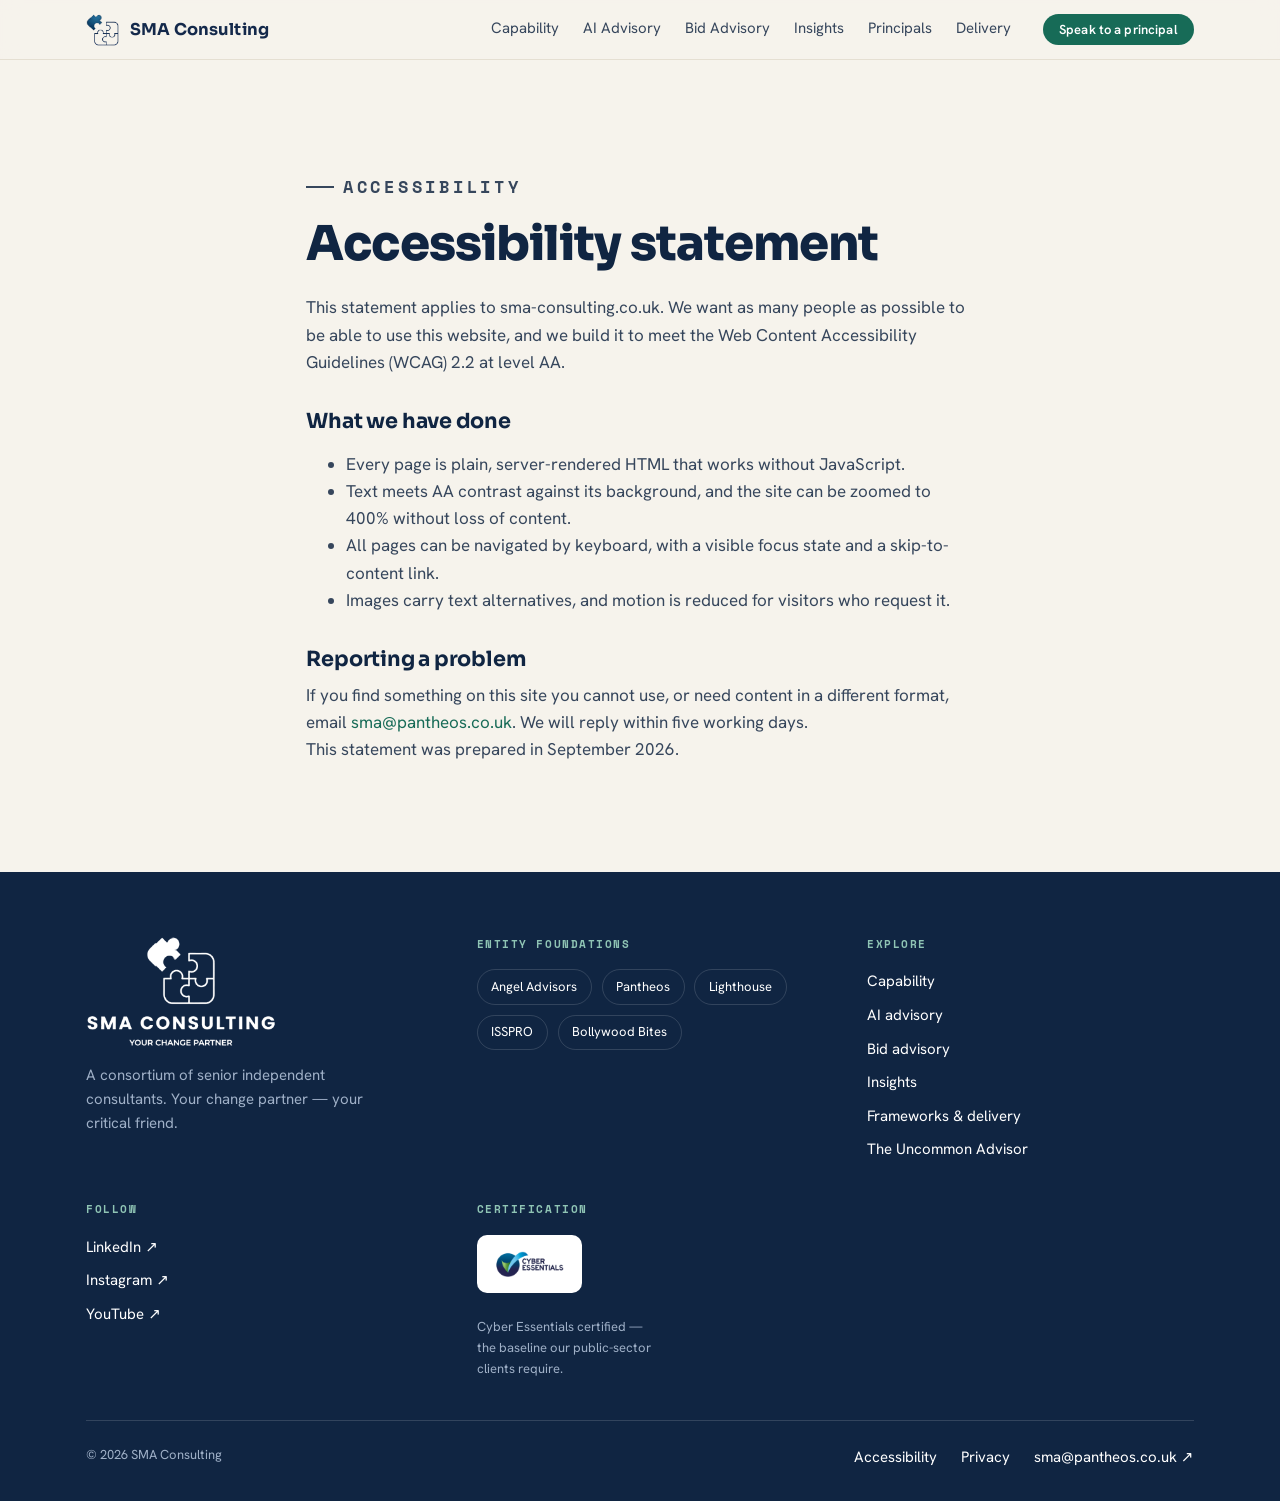
<file: accessibility/index.html>
<!DOCTYPE html>
<html lang="en-GB">
<head>
<meta charset="utf-8" />
<meta name="viewport" content="width=device-width, initial-scale=1" />
<title>Accessibility statement — SMA Consulting</title>
<meta name="description" content="Accessibility statement for sma-consulting.co.uk." />
<meta name="theme-color" content="#14294B" />
<link rel="canonical" href="https://sma-consulting.co.uk/accessibility/" />
<meta property="og:type" content="website" />
<meta property="og:site_name" content="SMA Consulting" />
<meta property="og:title" content="Accessibility statement — SMA Consulting" />
<meta property="og:description" content="Accessibility statement for sma-consulting.co.uk." />
<meta property="og:url" content="https://sma-consulting.co.uk/accessibility/" />
<meta property="og:image" content="https://sma-consulting.co.uk/assets/og-card.jpg" />
<meta property="og:image:width" content="1200" />
<meta property="og:image:height" content="630" />
<meta name="twitter:card" content="summary_large_image" />
<link rel="icon" type="image/png" sizes="32x32" href="../assets/favicon-32.png" />
<link rel="icon" type="image/png" sizes="512x512" href="../assets/favicon-512.png" />
<link rel="apple-touch-icon" href="../assets/apple-touch-icon.png" />
<link rel="preconnect" href="https://fonts.googleapis.com" />
<link rel="preconnect" href="https://fonts.gstatic.com" crossorigin />
<link rel="stylesheet" href="../styles.css" />
<link rel="stylesheet" href="../site.css" />
</head>
<body>
<a class="skip-link" href="#main">Skip to content</a><header class="site-header">
  <div class="sma-container site-header__inner">
    <a class="brand" href="../"><img src="../assets/logo-mark.webp" alt="" width="220" height="218" /><span>SMA Consulting</span></a>
    <div class="header-right">
      <nav class="nav" aria-label="Primary">
        <a href="../#capability">Capability</a>
        <a href="../ai-advisory/">AI Advisory</a>
        <a href="../bid-advisory/">Bid Advisory</a>
        <a href="../insights/">Insights</a>
        <a href="../#principals">Principals</a>
        <a href="../#delivery">Delivery</a>
      </nav>
      <a href="../#contact" class="sma-btn sma-btn--accent sma-btn--sm">Speak to a principal</a>
    </div>
  </div>
</header>
<main id="main">
<section class="section">
  <div class="sma-container narrow legal">
    <p class="sma-eyebrow" style="margin-bottom: var(--space-4);">Accessibility</p>
    <h1 style="font-family: var(--font-display); font-weight: var(--fw-extra); font-size: var(--fs-h1); line-height: 1.12; letter-spacing: var(--ls-tight); color: var(--navy-900); margin: 0 0 var(--space-5);">Accessibility statement</h1>
    <p>This statement applies to sma-consulting.co.uk. We want as many people as possible to be able to use this website, and we build it to meet the Web Content Accessibility Guidelines (WCAG) 2.2 at level AA.</p>
    <h2>What we have done</h2>
    <ul>
      <li>Every page is plain, server-rendered HTML that works without JavaScript.</li>
      <li>Text meets AA contrast against its background, and the site can be zoomed to 400% without loss of content.</li>
      <li>All pages can be navigated by keyboard, with a visible focus state and a skip-to-content link.</li>
      <li>Images carry text alternatives, and motion is reduced for visitors who request it.</li>
    </ul>
    <h2>Reporting a problem</h2>
    <p>If you find something on this site you cannot use, or need content in a different format, email <a href="mailto:sma@pantheos.co.uk">sma@pantheos.co.uk</a>. We will reply within five working days.</p>
    <p>This statement was prepared in September 2026.</p>
  </div>
</section>
</main>
<footer class="site-footer">
  <div class="sma-container">
    <div class="site-footer__cols">
      <div class="footer-brand">
        <img src="../assets/logo-lockup-white.webp" alt="SMA Consulting" width="600" height="352" />
        <p>A consortium of senior independent consultants. Your change partner &mdash; your critical friend.</p>
      </div>
      <div>
        <div class="footer-head">Entity foundations</div>
        <ul class="chips"><li class="chip chip--on-ink">Angel Advisors</li><li class="chip chip--on-ink">Pantheos</li><li class="chip chip--on-ink">Lighthouse</li><li class="chip chip--on-ink">ISSPRO</li><li class="chip chip--on-ink">Bollywood Bites</li></ul>
      </div>
      <div>
        <div class="footer-head">Explore</div>
        <div class="footer-links">
          <a href="../#capability">Capability</a>
          <a href="../ai-advisory/">AI advisory</a>
          <a href="../bid-advisory/">Bid advisory</a>
          <a href="../insights/">Insights</a>
          <a href="../#delivery">Frameworks &amp; delivery</a>
          <a href="../#podcast">The Uncommon Advisor</a>
        </div>
      </div>
      <div>
        <div class="footer-head">Follow</div>
        <div class="footer-links">
          <a href="https://www.linkedin.com/company/sma-consulting-uk" target="_blank" rel="noopener">LinkedIn &#8599;</a>
          <a href="https://www.instagram.com/sma_consulting_uk/" target="_blank" rel="noopener">Instagram &#8599;</a>
          <a href="https://youtu.be/3t0z7GjU358" target="_blank" rel="noopener">YouTube &#8599;</a>
        </div>
      </div>
      <div>
        <div class="footer-head">Certification</div>
        <div class="cert-plate"><img src="../assets/cyber-essentials.webp" alt="Cyber Essentials certified" width="420" height="199" /></div>
        <p class="cert-note">Cyber Essentials certified &mdash; the baseline our public-sector clients require.</p>
      </div>
    </div>
    <div class="site-footer__base">
      <span>&copy; 2026 SMA Consulting</span>
      <div class="footer-links" style="flex-direction: row; gap: var(--space-5);">
        <a href="../accessibility/">Accessibility</a>
        <a href="../privacy/">Privacy</a>
        <a href="mailto:sma@pantheos.co.uk">sma@pantheos.co.uk &#8599;</a>
      </div>
    </div>
  </div>
</footer>
</body>
</html>
</file>
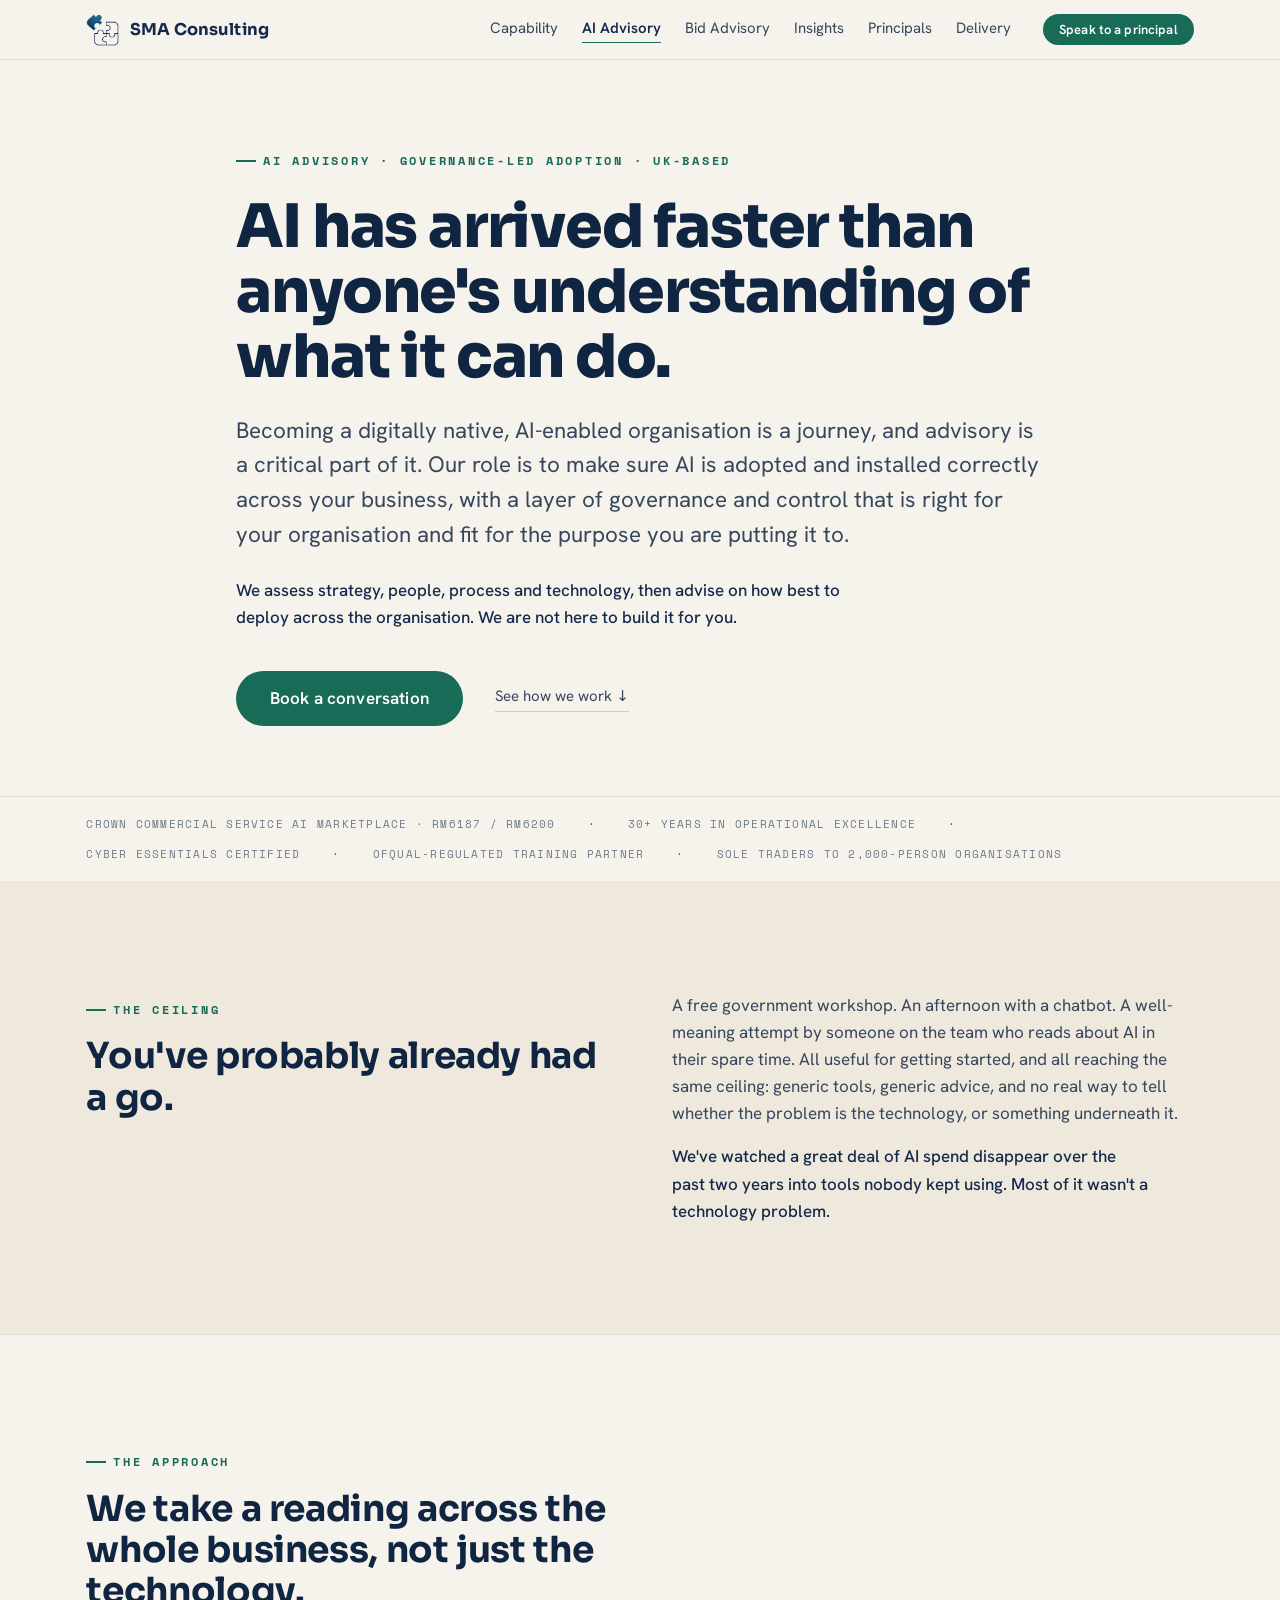
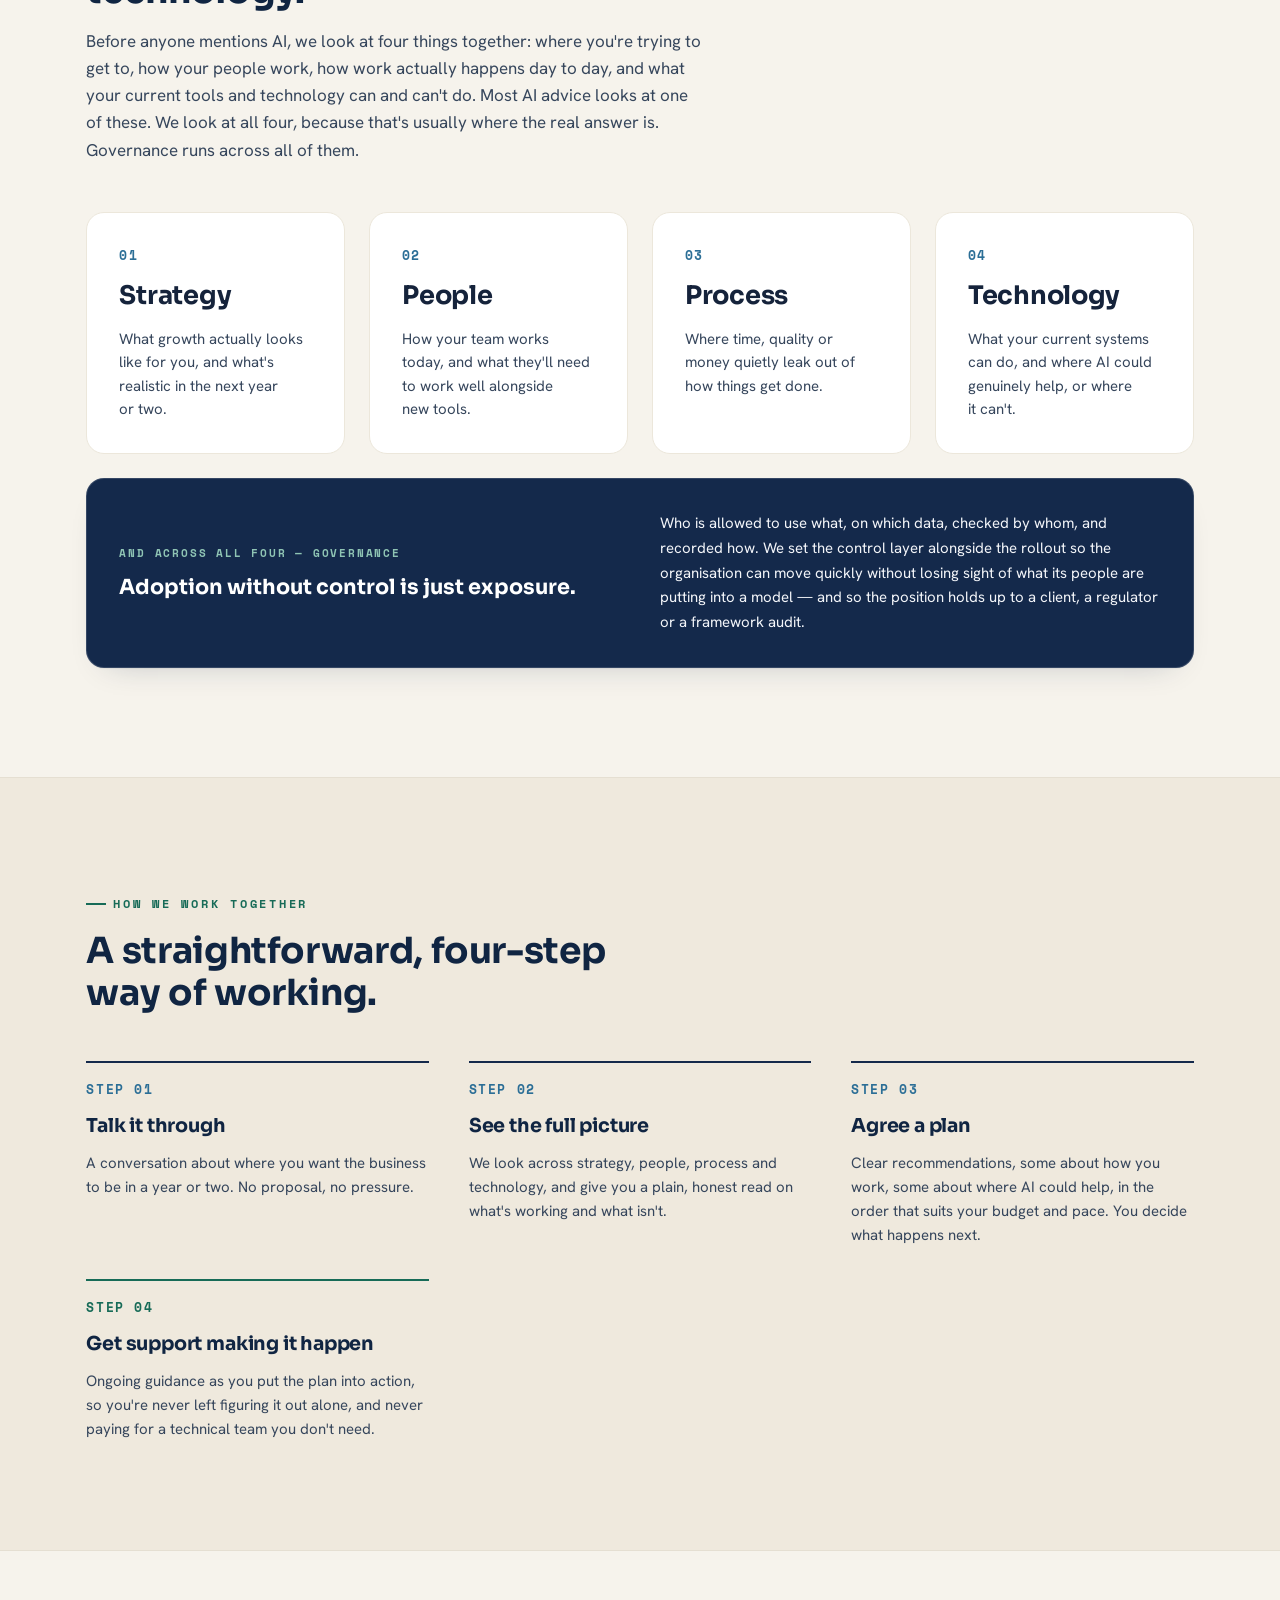
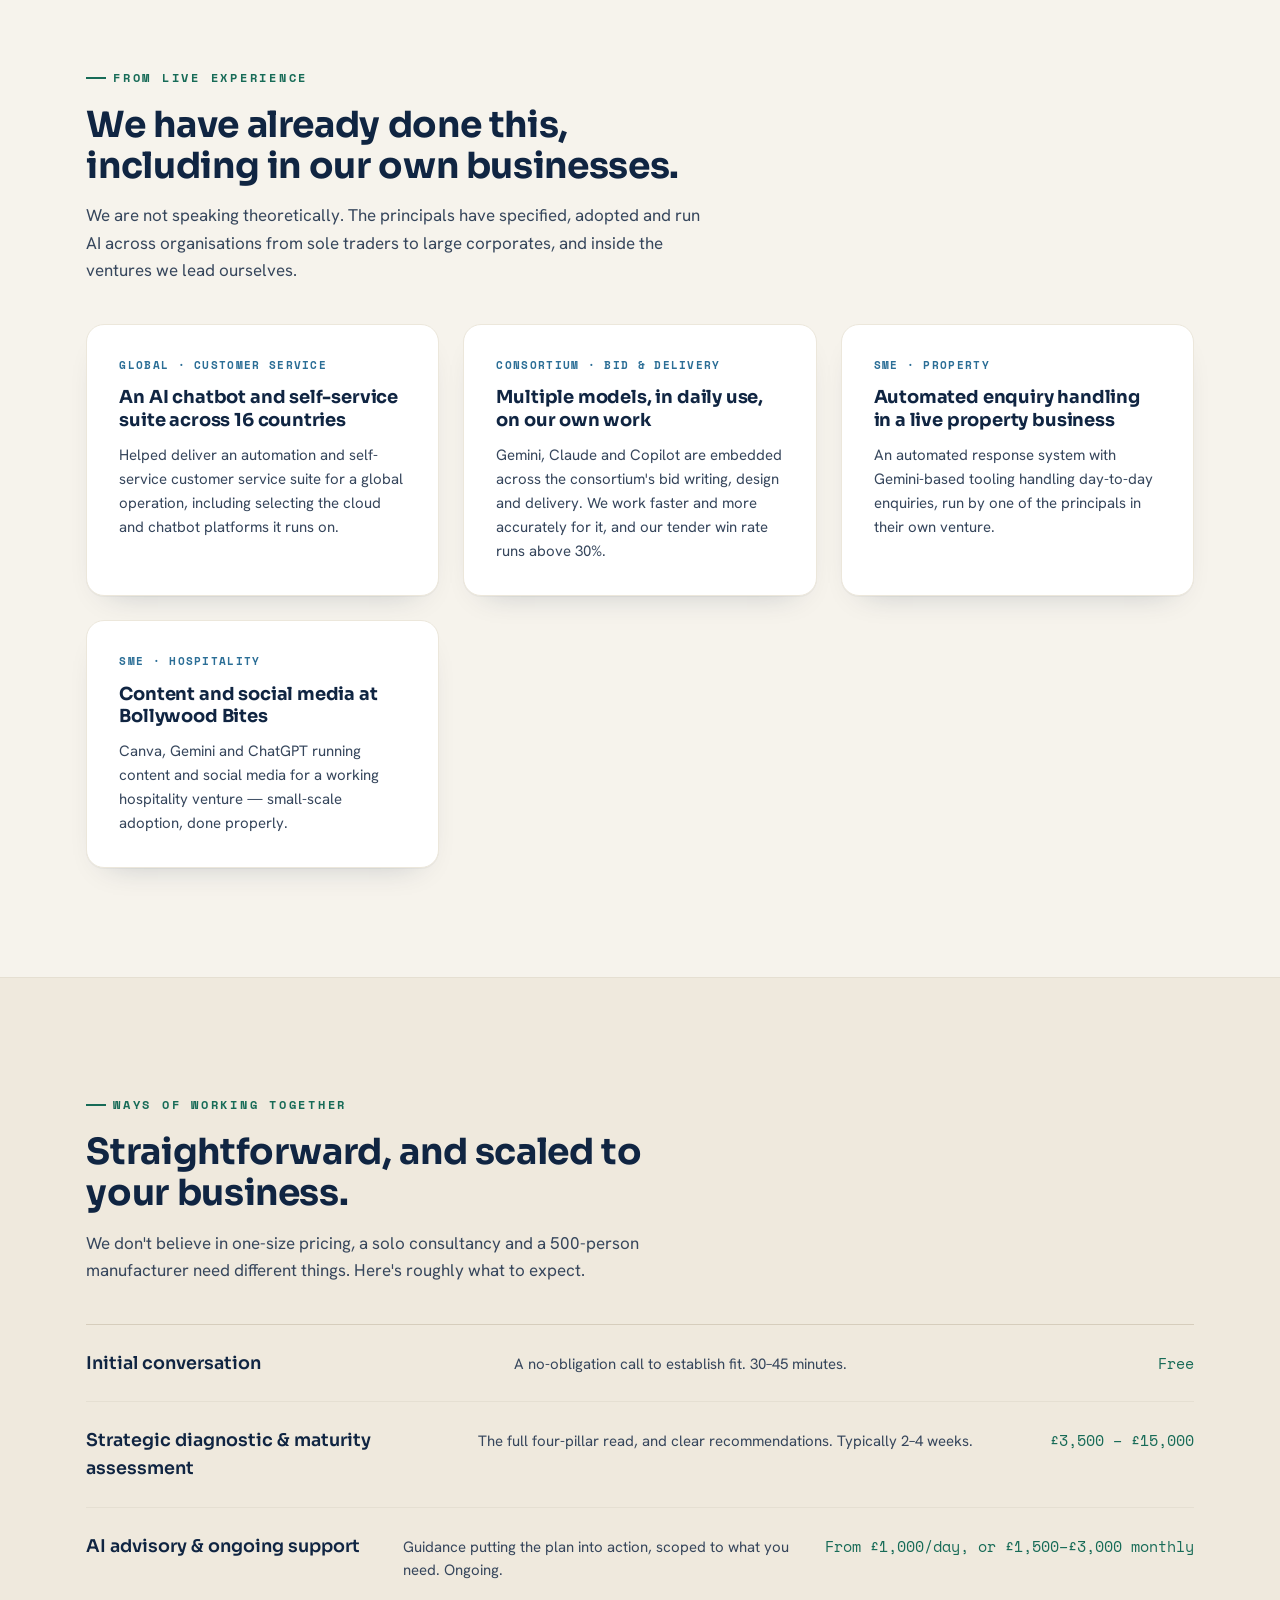
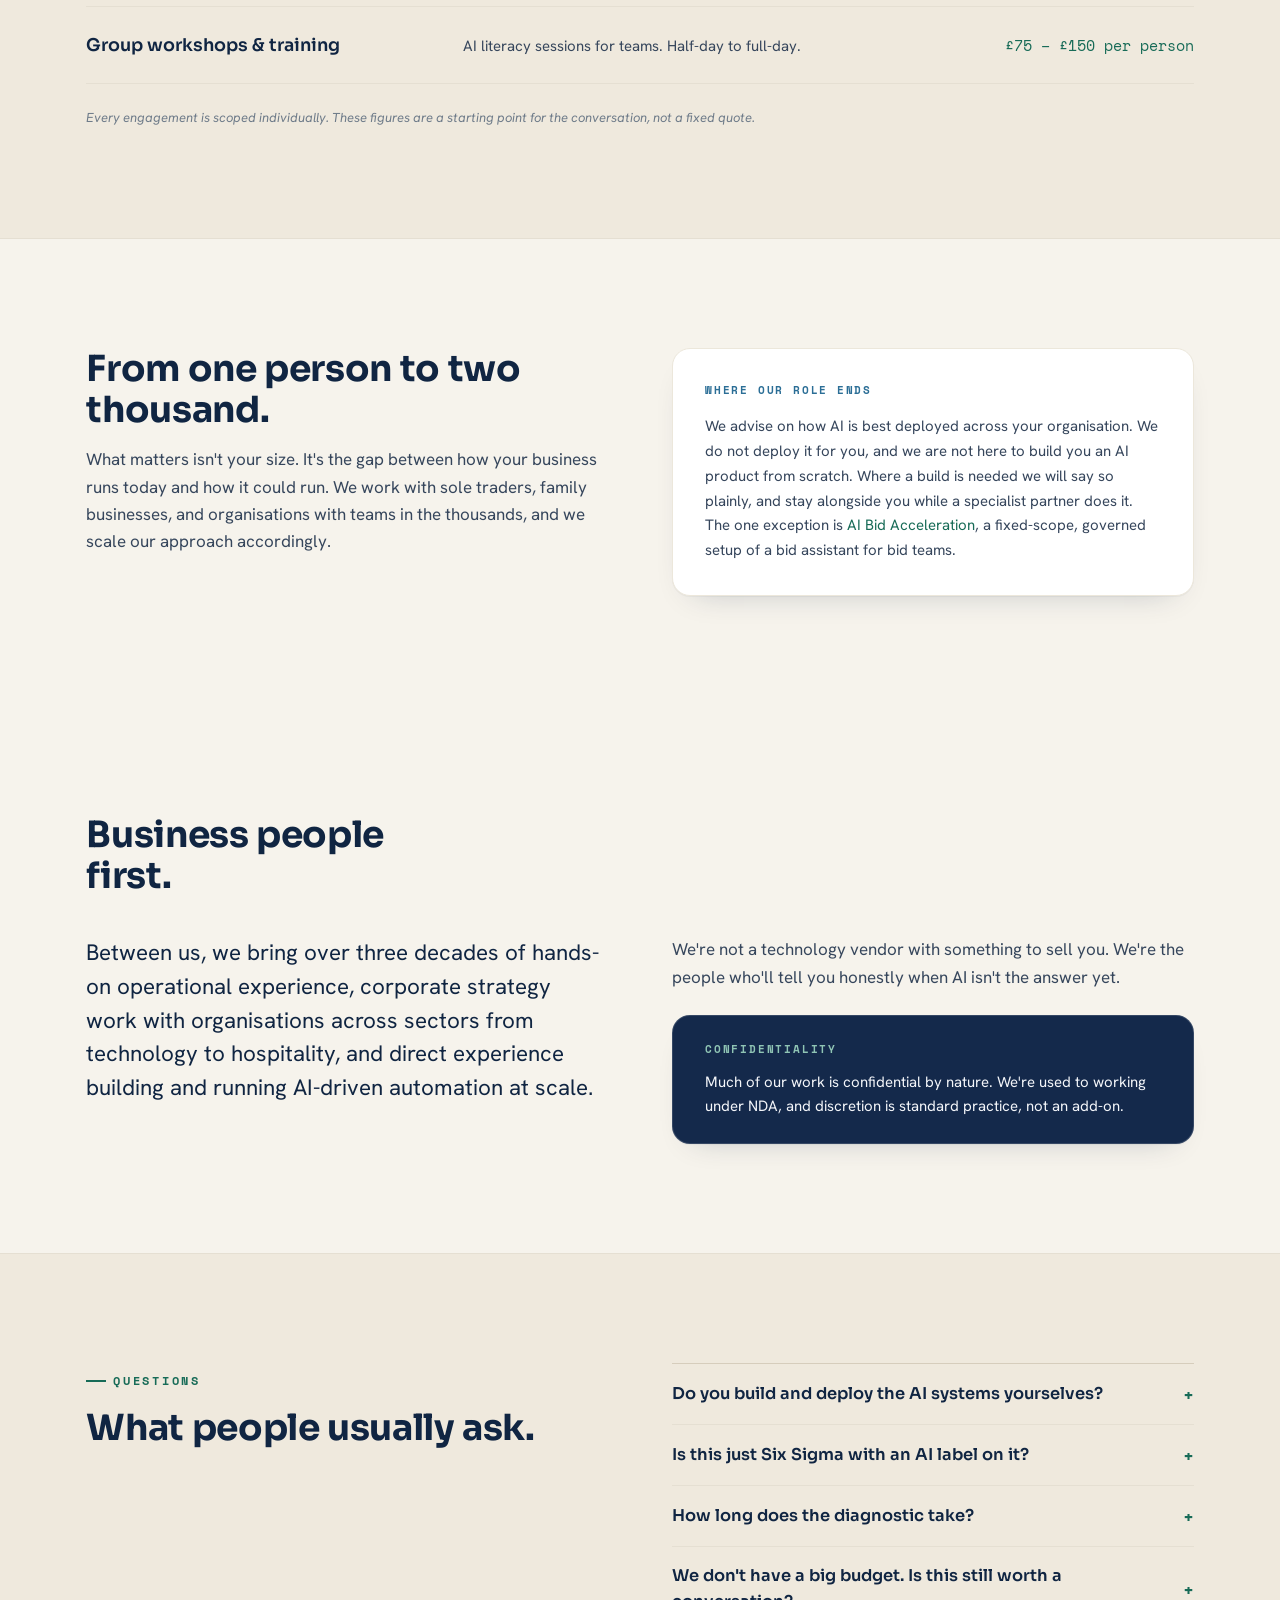
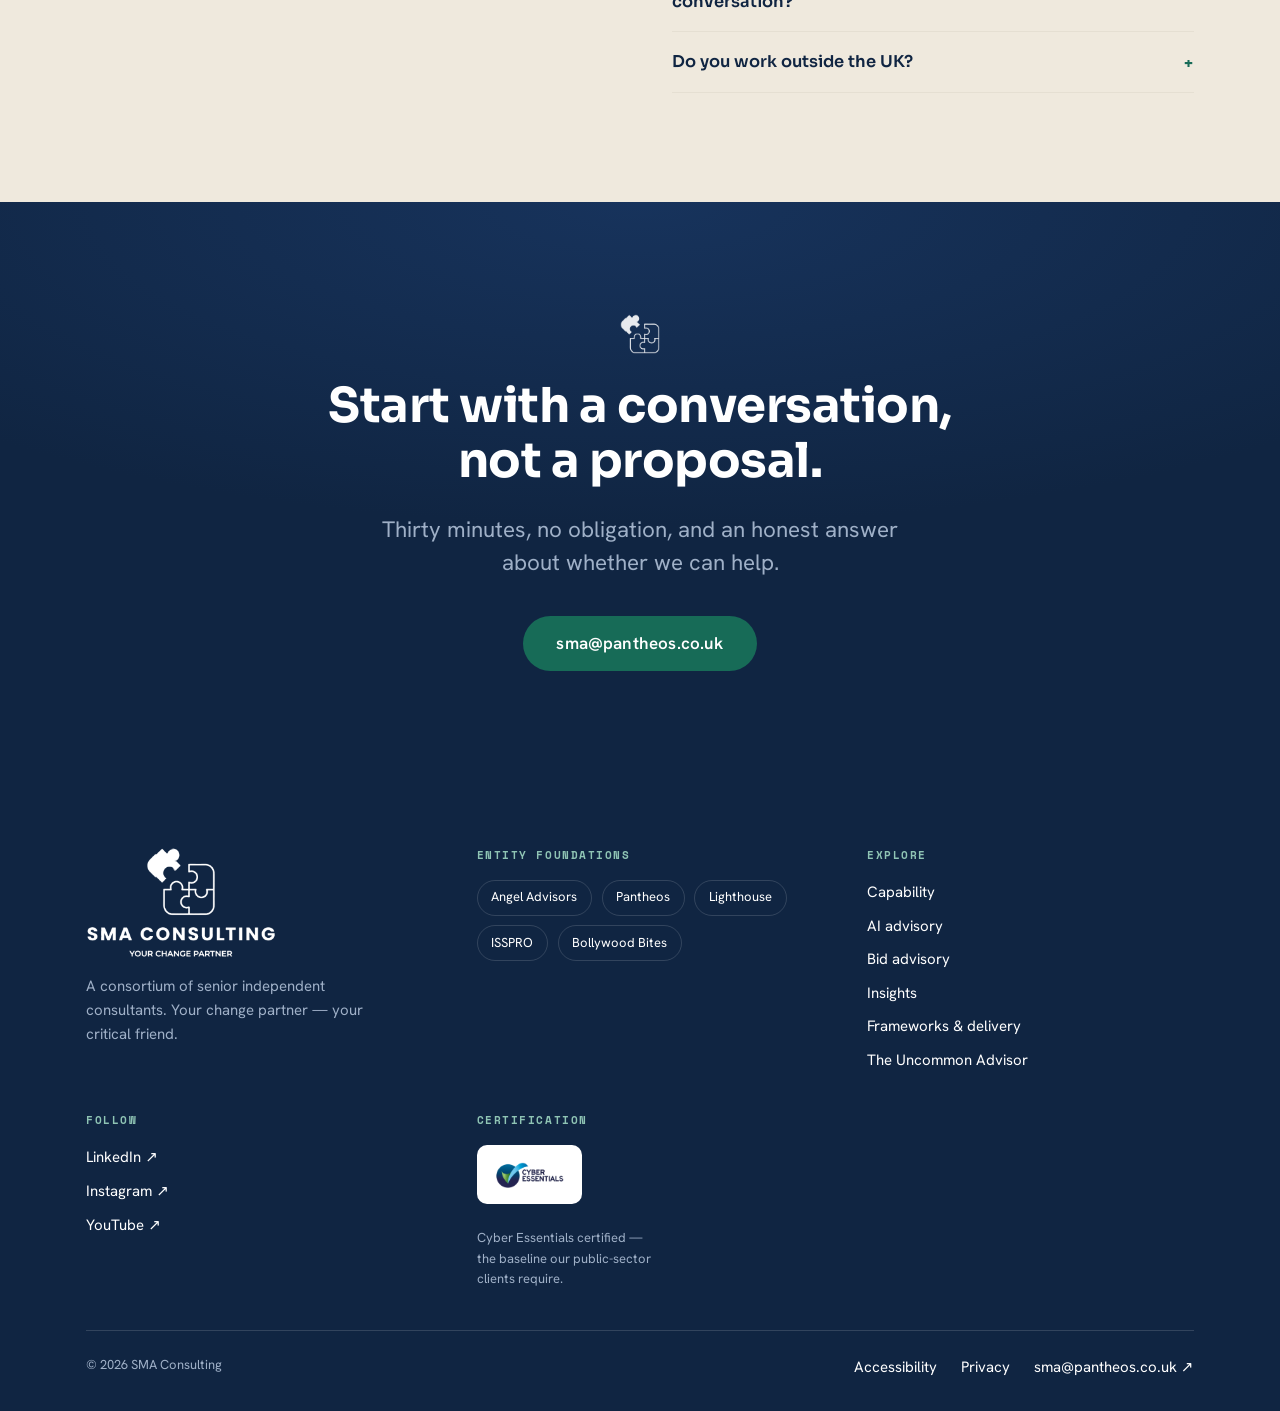
<file: ai-advisory/index.html>
<!DOCTYPE html>
<html lang="en-GB">
<head>
<meta charset="utf-8" />
<meta name="viewport" content="width=device-width, initial-scale=1" />
<title>AI Advisory — SMA Consulting</title>
<meta name="description" content="Governance-led AI advisory. We assess strategy, people, process and technology, then advise on how best to deploy AI across your organisation, with the right layer of control." />
<meta name="theme-color" content="#14294B" />
<link rel="canonical" href="https://sma-consulting.co.uk/ai-advisory/" />
<meta property="og:type" content="website" />
<meta property="og:site_name" content="SMA Consulting" />
<meta property="og:title" content="AI Advisory — SMA Consulting" />
<meta property="og:description" content="Governance-led AI advisory. We assess strategy, people, process and technology, then advise on how best to deploy AI across your organisation, with the right layer of control." />
<meta property="og:url" content="https://sma-consulting.co.uk/ai-advisory/" />
<meta property="og:image" content="https://sma-consulting.co.uk/assets/og-card.jpg" />
<meta property="og:image:width" content="1200" />
<meta property="og:image:height" content="630" />
<meta name="twitter:card" content="summary_large_image" />
<link rel="icon" type="image/png" sizes="32x32" href="../assets/favicon-32.png" />
<link rel="icon" type="image/png" sizes="512x512" href="../assets/favicon-512.png" />
<link rel="apple-touch-icon" href="../assets/apple-touch-icon.png" />
<link rel="preconnect" href="https://fonts.googleapis.com" />
<link rel="preconnect" href="https://fonts.gstatic.com" crossorigin />
<link rel="stylesheet" href="../styles.css" />
<link rel="stylesheet" href="../site.css" />
</head>
<body>
<a class="skip-link" href="#main">Skip to content</a><header class="site-header">
  <div class="sma-container site-header__inner">
    <a class="brand" href="../"><img src="../assets/logo-mark.webp" alt="" width="220" height="218" /><span>SMA Consulting</span></a>
    <div class="header-right">
      <nav class="nav" aria-label="Primary">
        <a href="../#capability">Capability</a>
        <a href="../ai-advisory/" aria-current="page">AI Advisory</a>
        <a href="../bid-advisory/">Bid Advisory</a>
        <a href="../insights/">Insights</a>
        <a href="../#principals">Principals</a>
        <a href="../#delivery">Delivery</a>
      </nav>
      <a href="../#contact" class="sma-btn sma-btn--accent sma-btn--sm">Speak to a principal</a>
    </div>
  </div>
</header>
<main id="main">


    <section style="padding-top: clamp(3rem, 2rem + 4vw, 5.5rem); padding-bottom: 0;">
      <div class="sma-container" style="max-width: 900px;">
        <p class="sma-eyebrow" style="margin-bottom: var(--space-5);">AI Advisory · Governance-led adoption · UK-based</p>
        <h1 style="font-family: var(--font-display); font-weight: var(--fw-extra); font-size: var(--fs-display-2); line-height: 1.08; letter-spacing: var(--ls-tight); color: var(--navy-900); max-width: 21ch; margin: 0 0 var(--space-5);">AI has arrived faster than anyone's understanding of what it can do.</h1>
        <p style="font-size: var(--fs-lead); line-height: 1.55; color: var(--text-body); max-width: 62ch; margin: 0 0 var(--space-5);">Becoming a digitally native, AI-enabled organisation is a journey, and advisory is a critical part of it. Our role is to make sure AI is adopted and installed correctly across your business, with a layer of governance and control that is right for your organisation and fit for the purpose you are putting it to.</p>
        <p style="font-size: var(--fs-body); line-height: var(--lh-body); color: var(--navy-800); font-weight: var(--fw-medium); max-width: 62ch; margin: 0 0 var(--space-7);">We assess strategy, people, process and technology, then advise on how best to deploy across the organisation. We are not here to build it for you.</p>
        <div style="display: flex; align-items: center; gap: var(--space-6); flex-wrap: wrap; padding-bottom: clamp(3rem, 2rem + 3vw, 4.5rem);">
          <a href="#book" class="sma-btn sma-btn--accent sma-btn--lg">Book a conversation</a>
          <a href="#process" style="font-size: var(--fs-body-sm); color: var(--text-body); text-decoration: none; border-bottom: 1px solid var(--border-strong); padding-bottom: 3px;">See how we work ↓</a>
        </div>
      </div>
      <div style="border-top: 1px solid var(--border); border-bottom: 1px solid var(--border);">
        <div class="sma-container" style="display: flex; flex-wrap: wrap; align-items: center; gap: 0.75rem var(--space-6); padding-top: 1.15rem; padding-bottom: 1.15rem; font-family: var(--font-mono); font-size: 0.7rem; letter-spacing: 0.11em; text-transform: uppercase; color: var(--text-muted);">
          <span>Crown Commercial Service AI Marketplace · RM6187 / RM6200</span>
          <span aria-hidden="true" style="color: var(--accent);">·</span>
          <span>30+ Years in Operational Excellence</span>
          <span aria-hidden="true" style="color: var(--accent);">·</span>
          <span>Cyber Essentials Certified</span>
          <span aria-hidden="true" style="color: var(--accent);">·</span>
          <span>Ofqual-Regulated Training Partner</span>
          <span aria-hidden="true" style="color: var(--accent);">·</span>
          <span>Sole Traders to 2,000-Person Organisations</span>
        </div>
      </div>
    </section>

    <section style="background: var(--surface-section); border-bottom: 1px solid var(--border); padding-block: var(--section-y);">
      <div class="sma-container">
        <div style="display: grid; grid-template-columns: repeat(auto-fit, minmax(min(320px, 100%), 1fr)); gap: var(--space-8) var(--space-9); align-items: start;">
          <div>
            <p class="sma-eyebrow" style="margin-bottom: var(--space-4);">The Ceiling</p>
            <h2 style="font-family: var(--font-display); font-weight: var(--fw-bold); font-size: var(--fs-h2); line-height: 1.15; letter-spacing: var(--ls-snug); color: var(--navy-900); max-width: 22ch; margin: 0;">You've probably already had a go.</h2>
          </div>
          <div style="display: flex; flex-direction: column; gap: var(--space-4); max-width: 62ch;">
            <p style="font-size: var(--fs-body); line-height: var(--lh-body); color: var(--text-body); margin: 0;">A free government workshop. An afternoon with a chatbot. A well-meaning attempt by someone on the team who reads about AI in their spare time. All useful for getting started, and all reaching the same ceiling: generic tools, generic advice, and no real way to tell whether the problem is the technology, or something underneath it.</p>
            <p style="font-size: var(--fs-body); line-height: var(--lh-body); color: var(--navy-800); font-weight: var(--fw-medium); margin: 0;">We've watched a great deal of AI spend disappear over the past two years into tools nobody kept using. Most of it wasn't a technology problem.</p>
          </div>
        </div>
      </div>
    </section>

    <section id="approach" style="padding-block: var(--section-y);">
      <div class="sma-container">
        <div style="max-width: 62ch; margin-bottom: var(--space-8);">
          <p class="sma-eyebrow" style="margin-bottom: var(--space-4);">The Approach</p>
          <h2 style="font-family: var(--font-display); font-weight: var(--fw-bold); font-size: var(--fs-h2); line-height: 1.15; letter-spacing: var(--ls-snug); color: var(--navy-900); margin: 0 0 var(--space-4);">We take a reading across the whole business, not just the technology.</h2>
          <p style="font-size: var(--fs-body); line-height: var(--lh-body); color: var(--text-body); margin: 0;">Before anyone mentions AI, we look at four things together: where you're trying to get to, how your people work, how work actually happens day to day, and what your current tools and technology can and can't do. Most AI advice looks at one of these. We look at all four, because that's usually where the real answer is. Governance runs across all of them.</p>
        </div>
        <div style="display: grid; grid-template-columns: repeat(auto-fit, minmax(min(230px, 100%), 1fr)); gap: var(--space-5);">
          <div class="sma-pillar" style="gap: var(--space-3);">
            <div>
              <div class="sma-pillar__no" style="margin-bottom: 0.6rem;">01</div>
              <div class="sma-pillar__title">Strategy</div>
            </div>
            <p style="font-size: var(--fs-body-sm); line-height: 1.55; color: var(--text-body); margin: 0;">What growth actually looks like for you, and what's realistic in the next year or two.</p>
          </div>
          <div class="sma-pillar" style="gap: var(--space-3);">
            <div>
              <div class="sma-pillar__no" style="margin-bottom: 0.6rem;">02</div>
              <div class="sma-pillar__title">People</div>
            </div>
            <p style="font-size: var(--fs-body-sm); line-height: 1.55; color: var(--text-body); margin: 0;">How your team works today, and what they'll need to work well alongside new tools.</p>
          </div>
          <div class="sma-pillar" style="gap: var(--space-3);">
            <div>
              <div class="sma-pillar__no" style="margin-bottom: 0.6rem;">03</div>
              <div class="sma-pillar__title">Process</div>
            </div>
            <p style="font-size: var(--fs-body-sm); line-height: 1.55; color: var(--text-body); margin: 0;">Where time, quality or money quietly leak out of how things get done.</p>
          </div>
          <div class="sma-pillar" style="gap: var(--space-3);">
            <div>
              <div class="sma-pillar__no" style="margin-bottom: 0.6rem;">04</div>
              <div class="sma-pillar__title">Technology</div>
            </div>
            <p style="font-size: var(--fs-body-sm); line-height: 1.55; color: var(--text-body); margin: 0;">What your current systems can do, and where AI could genuinely help, or where it can't.</p>
          </div>
        </div>
        <div class="sma-card sma-card--ink" style="margin-top: var(--space-5); display: grid; grid-template-columns: repeat(auto-fit, minmax(min(260px, 100%), 1fr)); gap: var(--space-5) var(--space-7); align-items: center; padding: var(--space-6);">
          <div>
            <p style="font-family: var(--font-mono); font-size: 0.7rem; font-weight: var(--fw-bold); letter-spacing: 0.16em; text-transform: uppercase; color: var(--teal-300); margin: 0 0 var(--space-3);">And across all four — governance</p>
            <p style="font-family: var(--font-display); font-size: 1.3rem; font-weight: var(--fw-bold); color: #fff; line-height: 1.3; margin: 0;">Adoption without control is just exposure.</p>
          </div>
          <p style="font-size: var(--fs-body-sm); line-height: 1.65; color: var(--text-on-ink); margin: 0;">Who is allowed to use what, on which data, checked by whom, and recorded how. We set the control layer alongside the rollout so the organisation can move quickly without losing sight of what its people are putting into a model — and so the position holds up to a client, a regulator or a framework audit.</p>
        </div>
      </div>
    </section>

    <section id="process" style="background: var(--surface-section); border-top: 1px solid var(--border); border-bottom: 1px solid var(--border); padding-block: var(--section-y);">
      <div class="sma-container">
        <div style="max-width: 56ch; margin-bottom: var(--space-8);">
          <p class="sma-eyebrow" style="margin-bottom: var(--space-4);">How We Work Together</p>
          <h2 style="font-family: var(--font-display); font-weight: var(--fw-bold); font-size: var(--fs-h2); line-height: 1.15; letter-spacing: var(--ls-snug); color: var(--navy-900); margin: 0;">A straightforward, four-step way of working.</h2>
        </div>
        <ol style="list-style: none; margin: 0; padding: 0; display: grid; grid-template-columns: repeat(auto-fit, minmax(min(260px, 100%), 1fr)); gap: var(--space-6) var(--space-7);">
          <li style="display: flex; flex-direction: column; gap: 0.85rem; padding-top: var(--space-4); border-top: 2px solid var(--navy-800);">
            <span style="font-family: var(--font-mono); font-size: var(--fs-caption); font-weight: var(--fw-bold); letter-spacing: 0.12em; color: var(--steel-500);">STEP 01</span>
            <h3 style="font-family: var(--font-display); font-size: 1.2rem; font-weight: var(--fw-bold); color: var(--navy-900); margin: 0;">Talk it through</h3>
            <p style="font-size: var(--fs-body-sm); line-height: 1.6; color: var(--text-body); margin: 0;">A conversation about where you want the business to be in a year or two. No proposal, no pressure.</p>
          </li>
          <li style="display: flex; flex-direction: column; gap: 0.85rem; padding-top: var(--space-4); border-top: 2px solid var(--navy-800);">
            <span style="font-family: var(--font-mono); font-size: var(--fs-caption); font-weight: var(--fw-bold); letter-spacing: 0.12em; color: var(--steel-500);">STEP 02</span>
            <h3 style="font-family: var(--font-display); font-size: 1.2rem; font-weight: var(--fw-bold); color: var(--navy-900); margin: 0;">See the full picture</h3>
            <p style="font-size: var(--fs-body-sm); line-height: 1.6; color: var(--text-body); margin: 0;">We look across strategy, people, process and technology, and give you a plain, honest read on what's working and what isn't.</p>
          </li>
          <li style="display: flex; flex-direction: column; gap: 0.85rem; padding-top: var(--space-4); border-top: 2px solid var(--navy-800);">
            <span style="font-family: var(--font-mono); font-size: var(--fs-caption); font-weight: var(--fw-bold); letter-spacing: 0.12em; color: var(--steel-500);">STEP 03</span>
            <h3 style="font-family: var(--font-display); font-size: 1.2rem; font-weight: var(--fw-bold); color: var(--navy-900); margin: 0;">Agree a plan</h3>
            <p style="font-size: var(--fs-body-sm); line-height: 1.6; color: var(--text-body); margin: 0;">Clear recommendations, some about how you work, some about where AI could help, in the order that suits your budget and pace. You decide what happens next.</p>
          </li>
          <li style="display: flex; flex-direction: column; gap: 0.85rem; padding-top: var(--space-4); border-top: 2px solid var(--accent);">
            <span style="font-family: var(--font-mono); font-size: var(--fs-caption); font-weight: var(--fw-bold); letter-spacing: 0.12em; color: var(--accent);">STEP 04</span>
            <h3 style="font-family: var(--font-display); font-size: 1.2rem; font-weight: var(--fw-bold); color: var(--navy-900); margin: 0;">Get support making it happen</h3>
            <p style="font-size: var(--fs-body-sm); line-height: 1.6; color: var(--text-body); margin: 0;">Ongoing guidance as you put the plan into action, so you're never left figuring it out alone, and never paying for a technical team you don't need.</p>
          </li>
        </ol>
      </div>
    </section>

    <section id="evidence" style="padding-block: var(--section-y);">
      <div class="sma-container">
        <div style="max-width: 62ch; margin-bottom: var(--space-7);">
          <p class="sma-eyebrow" style="margin-bottom: var(--space-4);">From live experience</p>
          <h2 style="font-family: var(--font-display); font-weight: var(--fw-bold); font-size: var(--fs-h2); line-height: 1.15; letter-spacing: var(--ls-snug); color: var(--navy-900); margin: 0 0 var(--space-4);">We have already done this, including in our own businesses.</h2>
          <p style="font-size: var(--fs-body); line-height: var(--lh-body); color: var(--text-body); margin: 0;">We are not speaking theoretically. The principals have specified, adopted and run AI across organisations from sole traders to large corporates, and inside the ventures we lead ourselves.</p>
        </div>
        <div style="display: grid; grid-template-columns: repeat(auto-fit, minmax(min(270px, 100%), 1fr)); gap: var(--space-5);">
          <article class="sma-card" style="display: flex; flex-direction: column; gap: var(--space-3);">
            <span style="font-family: var(--font-mono); font-size: 0.68rem; font-weight: var(--fw-bold); letter-spacing: 0.12em; text-transform: uppercase; color: var(--steel-500);">Global · Customer service</span>
            <h3 style="font-family: var(--font-display); font-size: 1.12rem; font-weight: var(--fw-bold); color: var(--navy-900); margin: 0;">An AI chatbot and self-service suite across 16 countries</h3>
            <p style="font-size: var(--fs-body-sm); line-height: 1.6; color: var(--text-body); margin: 0;">Helped deliver an automation and self-service customer service suite for a global operation, including selecting the cloud and chatbot platforms it runs on.</p>
          </article>
          <article class="sma-card" style="display: flex; flex-direction: column; gap: var(--space-3);">
            <span style="font-family: var(--font-mono); font-size: 0.68rem; font-weight: var(--fw-bold); letter-spacing: 0.12em; text-transform: uppercase; color: var(--steel-500);">Consortium · Bid &amp; delivery</span>
            <h3 style="font-family: var(--font-display); font-size: 1.12rem; font-weight: var(--fw-bold); color: var(--navy-900); margin: 0;">Multiple models, in daily use, on our own work</h3>
            <p style="font-size: var(--fs-body-sm); line-height: 1.6; color: var(--text-body); margin: 0;">Gemini, Claude and Copilot are embedded across the consortium's bid writing, design and delivery. We work faster and more accurately for it, and our tender win rate runs above 30%.</p>
          </article>
          <article class="sma-card" style="display: flex; flex-direction: column; gap: var(--space-3);">
            <span style="font-family: var(--font-mono); font-size: 0.68rem; font-weight: var(--fw-bold); letter-spacing: 0.12em; text-transform: uppercase; color: var(--steel-500);">SME · Property</span>
            <h3 style="font-family: var(--font-display); font-size: 1.12rem; font-weight: var(--fw-bold); color: var(--navy-900); margin: 0;">Automated enquiry handling in a live property business</h3>
            <p style="font-size: var(--fs-body-sm); line-height: 1.6; color: var(--text-body); margin: 0;">An automated response system with Gemini-based tooling handling day-to-day enquiries, run by one of the principals in their own venture.</p>
          </article>
          <article class="sma-card" style="display: flex; flex-direction: column; gap: var(--space-3);">
            <span style="font-family: var(--font-mono); font-size: 0.68rem; font-weight: var(--fw-bold); letter-spacing: 0.12em; text-transform: uppercase; color: var(--steel-500);">SME · Hospitality</span>
            <h3 style="font-family: var(--font-display); font-size: 1.12rem; font-weight: var(--fw-bold); color: var(--navy-900); margin: 0;">Content and social media at Bollywood Bites</h3>
            <p style="font-size: var(--fs-body-sm); line-height: 1.6; color: var(--text-body); margin: 0;">Canva, Gemini and ChatGPT running content and social media for a working hospitality venture — small-scale adoption, done properly.</p>
          </article>
        </div>
      </div>
    </section>

    <section id="investment" style="background: var(--surface-section); border-top: 1px solid var(--border); border-bottom: 1px solid var(--border); padding-block: var(--section-y);">
      <div class="sma-container">
        <div style="max-width: 62ch; margin-bottom: var(--space-7);">
          <p class="sma-eyebrow" style="margin-bottom: var(--space-4);">Ways of Working Together</p>
          <h2 style="font-family: var(--font-display); font-weight: var(--fw-bold); font-size: var(--fs-h2); line-height: 1.15; letter-spacing: var(--ls-snug); color: var(--navy-900); margin: 0 0 var(--space-4);">Straightforward, and scaled to your business.</h2>
          <p style="font-size: var(--fs-body); line-height: var(--lh-body); color: var(--text-body); margin: 0;">We don't believe in one-size pricing, a solo consultancy and a 500-person manufacturer need different things. Here's roughly what to expect.</p>
        </div>
        <div style="border-top: 1px solid var(--border-strong);">
          <div style="display: flex; flex-wrap: wrap; align-items: baseline; gap: 0.4rem var(--space-6); padding-block: var(--space-5); border-bottom: 1px solid var(--border);">
            <div style="flex: 1 1 240px; font-family: var(--font-display); font-size: 1.1rem; font-weight: var(--fw-semibold); color: var(--navy-900);">Initial conversation</div>
            <div style="flex: 2 1 300px; font-size: var(--fs-body-sm); line-height: 1.55; color: var(--text-body);">A no-obligation call to establish fit. 30–45 minutes.</div>
            <div style="flex: 0 0 auto; margin-left: auto; font-family: var(--font-mono); font-size: var(--fs-body-sm); color: var(--accent); white-space: nowrap;">Free</div>
          </div>
          <div style="display: flex; flex-wrap: wrap; align-items: baseline; gap: 0.4rem var(--space-6); padding-block: var(--space-5); border-bottom: 1px solid var(--border);">
            <div style="flex: 1 1 240px; font-family: var(--font-display); font-size: 1.1rem; font-weight: var(--fw-semibold); color: var(--navy-900);">Strategic diagnostic &amp; maturity assessment</div>
            <div style="flex: 2 1 300px; font-size: var(--fs-body-sm); line-height: 1.55; color: var(--text-body);">The full four-pillar read, and clear recommendations. Typically 2–4 weeks.</div>
            <div style="flex: 0 0 auto; margin-left: auto; font-family: var(--font-mono); font-size: var(--fs-body-sm); color: var(--accent); white-space: nowrap;">£3,500 – £15,000</div>
          </div>
          <div style="display: flex; flex-wrap: wrap; align-items: baseline; gap: 0.4rem var(--space-6); padding-block: var(--space-5); border-bottom: 1px solid var(--border);">
            <div style="flex: 1 1 240px; font-family: var(--font-display); font-size: 1.1rem; font-weight: var(--fw-semibold); color: var(--navy-900);">AI advisory &amp; ongoing support</div>
            <div style="flex: 2 1 300px; font-size: var(--fs-body-sm); line-height: 1.55; color: var(--text-body);">Guidance putting the plan into action, scoped to what you need. Ongoing.</div>
            <div style="flex: 0 1 auto; margin-left: auto; font-family: var(--font-mono); font-size: var(--fs-body-sm); color: var(--accent); text-align: right;">From £1,000/day, or £1,500–£3,000 monthly</div>
          </div>
          <div style="display: flex; flex-wrap: wrap; align-items: baseline; gap: 0.4rem var(--space-6); padding-block: var(--space-5); border-bottom: 1px solid var(--border);">
            <div style="flex: 1 1 240px; font-family: var(--font-display); font-size: 1.1rem; font-weight: var(--fw-semibold); color: var(--navy-900);">Group workshops &amp; training</div>
            <div style="flex: 2 1 300px; font-size: var(--fs-body-sm); line-height: 1.55; color: var(--text-body);">AI literacy sessions for teams. Half-day to full-day.</div>
            <div style="flex: 0 0 auto; margin-left: auto; font-family: var(--font-mono); font-size: var(--fs-body-sm); color: var(--accent); white-space: nowrap;">£75 – £150 per person</div>
          </div>
        </div>
        <p style="margin-top: var(--space-5); font-size: var(--fs-caption); color: var(--text-muted); font-style: italic;">Every engagement is scoped individually. These figures are a starting point for the conversation, not a fixed quote.</p>
      </div>
    </section>

    <section style="padding-block: var(--section-y);">
      <div class="sma-container">
        <div style="display: grid; grid-template-columns: repeat(auto-fit, minmax(min(320px, 100%), 1fr)); gap: var(--space-8) var(--space-9); align-items: start;">
          <div>
            <h2 style="font-family: var(--font-display); font-weight: var(--fw-bold); font-size: var(--fs-h2); line-height: 1.15; letter-spacing: var(--ls-snug); color: var(--navy-900); max-width: 20ch; margin: 0 0 var(--space-4);">From one person to two thousand.</h2>
            <p style="font-size: var(--fs-body); line-height: var(--lh-body); color: var(--text-body); max-width: 58ch; margin: 0;">What matters isn't your size. It's the gap between how your business runs today and how it could run. We work with sole traders, family businesses, and organisations with teams in the thousands, and we scale our approach accordingly.</p>
          </div>
          <div class="sma-card" style="padding: var(--space-6);">
            <p style="font-family: var(--font-mono); font-size: 0.7rem; font-weight: var(--fw-bold); letter-spacing: 0.16em; text-transform: uppercase; color: var(--steel-500); margin: 0 0 var(--space-4);">Where our role ends</p>
            <p style="font-size: var(--fs-body-sm); line-height: 1.65; color: var(--text-body); margin: 0;">We advise on how AI is best deployed across your organisation. We do not deploy it for you, and we are not here to build you an AI product from scratch. Where a build is needed we will say so plainly, and stay alongside you while a specialist partner does it. The one exception is <a href="../bid-advisory/#offers">AI Bid Acceleration</a>, a fixed-scope, governed setup of a bid assistant for bid teams.</p>
          </div>
        </div>
      </div>
    </section>

    <section style="padding-block: var(--section-y);">
      <div class="sma-container">
        <div style="max-width: 34ch; margin-bottom: var(--space-7);">
          <h2 style="font-family: var(--font-display); font-weight: var(--fw-bold); font-size: var(--fs-h2); line-height: 1.15; letter-spacing: var(--ls-snug); color: var(--navy-900); margin: 0;">Business people first.</h2>
        </div>
        <div style="display: grid; grid-template-columns: repeat(auto-fit, minmax(min(300px, 100%), 1fr)); gap: var(--space-7) var(--space-9); align-items: start;">
          <p style="font-size: var(--fs-lead); line-height: 1.5; color: var(--navy-900); margin: 0;">Between us, we bring over three decades of hands-on operational experience, corporate strategy work with organisations across sectors from technology to hospitality, and direct experience building and running AI-driven automation at scale.</p>
          <div style="display: flex; flex-direction: column; gap: var(--space-5);">
            <p style="font-size: var(--fs-body); line-height: var(--lh-body); color: var(--text-body); margin: 0;">We're not a technology vendor with something to sell you. We're the people who'll tell you honestly when AI isn't the answer yet.</p>
            <div class="sma-card sma-card--ink" style="padding: var(--space-5) var(--space-6);">
              <p style="font-family: var(--font-mono); font-size: 0.7rem; font-weight: var(--fw-bold); letter-spacing: 0.16em; text-transform: uppercase; color: var(--teal-300); margin: 0 0 var(--space-3);">Confidentiality</p>
              <p style="font-size: var(--fs-body-sm); line-height: 1.65; color: var(--text-on-ink); margin: 0;">Much of our work is confidential by nature. We're used to working under NDA, and discretion is standard practice, not an add-on.</p>
            </div>
          </div>
        </div>
      </div>
    </section>

    <section id="faq" style="background: var(--surface-section); border-top: 1px solid var(--border); padding-block: var(--section-y);">
      <div class="sma-container">
        <div style="display: grid; grid-template-columns: repeat(auto-fit, minmax(min(300px, 100%), 1fr)); gap: var(--space-7) var(--space-9); align-items: start;">
          <div>
            <p class="sma-eyebrow" style="margin-bottom: var(--space-4);">Questions</p>
            <h2 style="font-family: var(--font-display); font-weight: var(--fw-bold); font-size: var(--fs-h2); line-height: 1.15; letter-spacing: var(--ls-snug); color: var(--navy-900); margin: 0;">What people usually ask.</h2>
          </div>
          <div class="faq">
            <details style="border-bottom: 1px solid var(--border); padding-block: var(--space-4);">
              <summary style="cursor: pointer; display: flex; justify-content: space-between; align-items: center; gap: var(--space-4); font-family: var(--font-display); font-size: 1.02rem; font-weight: var(--fw-semibold); color: var(--navy-900);">Do you build and deploy the AI systems yourselves?<span class="pm" aria-hidden="true" style="font-family: var(--font-mono); font-size: 1.1rem; color: var(--accent); flex: none;"></span></summary>
              <p style="margin: var(--space-3) 0 0; font-size: var(--fs-body-sm); line-height: 1.65; color: var(--text-body); max-width: 62ch;">No. We advise on how AI should be adopted, governed and rolled out, and we stay closely involved while your team or a specialist partner does the building. You will always know exactly who is doing what. The one exception is our fixed-scope <a href="../bid-advisory/#offers">AI Bid Acceleration</a> service for bid teams.</p>
            </details>
            <details style="border-bottom: 1px solid var(--border); padding-block: var(--space-4);">
              <summary style="cursor: pointer; display: flex; justify-content: space-between; align-items: center; gap: var(--space-4); font-family: var(--font-display); font-size: 1.02rem; font-weight: var(--fw-semibold); color: var(--navy-900);">Is this just Six Sigma with an AI label on it?<span class="pm" aria-hidden="true" style="font-family: var(--font-mono); font-size: 1.1rem; color: var(--accent); flex: none;"></span></summary>
              <p style="margin: var(--space-3) 0 0; font-size: var(--fs-body-sm); line-height: 1.65; color: var(--text-body); max-width: 62ch;">No. Process improvement is part of what we bring, but the diagnostic looks at strategy and people just as closely as process. AI is one possible outcome, not the starting assumption.</p>
            </details>
            <details style="border-bottom: 1px solid var(--border); padding-block: var(--space-4);">
              <summary style="cursor: pointer; display: flex; justify-content: space-between; align-items: center; gap: var(--space-4); font-family: var(--font-display); font-size: 1.02rem; font-weight: var(--fw-semibold); color: var(--navy-900);">How long does the diagnostic take?<span class="pm" aria-hidden="true" style="font-family: var(--font-mono); font-size: 1.1rem; color: var(--accent); flex: none;"></span></summary>
              <p style="margin: var(--space-3) 0 0; font-size: var(--fs-body-sm); line-height: 1.65; color: var(--text-body); max-width: 62ch;">Typically two to four weeks, depending on the size of your business and how many people we need to speak to.</p>
            </details>
            <details style="border-bottom: 1px solid var(--border); padding-block: var(--space-4);">
              <summary style="cursor: pointer; display: flex; justify-content: space-between; align-items: center; gap: var(--space-4); font-family: var(--font-display); font-size: 1.02rem; font-weight: var(--fw-semibold); color: var(--navy-900);">We don't have a big budget. Is this still worth a conversation?<span class="pm" aria-hidden="true" style="font-family: var(--font-mono); font-size: 1.1rem; color: var(--accent); flex: none;"></span></summary>
              <p style="margin: var(--space-3) 0 0; font-size: var(--fs-body-sm); line-height: 1.65; color: var(--text-body); max-width: 62ch;">Usually, yes. The initial conversation is free, and we'll tell you honestly if what you need is smaller than a full diagnostic.</p>
            </details>
            <details style="border-bottom: 1px solid var(--border); padding-block: var(--space-4);">
              <summary style="cursor: pointer; display: flex; justify-content: space-between; align-items: center; gap: var(--space-4); font-family: var(--font-display); font-size: 1.02rem; font-weight: var(--fw-semibold); color: var(--navy-900);">Do you work outside the UK?<span class="pm" aria-hidden="true" style="font-family: var(--font-mono); font-size: 1.1rem; color: var(--accent); flex: none;"></span></summary>
              <p style="margin: var(--space-3) 0 0; font-size: var(--fs-body-sm); line-height: 1.65; color: var(--text-body); max-width: 62ch;">Our roots and most of our client base are UK based, and we do work with businesses further afield where the fit is right. We also hold a place on the Bahrain Tender Board consultancy and advisory framework.</p>
            </details>
          </div>
        </div>
      </div>
    </section>

    <section id="book" style="background: radial-gradient(120% 90% at 50% 0%, #17335c 0%, var(--navy-900) 62%); color: var(--text-on-ink); padding-block: clamp(4rem, 3rem + 5vw, 7rem);">
      <div class="sma-container" style="max-width: 720px; text-align: center; display: flex; flex-direction: column; align-items: center; gap: var(--space-5);">
        <img src="../assets/logo-mark-white.webp" alt="" style="height: 40px; width: auto; opacity: 0.9;">
        <h2 style="font-family: var(--font-display); font-weight: var(--fw-bold); font-size: var(--fs-h1); line-height: 1.15; letter-spacing: var(--ls-snug); color: #fff; margin: 0;">Start with a conversation, not a proposal.</h2>
        <p style="font-size: var(--fs-lead); line-height: 1.5; color: var(--text-on-ink-muted); max-width: 42ch; margin: 0;">Thirty minutes, no obligation, and an honest answer about whether we can help.</p>
        <a href="mailto:sma@pantheos.co.uk" class="sma-btn sma-btn--accent sma-btn--lg" style="margin-top: var(--space-3);">sma@pantheos.co.uk</a>
      </div>
    </section>

  
</main>
<footer class="site-footer">
  <div class="sma-container">
    <div class="site-footer__cols">
      <div class="footer-brand">
        <img src="../assets/logo-lockup-white.webp" alt="SMA Consulting" width="600" height="352" />
        <p>A consortium of senior independent consultants. Your change partner &mdash; your critical friend.</p>
      </div>
      <div>
        <div class="footer-head">Entity foundations</div>
        <ul class="chips"><li class="chip chip--on-ink">Angel Advisors</li><li class="chip chip--on-ink">Pantheos</li><li class="chip chip--on-ink">Lighthouse</li><li class="chip chip--on-ink">ISSPRO</li><li class="chip chip--on-ink">Bollywood Bites</li></ul>
      </div>
      <div>
        <div class="footer-head">Explore</div>
        <div class="footer-links">
          <a href="../#capability">Capability</a>
          <a href="../ai-advisory/">AI advisory</a>
          <a href="../bid-advisory/">Bid advisory</a>
          <a href="../insights/">Insights</a>
          <a href="../#delivery">Frameworks &amp; delivery</a>
          <a href="../#podcast">The Uncommon Advisor</a>
        </div>
      </div>
      <div>
        <div class="footer-head">Follow</div>
        <div class="footer-links">
          <a href="https://www.linkedin.com/company/sma-consulting-uk" target="_blank" rel="noopener">LinkedIn &#8599;</a>
          <a href="https://www.instagram.com/sma_consulting_uk/" target="_blank" rel="noopener">Instagram &#8599;</a>
          <a href="https://youtu.be/3t0z7GjU358" target="_blank" rel="noopener">YouTube &#8599;</a>
        </div>
      </div>
      <div>
        <div class="footer-head">Certification</div>
        <div class="cert-plate"><img src="../assets/cyber-essentials.webp" alt="Cyber Essentials certified" width="420" height="199" /></div>
        <p class="cert-note">Cyber Essentials certified &mdash; the baseline our public-sector clients require.</p>
      </div>
    </div>
    <div class="site-footer__base">
      <span>&copy; 2026 SMA Consulting</span>
      <div class="footer-links" style="flex-direction: row; gap: var(--space-5);">
        <a href="../accessibility/">Accessibility</a>
        <a href="../privacy/">Privacy</a>
        <a href="mailto:sma@pantheos.co.uk">sma@pantheos.co.uk &#8599;</a>
      </div>
    </div>
  </div>
</footer>
</body>
</html>
</file>
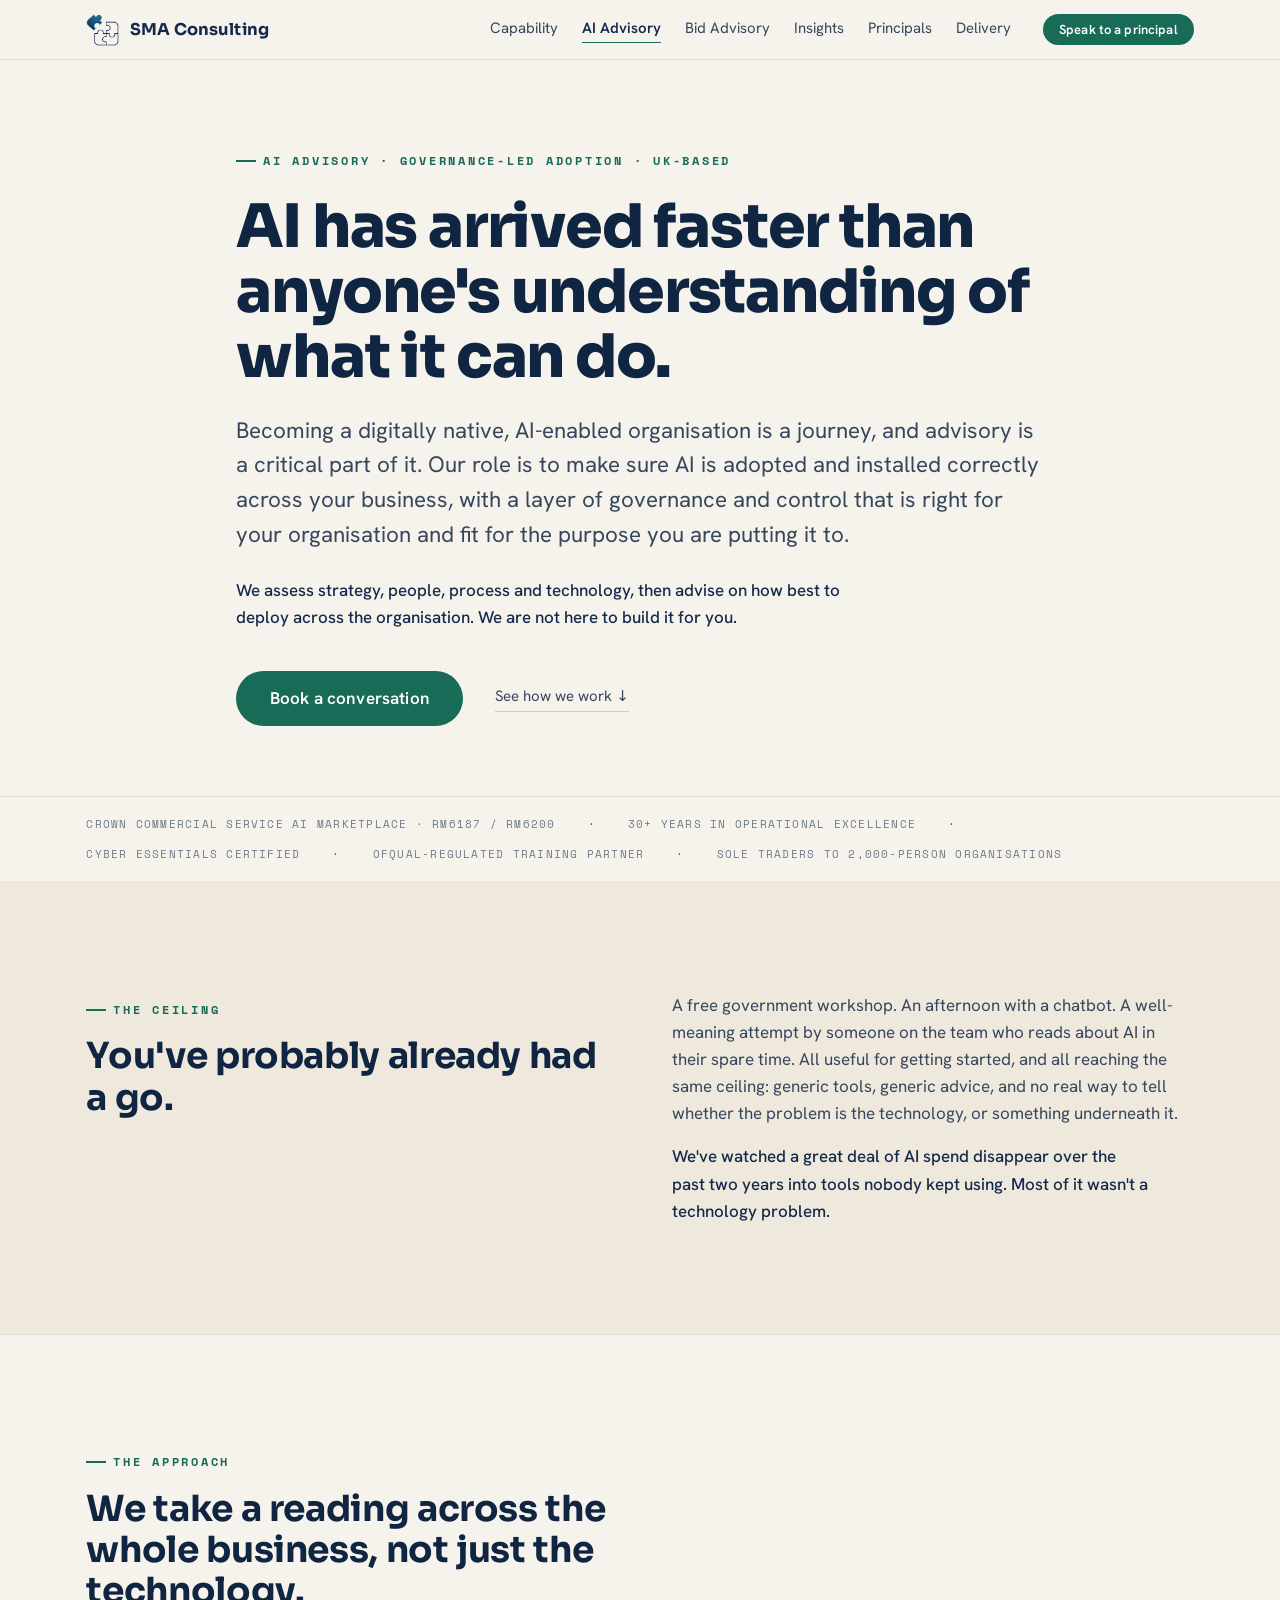
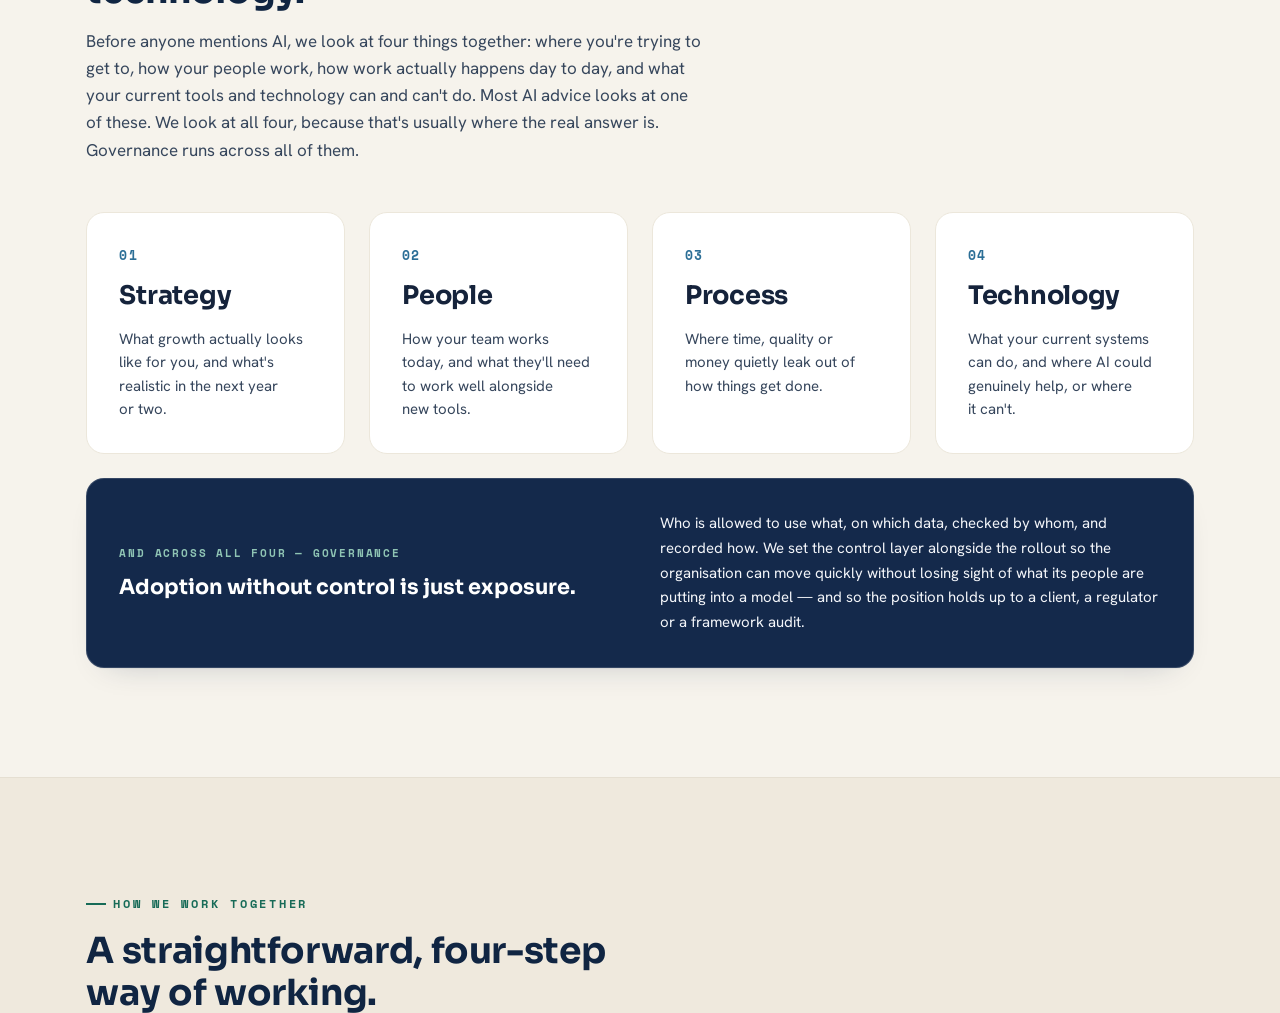
<file: ai/index.html>
<!DOCTYPE html>
<html lang="en-GB"><head><meta charset="utf-8" /><title>AI Advisory — SMA Consulting</title>
<link rel="canonical" href="https://sma-consulting.co.uk/ai-advisory/" /><meta name="robots" content="noindex" />
<meta http-equiv="refresh" content="0; url=/ai-advisory/" /></head>
<body><p><a href="../ai-advisory/">AI Advisory — SMA Consulting</a></p></body></html>
</file>
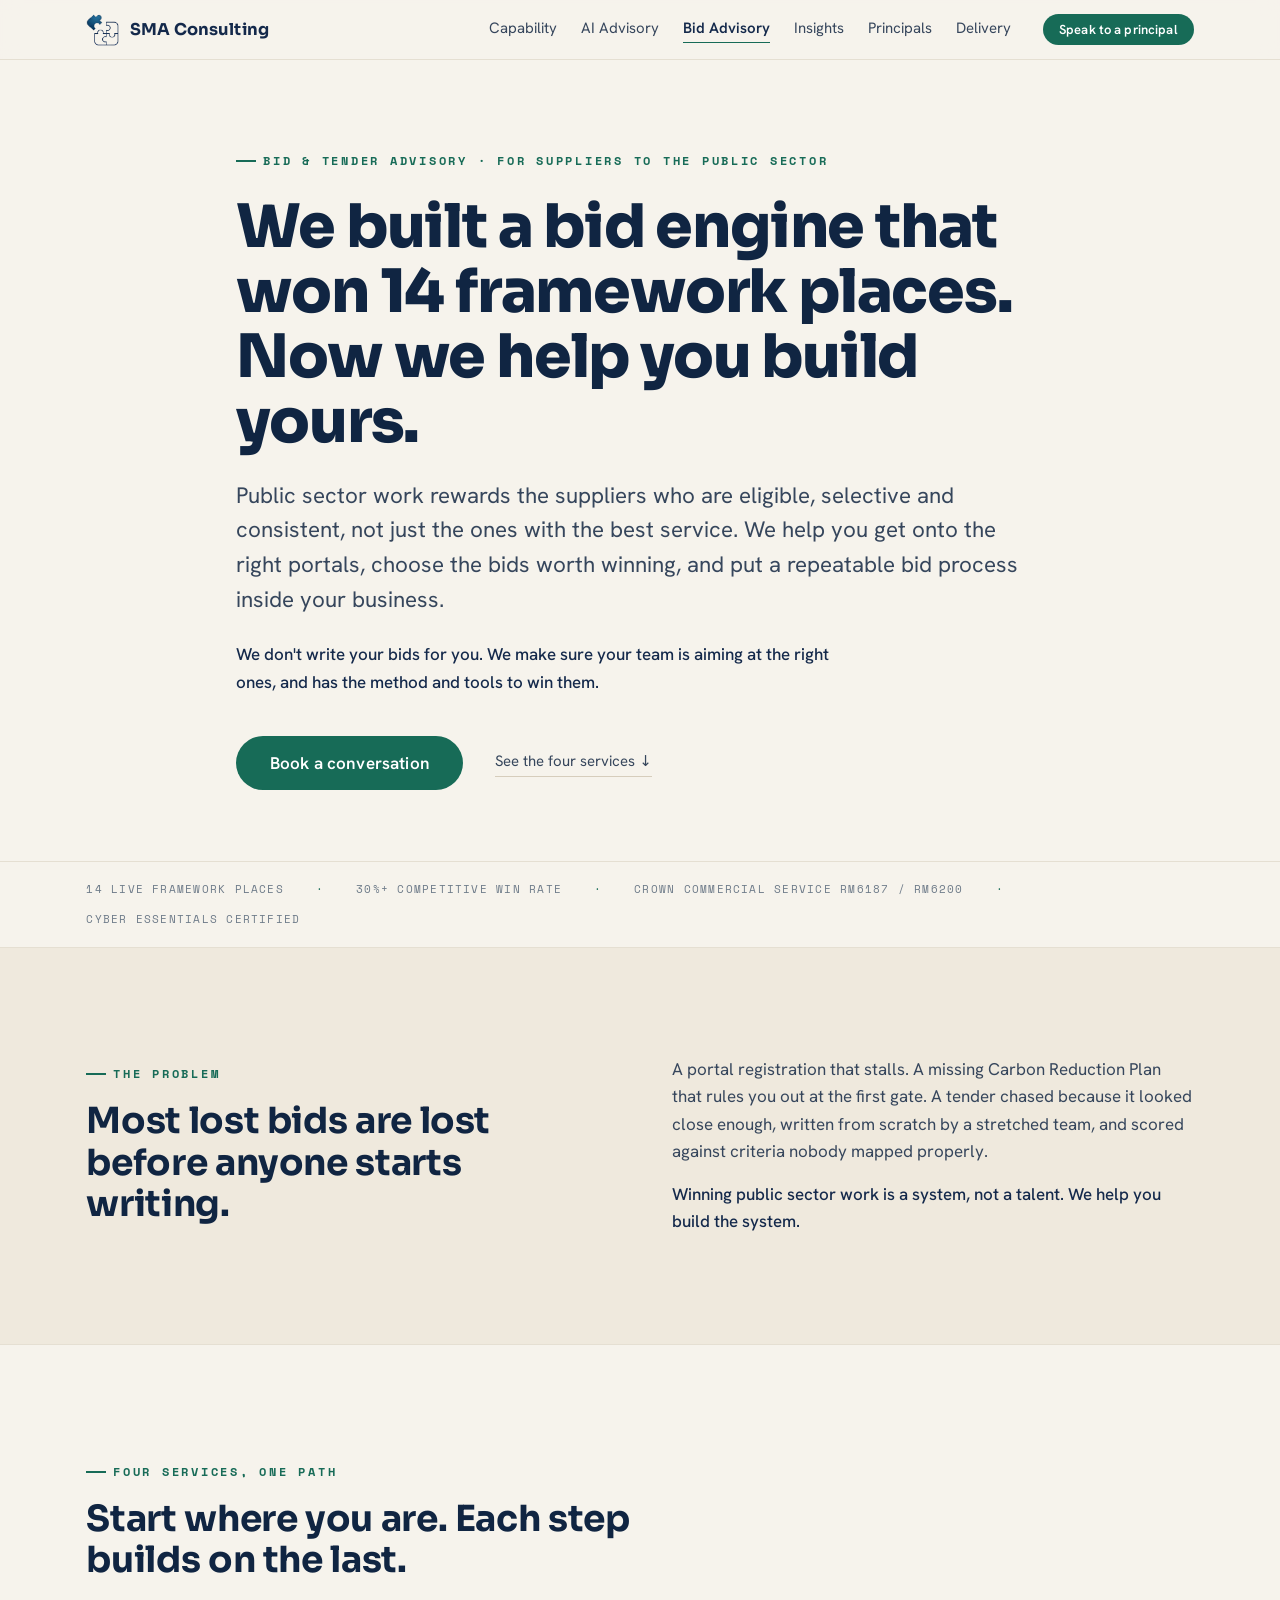
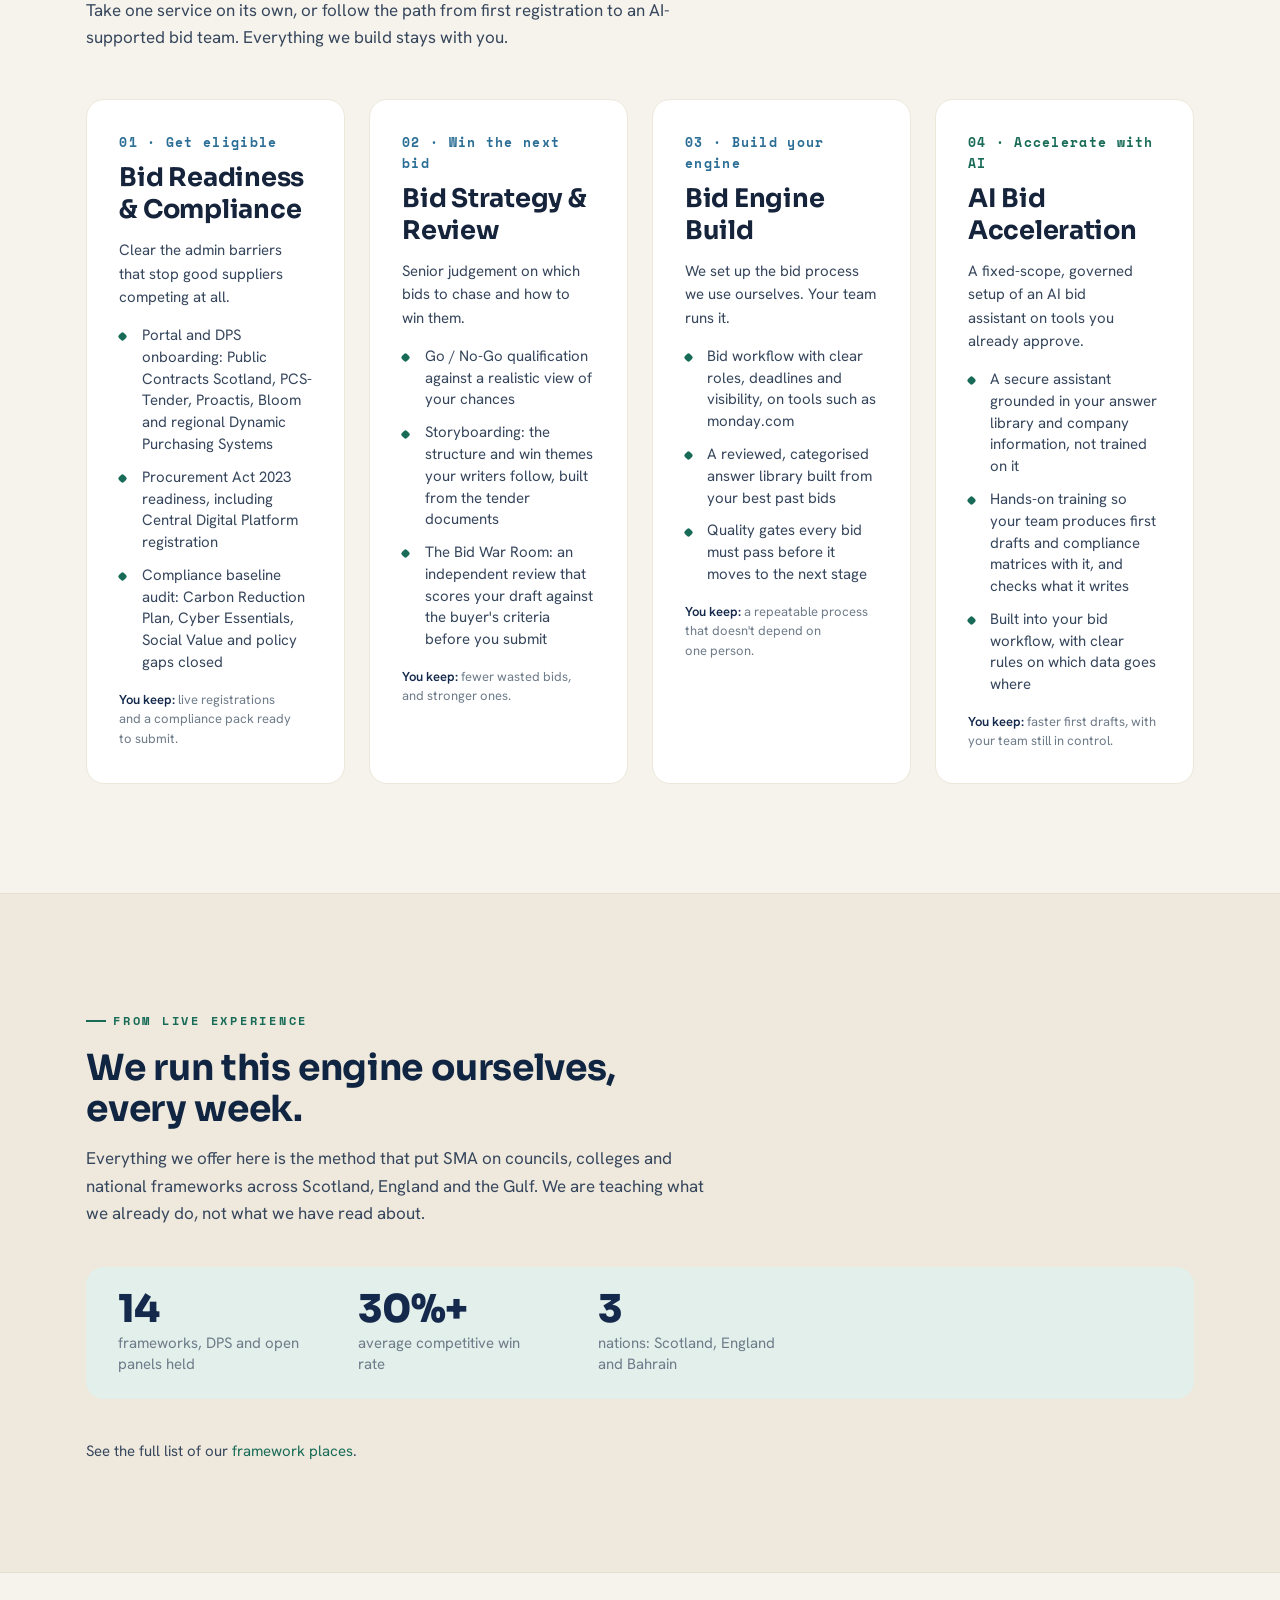
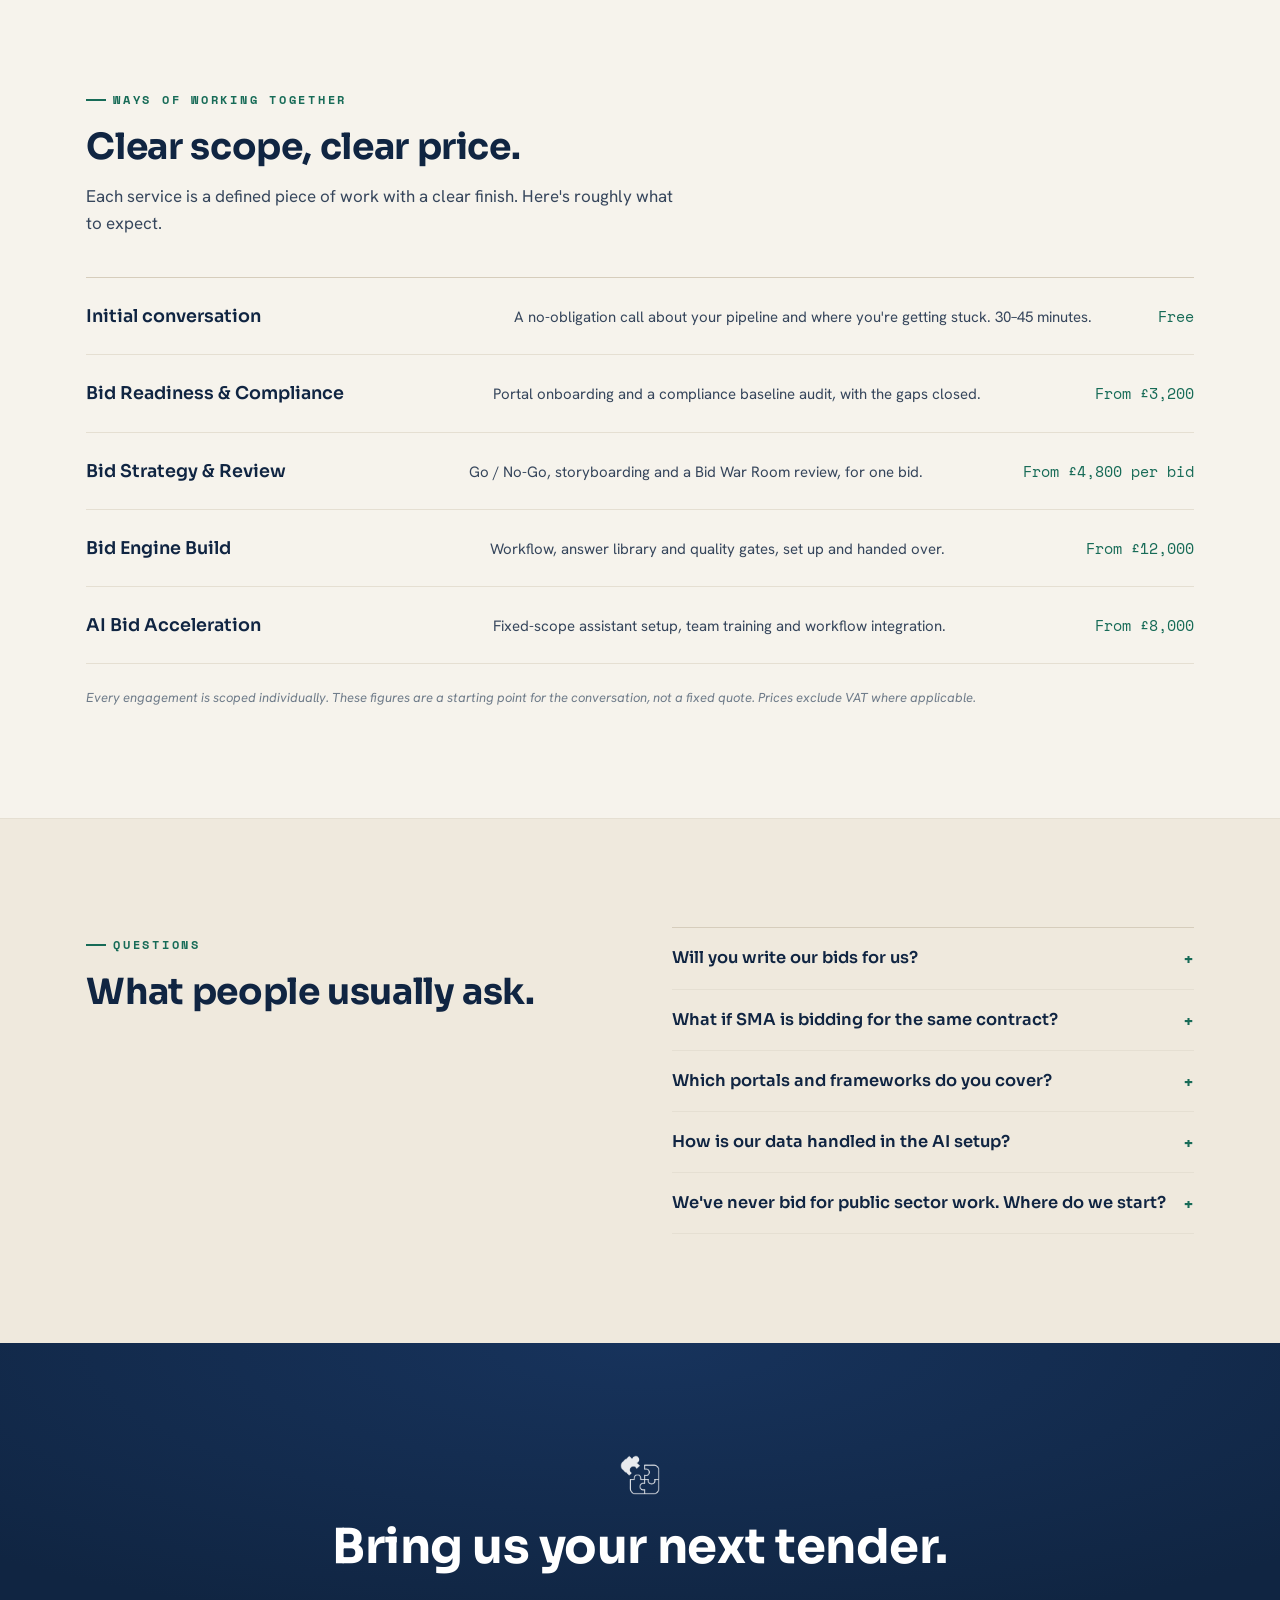
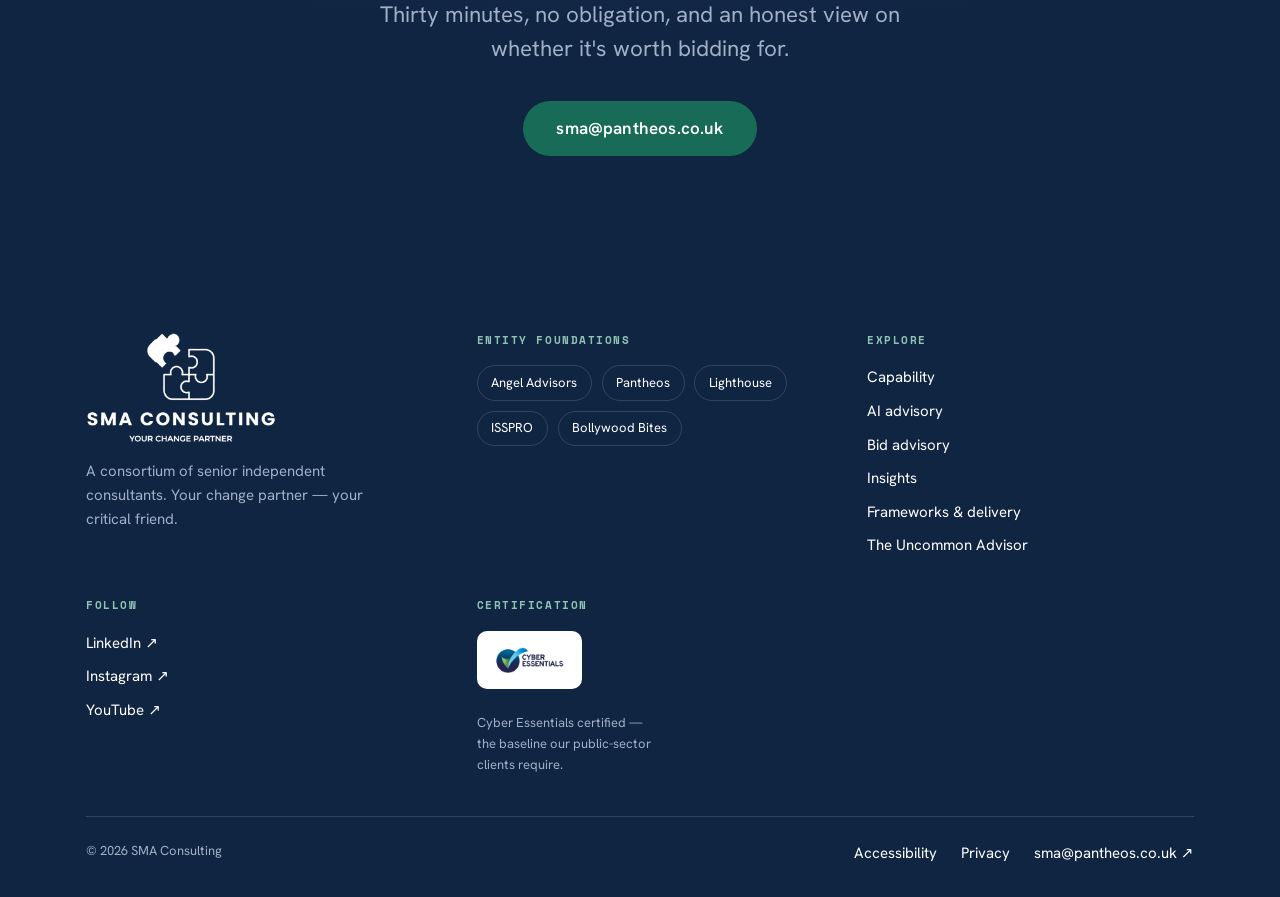
<file: bid-advisory/index.html>
<!DOCTYPE html>
<html lang="en-GB">
<head>
<meta charset="utf-8" />
<meta name="viewport" content="width=device-width, initial-scale=1" />
<title>Bid &amp; Tender Advisory — SMA Consulting</title>
<meta name="description" content="Bid and tender advisory for suppliers to the public sector. Get eligible, win the next bid, build your own bid engine and accelerate it with AI, from the consortium that holds 14 framework places." />
<meta name="theme-color" content="#14294B" />
<link rel="canonical" href="https://sma-consulting.co.uk/bid-advisory/" />
<meta property="og:type" content="website" />
<meta property="og:site_name" content="SMA Consulting" />
<meta property="og:title" content="Bid &amp; Tender Advisory — SMA Consulting" />
<meta property="og:description" content="Bid and tender advisory for suppliers to the public sector, from the consortium that holds 14 framework places at a 30%+ win rate." />
<meta property="og:url" content="https://sma-consulting.co.uk/bid-advisory/" />
<meta property="og:image" content="https://sma-consulting.co.uk/assets/og-card.jpg" />
<meta property="og:image:width" content="1200" />
<meta property="og:image:height" content="630" />
<meta name="twitter:card" content="summary_large_image" />
<link rel="icon" type="image/png" sizes="32x32" href="../assets/favicon-32.png" />
<link rel="icon" type="image/png" sizes="512x512" href="../assets/favicon-512.png" />
<link rel="apple-touch-icon" href="../assets/apple-touch-icon.png" />
<link rel="preconnect" href="https://fonts.googleapis.com" />
<link rel="preconnect" href="https://fonts.gstatic.com" crossorigin />
<link rel="stylesheet" href="../styles.css" />
<link rel="stylesheet" href="../site.css" />
<script type="application/ld+json">{"@context":"https://schema.org","@type":"Service","name":"Bid & Tender Advisory","serviceType":"Bid and tender advisory","description":"Bid readiness and compliance, bid strategy and review, bid engine build and AI bid acceleration for suppliers to the public sector.","areaServed":"GB","provider":{"@type":"Organization","name":"SMA Consulting","url":"https://sma-consulting.co.uk/"},"url":"https://sma-consulting.co.uk/bid-advisory/"}</script>
</head>
<body>
<a class="skip-link" href="#main">Skip to content</a><header class="site-header">
  <div class="sma-container site-header__inner">
    <a class="brand" href="../"><img src="../assets/logo-mark.webp" alt="" width="220" height="218" /><span>SMA Consulting</span></a>
    <div class="header-right">
      <nav class="nav" aria-label="Primary">
        <a href="../#capability">Capability</a>
        <a href="../ai-advisory/">AI Advisory</a>
        <a href="../bid-advisory/" aria-current="page">Bid Advisory</a>
        <a href="../insights/">Insights</a>
        <a href="../#principals">Principals</a>
        <a href="../#delivery">Delivery</a>
      </nav>
      <a href="../#contact" class="sma-btn sma-btn--accent sma-btn--sm">Speak to a principal</a>
    </div>
  </div>
</header>
<main id="main">

    <section style="padding-top: clamp(3rem, 2rem + 4vw, 5.5rem); padding-bottom: 0;">
      <div class="sma-container" style="max-width: 900px;">
        <p class="sma-eyebrow" style="margin-bottom: var(--space-5);">Bid &amp; Tender Advisory · For suppliers to the public sector</p>
        <h1 style="font-family: var(--font-display); font-weight: var(--fw-extra); font-size: var(--fs-display-2); line-height: 1.08; letter-spacing: var(--ls-tight); color: var(--navy-900); max-width: 21ch; margin: 0 0 var(--space-5);">We built a bid engine that won 14 framework places. Now we help you build yours.</h1>
        <p style="font-size: var(--fs-lead); line-height: 1.55; color: var(--text-body); max-width: 62ch; margin: 0 0 var(--space-5);">Public sector work rewards the suppliers who are eligible, selective and consistent, not just the ones with the best service. We help you get onto the right portals, choose the bids worth winning, and put a repeatable bid process inside your business.</p>
        <p style="font-size: var(--fs-body); line-height: var(--lh-body); color: var(--navy-800); font-weight: var(--fw-medium); max-width: 62ch; margin: 0 0 var(--space-7);">We don't write your bids for you. We make sure your team is aiming at the right ones, and has the method and tools to win them.</p>
        <div style="display: flex; align-items: center; gap: var(--space-6); flex-wrap: wrap; padding-bottom: clamp(3rem, 2rem + 3vw, 4.5rem);">
          <a href="#book" class="sma-btn sma-btn--accent sma-btn--lg">Book a conversation</a>
          <a href="#offers" style="font-size: var(--fs-body-sm); color: var(--text-body); text-decoration: none; border-bottom: 1px solid var(--border-strong); padding-bottom: 3px;">See the four services ↓</a>
        </div>
      </div>
      <div style="border-top: 1px solid var(--border); border-bottom: 1px solid var(--border);">
        <div class="sma-container" style="display: flex; flex-wrap: wrap; align-items: center; gap: 0.75rem var(--space-6); padding-top: 1.15rem; padding-bottom: 1.15rem; font-family: var(--font-mono); font-size: 0.7rem; letter-spacing: 0.11em; text-transform: uppercase; color: var(--text-muted);">
          <span>14 Live Framework Places</span>
          <span aria-hidden="true" style="color: var(--accent);">·</span>
          <span>30%+ Competitive Win Rate</span>
          <span aria-hidden="true" style="color: var(--accent);">·</span>
          <span>Crown Commercial Service RM6187 / RM6200</span>
          <span aria-hidden="true" style="color: var(--accent);">·</span>
          <span>Cyber Essentials Certified</span>
        </div>
      </div>
    </section>

    <section style="background: var(--surface-section); border-bottom: 1px solid var(--border); padding-block: var(--section-y);">
      <div class="sma-container">
        <div style="display: grid; grid-template-columns: repeat(auto-fit, minmax(min(320px, 100%), 1fr)); gap: var(--space-8) var(--space-9); align-items: start;">
          <div>
            <p class="sma-eyebrow" style="margin-bottom: var(--space-4);">The problem</p>
            <h2 style="font-family: var(--font-display); font-weight: var(--fw-bold); font-size: var(--fs-h2); line-height: 1.15; letter-spacing: var(--ls-snug); color: var(--navy-900); max-width: 22ch; margin: 0;">Most lost bids are lost before anyone starts writing.</h2>
          </div>
          <div style="display: flex; flex-direction: column; gap: var(--space-4); max-width: 62ch;">
            <p style="font-size: var(--fs-body); line-height: var(--lh-body); color: var(--text-body); margin: 0;">A portal registration that stalls. A missing Carbon Reduction Plan that rules you out at the first gate. A tender chased because it looked close enough, written from scratch by a stretched team, and scored against criteria nobody mapped properly.</p>
            <p style="font-size: var(--fs-body); line-height: var(--lh-body); color: var(--navy-800); font-weight: var(--fw-medium); margin: 0;">Winning public sector work is a system, not a talent. We help you build the system.</p>
          </div>
        </div>
      </div>
    </section>

    <section id="offers" style="padding-block: var(--section-y);">
      <div class="sma-container">
        <div style="max-width: 62ch; margin-bottom: var(--space-8);">
          <p class="sma-eyebrow" style="margin-bottom: var(--space-4);">Four services, one path</p>
          <h2 style="font-family: var(--font-display); font-weight: var(--fw-bold); font-size: var(--fs-h2); line-height: 1.15; letter-spacing: var(--ls-snug); color: var(--navy-900); margin: 0 0 var(--space-4);">Start where you are. Each step builds on the last.</h2>
          <p style="font-size: var(--fs-body); line-height: var(--lh-body); color: var(--text-body); margin: 0;">Take one service on its own, or follow the path from first registration to an AI-supported bid team. Everything we build stays with you.</p>
        </div>
        <div class="grid grid--cards-sm">
          <article class="sma-pillar">
            <div style="display: flex; flex-direction: column; gap: 0.5rem;">
              <div class="sma-pillar__no">01 · Get eligible</div>
              <h3 class="sma-pillar__title" style="margin: 0;">Bid Readiness &amp; Compliance</h3>
              <p style="font-size: var(--fs-body-sm); line-height: 1.55; margin: 0.4rem 0 0;">Clear the admin barriers that stop good suppliers competing at all.</p>
            </div>
            <ul class="sma-pillar__list">
              <li>Portal and DPS onboarding: Public Contracts Scotland, PCS-Tender, Proactis, Bloom and regional Dynamic Purchasing Systems</li>
              <li>Procurement Act 2023 readiness, including Central Digital Platform registration</li>
              <li>Compliance baseline audit: Carbon Reduction Plan, Cyber Essentials, Social Value and policy gaps closed</li>
            </ul>
            <p style="font-size: var(--fs-caption); line-height: 1.5; color: var(--text-muted); margin: 0;"><strong style="color: var(--navy-800);">You keep:</strong> live registrations and a compliance pack ready to submit.</p>
          </article>
          <article class="sma-pillar">
            <div style="display: flex; flex-direction: column; gap: 0.5rem;">
              <div class="sma-pillar__no">02 · Win the next bid</div>
              <h3 class="sma-pillar__title" style="margin: 0;">Bid Strategy &amp; Review</h3>
              <p style="font-size: var(--fs-body-sm); line-height: 1.55; margin: 0.4rem 0 0;">Senior judgement on which bids to chase and how to win them.</p>
            </div>
            <ul class="sma-pillar__list">
              <li>Go / No-Go qualification against a realistic view of your chances</li>
              <li>Storyboarding: the structure and win themes your writers follow, built from the tender documents</li>
              <li>The Bid War Room: an independent review that scores your draft against the buyer's criteria before you submit</li>
            </ul>
            <p style="font-size: var(--fs-caption); line-height: 1.5; color: var(--text-muted); margin: 0;"><strong style="color: var(--navy-800);">You keep:</strong> fewer wasted bids, and stronger ones.</p>
          </article>
          <article class="sma-pillar">
            <div style="display: flex; flex-direction: column; gap: 0.5rem;">
              <div class="sma-pillar__no">03 · Build your engine</div>
              <h3 class="sma-pillar__title" style="margin: 0;">Bid Engine Build</h3>
              <p style="font-size: var(--fs-body-sm); line-height: 1.55; margin: 0.4rem 0 0;">We set up the bid process we use ourselves. Your team runs it.</p>
            </div>
            <ul class="sma-pillar__list">
              <li>Bid workflow with clear roles, deadlines and visibility, on tools such as monday.com</li>
              <li>A reviewed, categorised answer library built from your best past bids</li>
              <li>Quality gates every bid must pass before it moves to the next stage</li>
            </ul>
            <p style="font-size: var(--fs-caption); line-height: 1.5; color: var(--text-muted); margin: 0;"><strong style="color: var(--navy-800);">You keep:</strong> a repeatable process that doesn't depend on one person.</p>
          </article>
          <article class="sma-pillar">
            <div style="display: flex; flex-direction: column; gap: 0.5rem;">
              <div class="sma-pillar__no" style="color: var(--accent);">04 · Accelerate with AI</div>
              <h3 class="sma-pillar__title" style="margin: 0;">AI Bid Acceleration</h3>
              <p style="font-size: var(--fs-body-sm); line-height: 1.55; margin: 0.4rem 0 0;">A fixed-scope, governed setup of an AI bid assistant on tools you already approve.</p>
            </div>
            <ul class="sma-pillar__list">
              <li>A secure assistant grounded in your answer library and company information, not trained on it</li>
              <li>Hands-on training so your team produces first drafts and compliance matrices with it, and checks what it writes</li>
              <li>Built into your bid workflow, with clear rules on which data goes where</li>
            </ul>
            <p style="font-size: var(--fs-caption); line-height: 1.5; color: var(--text-muted); margin: 0;"><strong style="color: var(--navy-800);">You keep:</strong> faster first drafts, with your team still in control.</p>
          </article>
        </div>
      </div>
    </section>

    <section id="evidence" style="background: var(--surface-section); border-top: 1px solid var(--border); border-bottom: 1px solid var(--border); padding-block: var(--section-y);">
      <div class="sma-container">
        <div style="max-width: 62ch; margin-bottom: var(--space-7);">
          <p class="sma-eyebrow" style="margin-bottom: var(--space-4);">From live experience</p>
          <h2 style="font-family: var(--font-display); font-weight: var(--fw-bold); font-size: var(--fs-h2); line-height: 1.15; letter-spacing: var(--ls-snug); color: var(--navy-900); margin: 0 0 var(--space-4);">We run this engine ourselves, every week.</h2>
          <p style="font-size: var(--fs-body); line-height: var(--lh-body); color: var(--text-body); margin: 0;">Everything we offer here is the method that put SMA on councils, colleges and national frameworks across Scotland, England and the Gulf. We are teaching what we already do, not what we have read about.</p>
        </div>
        <div class="stat-band">
          <div class="sma-stat"><div class="sma-stat__figure">14</div><div class="sma-stat__label">frameworks, DPS and open panels held</div></div>
          <div class="sma-stat"><div class="sma-stat__figure">30%+</div><div class="sma-stat__label">average competitive win rate</div></div>
          <div class="sma-stat"><div class="sma-stat__figure">3</div><div class="sma-stat__label">nations: Scotland, England and Bahrain</div></div>
        </div>
        <p style="margin: var(--space-5) 0 0; font-size: var(--fs-body-sm); color: var(--text-body);">See the full list of our <a href="../#delivery">framework places</a>.</p>
      </div>
    </section>

    <section id="investment" style="padding-block: var(--section-y);">
      <div class="sma-container">
        <div style="max-width: 62ch; margin-bottom: var(--space-7);">
          <p class="sma-eyebrow" style="margin-bottom: var(--space-4);">Ways of working together</p>
          <h2 style="font-family: var(--font-display); font-weight: var(--fw-bold); font-size: var(--fs-h2); line-height: 1.15; letter-spacing: var(--ls-snug); color: var(--navy-900); margin: 0 0 var(--space-4);">Clear scope, clear price.</h2>
          <p style="font-size: var(--fs-body); line-height: var(--lh-body); color: var(--text-body); margin: 0;">Each service is a defined piece of work with a clear finish. Here's roughly what to expect.</p>
        </div>
        <div class="price-table">
          <div class="price-row">
            <div class="price-row__name">Initial conversation</div>
            <div class="price-row__desc">A no-obligation call about your pipeline and where you're getting stuck. 30–45 minutes.</div>
            <div class="price-row__fig">Free</div>
          </div>
          <div class="price-row">
            <div class="price-row__name">Bid Readiness &amp; Compliance</div>
            <div class="price-row__desc">Portal onboarding and a compliance baseline audit, with the gaps closed.</div>
            <div class="price-row__fig">From £3,200</div>
          </div>
          <div class="price-row">
            <div class="price-row__name">Bid Strategy &amp; Review</div>
            <div class="price-row__desc">Go / No-Go, storyboarding and a Bid War Room review, for one bid.</div>
            <div class="price-row__fig">From £4,800 per bid</div>
          </div>
          <div class="price-row">
            <div class="price-row__name">Bid Engine Build</div>
            <div class="price-row__desc">Workflow, answer library and quality gates, set up and handed over.</div>
            <div class="price-row__fig">From £12,000</div>
          </div>
          <div class="price-row">
            <div class="price-row__name">AI Bid Acceleration</div>
            <div class="price-row__desc">Fixed-scope assistant setup, team training and workflow integration.</div>
            <div class="price-row__fig">From £8,000</div>
          </div>
        </div>
        <p style="margin-top: var(--space-5); font-size: var(--fs-caption); color: var(--text-muted); font-style: italic;">Every engagement is scoped individually. These figures are a starting point for the conversation, not a fixed quote. Prices exclude VAT where applicable.</p>
      </div>
    </section>

    <section id="faq" style="background: var(--surface-section); border-top: 1px solid var(--border); padding-block: var(--section-y);">
      <div class="sma-container">
        <div style="display: grid; grid-template-columns: repeat(auto-fit, minmax(min(300px, 100%), 1fr)); gap: var(--space-7) var(--space-9); align-items: start;">
          <div>
            <p class="sma-eyebrow" style="margin-bottom: var(--space-4);">Questions</p>
            <h2 style="font-family: var(--font-display); font-weight: var(--fw-bold); font-size: var(--fs-h2); line-height: 1.15; letter-spacing: var(--ls-snug); color: var(--navy-900); margin: 0;">What people usually ask.</h2>
          </div>
          <div class="faq">
            <details>
              <summary>Will you write our bids for us?<span class="pm" aria-hidden="true"></span></summary>
              <p>No. We decide with you which bids to go for, design how they should be answered, and review them before submission. Your team writes them, and gets better at it each time.</p>
            </details>
            <details>
              <summary>What if SMA is bidding for the same contract?<span class="pm" aria-hidden="true"></span></summary>
              <p>We check for conflicts before we start. If we are competing for the same opportunity, we tell you at the outset and don't advise on that bid.</p>
            </details>
            <details>
              <summary>Which portals and frameworks do you cover?<span class="pm" aria-hidden="true"></span></summary>
              <p>Public Contracts Scotland and PCS-Tender, Proactis, Bloom, the Central Digital Platform and regional Dynamic Purchasing Systems across Scotland and England. If you're facing a different portal, ask us.</p>
            </details>
            <details>
              <summary>How is our data handled in the AI setup?<span class="pm" aria-hidden="true"></span></summary>
              <p>The assistant runs on tools your organisation already approves. It draws on your answer library when it writes, but your data isn't used to train public models. We agree in writing what it can access, and your team checks everything it produces.</p>
            </details>
            <details>
              <summary>We've never bid for public sector work. Where do we start?<span class="pm" aria-hidden="true"></span></summary>
              <p>Usually with Bid Readiness &amp; Compliance. It gets you eligible and registered, so you're ready when the right opportunity appears.</p>
            </details>
          </div>
        </div>
      </div>
    </section>

    <section id="book" style="background: radial-gradient(120% 90% at 50% 0%, #17335c 0%, var(--navy-900) 62%); color: var(--text-on-ink); padding-block: clamp(4rem, 3rem + 5vw, 7rem);">
      <div class="sma-container" style="max-width: 720px; text-align: center; display: flex; flex-direction: column; align-items: center; gap: var(--space-5);">
        <img src="../assets/logo-mark-white.webp" alt="" style="height: 40px; width: auto; opacity: 0.9;">
        <h2 style="font-family: var(--font-display); font-weight: var(--fw-bold); font-size: var(--fs-h1); line-height: 1.15; letter-spacing: var(--ls-snug); color: #fff; margin: 0;">Bring us your next tender.</h2>
        <p style="font-size: var(--fs-lead); line-height: 1.5; color: var(--text-on-ink-muted); max-width: 42ch; margin: 0;">Thirty minutes, no obligation, and an honest view on whether it's worth bidding for.</p>
        <a href="mailto:sma@pantheos.co.uk" class="sma-btn sma-btn--accent sma-btn--lg" style="margin-top: var(--space-3);">sma@pantheos.co.uk</a>
      </div>
    </section>

</main>
<footer class="site-footer">
  <div class="sma-container">
    <div class="site-footer__cols">
      <div class="footer-brand">
        <img src="../assets/logo-lockup-white.webp" alt="SMA Consulting" width="600" height="352" />
        <p>A consortium of senior independent consultants. Your change partner &mdash; your critical friend.</p>
      </div>
      <div>
        <div class="footer-head">Entity foundations</div>
        <ul class="chips"><li class="chip chip--on-ink">Angel Advisors</li><li class="chip chip--on-ink">Pantheos</li><li class="chip chip--on-ink">Lighthouse</li><li class="chip chip--on-ink">ISSPRO</li><li class="chip chip--on-ink">Bollywood Bites</li></ul>
      </div>
      <div>
        <div class="footer-head">Explore</div>
        <div class="footer-links">
          <a href="../#capability">Capability</a>
          <a href="../ai-advisory/">AI advisory</a>
          <a href="../bid-advisory/">Bid advisory</a>
          <a href="../insights/">Insights</a>
          <a href="../#delivery">Frameworks &amp; delivery</a>
          <a href="../#podcast">The Uncommon Advisor</a>
        </div>
      </div>
      <div>
        <div class="footer-head">Follow</div>
        <div class="footer-links">
          <a href="https://www.linkedin.com/company/sma-consulting-uk" target="_blank" rel="noopener">LinkedIn &#8599;</a>
          <a href="https://www.instagram.com/sma_consulting_uk/" target="_blank" rel="noopener">Instagram &#8599;</a>
          <a href="https://youtu.be/3t0z7GjU358" target="_blank" rel="noopener">YouTube &#8599;</a>
        </div>
      </div>
      <div>
        <div class="footer-head">Certification</div>
        <div class="cert-plate"><img src="../assets/cyber-essentials.webp" alt="Cyber Essentials certified" width="420" height="199" /></div>
        <p class="cert-note">Cyber Essentials certified &mdash; the baseline our public-sector clients require.</p>
      </div>
    </div>
    <div class="site-footer__base">
      <span>&copy; 2026 SMA Consulting</span>
      <div class="footer-links" style="flex-direction: row; gap: var(--space-5);">
        <a href="../accessibility/">Accessibility</a>
        <a href="../privacy/">Privacy</a>
        <a href="mailto:sma@pantheos.co.uk">sma@pantheos.co.uk &#8599;</a>
      </div>
    </div>
  </div>
</footer>
</body>
</html>
</file>
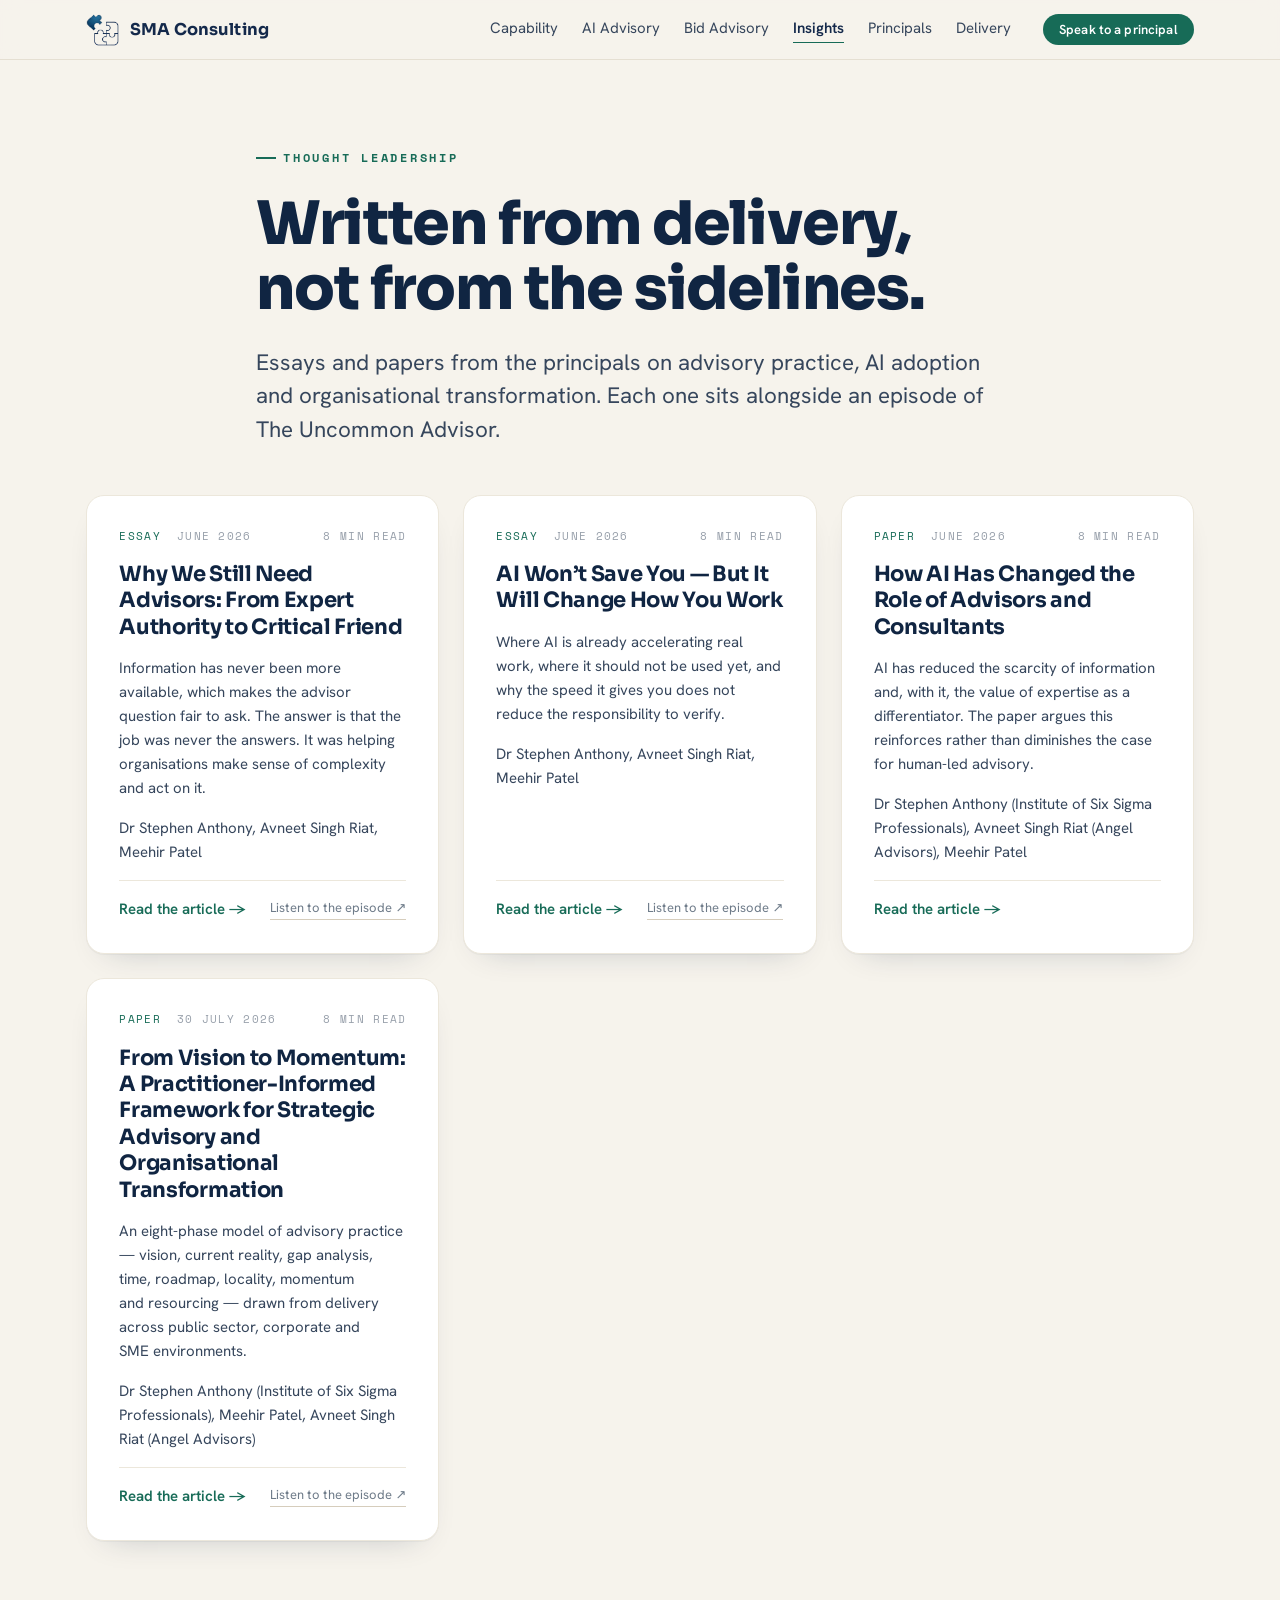
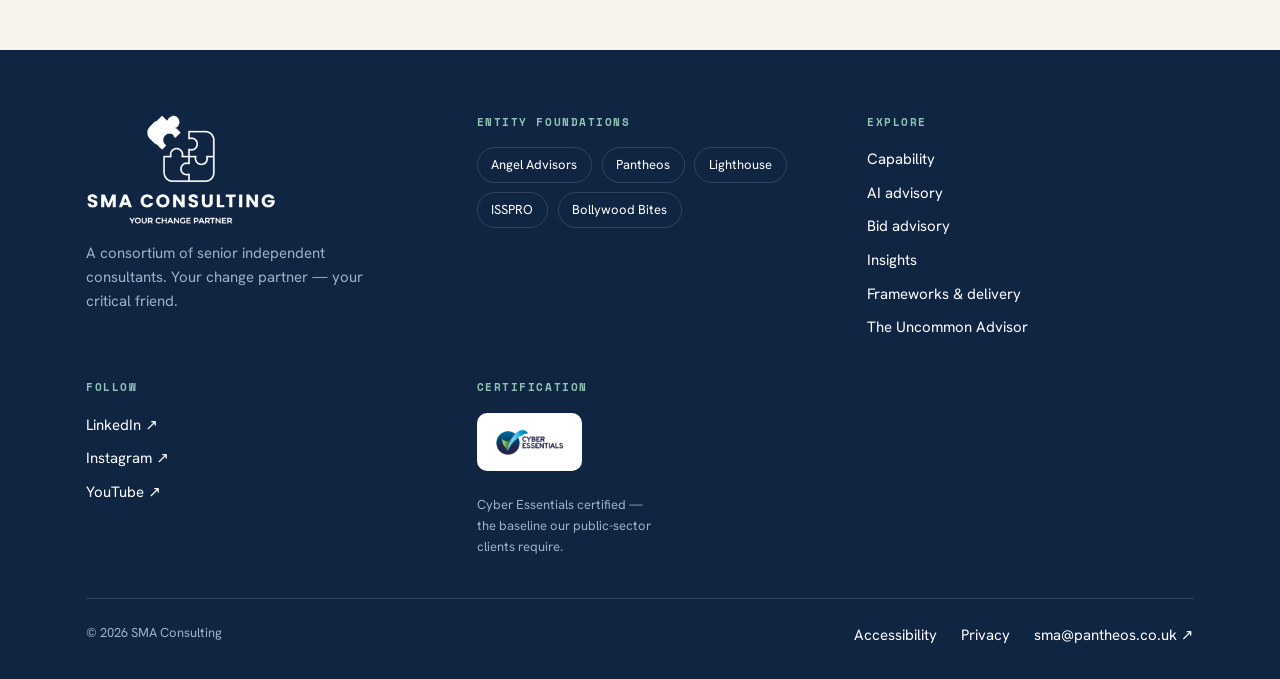
<file: insights/index.html>
<!DOCTYPE html>
<html lang="en-GB">
<head>
<meta charset="utf-8" />
<meta name="viewport" content="width=device-width, initial-scale=1" />
<title>Insights — SMA Consulting</title>
<meta name="description" content="Essays and papers from the SMA principals on advisory practice, AI adoption and organisational transformation." />
<meta name="theme-color" content="#14294B" />
<link rel="canonical" href="https://sma-consulting.co.uk/insights/" />
<meta property="og:type" content="website" />
<meta property="og:site_name" content="SMA Consulting" />
<meta property="og:title" content="Insights — SMA Consulting" />
<meta property="og:description" content="Essays and papers from the SMA principals on advisory practice, AI adoption and organisational transformation." />
<meta property="og:url" content="https://sma-consulting.co.uk/insights/" />
<meta property="og:image" content="https://sma-consulting.co.uk/assets/og-card.jpg" />
<meta property="og:image:width" content="1200" />
<meta property="og:image:height" content="630" />
<meta name="twitter:card" content="summary_large_image" />
<link rel="icon" type="image/png" sizes="32x32" href="../assets/favicon-32.png" />
<link rel="icon" type="image/png" sizes="512x512" href="../assets/favicon-512.png" />
<link rel="apple-touch-icon" href="../assets/apple-touch-icon.png" />
<link rel="preconnect" href="https://fonts.googleapis.com" />
<link rel="preconnect" href="https://fonts.gstatic.com" crossorigin />
<link rel="stylesheet" href="../styles.css" />
<link rel="stylesheet" href="../site.css" />
</head>
<body>
<a class="skip-link" href="#main">Skip to content</a><header class="site-header">
  <div class="sma-container site-header__inner">
    <a class="brand" href="../"><img src="../assets/logo-mark.webp" alt="" width="220" height="218" /><span>SMA Consulting</span></a>
    <div class="header-right">
      <nav class="nav" aria-label="Primary">
        <a href="../#capability">Capability</a>
        <a href="../ai-advisory/">AI Advisory</a>
        <a href="../bid-advisory/">Bid Advisory</a>
        <a href="../insights/" aria-current="page">Insights</a>
        <a href="../#principals">Principals</a>
        <a href="../#delivery">Delivery</a>
      </nav>
      <a href="../#contact" class="sma-btn sma-btn--accent sma-btn--sm">Speak to a principal</a>
    </div>
  </div>
</header>
<main id="main">
<section style="padding-top: clamp(3rem, 2rem + 4vw, 5rem); padding-bottom: var(--space-8);">
  <div class="sma-container" style="max-width: 860px;">
    <p class="sma-eyebrow" style="margin-bottom: var(--space-5);">Thought leadership</p>
    <h1 style="font-family: var(--font-display); font-weight: var(--fw-extra); font-size: var(--fs-display-2); line-height: 1.08; letter-spacing: var(--ls-tight); color: var(--navy-900); margin: 0 0 var(--space-5); max-width: 18ch;">Written from delivery, not from the sidelines.</h1>
    <p style="font-size: var(--fs-lead); line-height: 1.5; color: var(--text-body); max-width: 58ch; margin: 0;">Essays and papers from the principals on advisory practice, AI adoption and organisational transformation. Each one sits alongside an episode of The Uncommon Advisor.</p>
  </div>
</section>
<section style="padding-bottom: var(--section-y);">
  <div class="sma-container grid" style="grid-template-columns: repeat(auto-fit, minmax(min(330px, 100%), 1fr));">
    <article class="sma-card sma-card--interactive article-card">
      <div class="article-card__meta"><span class="article-card__kind">Essay</span><span class="article-card__date">June 2026</span><span class="article-card__read">8 min read</span></div>
      <h2><a href="../insights/why-we-still-need-advisors/" style="color: inherit; text-decoration: none;">Why We Still Need Advisors: From Expert Authority to Critical Friend</a></h2>
      <p>Information has never been more available, which makes the advisor question fair to ask. The answer is that the job was never the answers. It was helping organisations make sense of complexity and act on it.</p>
      <p class="article-card__authors">Dr Stephen Anthony, Avneet Singh Riat, Meehir Patel</p>
      <div class="article-card__foot">
        <a href="../insights/why-we-still-need-advisors/" style="text-decoration: none;">Read the article &rarr;</a>
        <a href="https://youtu.be/3t0z7GjU358" target="_blank" rel="noopener" style="font-size: var(--fs-caption); font-weight: 400; color: var(--text-muted); text-decoration: none; border-bottom: 1px solid var(--border-strong);">Listen to the episode &#8599;</a>
      </div>
    </article>
    <article class="sma-card sma-card--interactive article-card">
      <div class="article-card__meta"><span class="article-card__kind">Essay</span><span class="article-card__date">June 2026</span><span class="article-card__read">8 min read</span></div>
      <h2><a href="../insights/ai-wont-save-you/" style="color: inherit; text-decoration: none;">AI Won’t Save You — But It Will Change How You Work</a></h2>
      <p>Where AI is already accelerating real work, where it should not be used yet, and why the speed it gives you does not reduce the responsibility to verify.</p>
      <p class="article-card__authors">Dr Stephen Anthony, Avneet Singh Riat, Meehir Patel</p>
      <div class="article-card__foot">
        <a href="../insights/ai-wont-save-you/" style="text-decoration: none;">Read the article &rarr;</a>
        <a href="https://youtu.be/LGGWHsVwfSs" target="_blank" rel="noopener" style="font-size: var(--fs-caption); font-weight: 400; color: var(--text-muted); text-decoration: none; border-bottom: 1px solid var(--border-strong);">Listen to the episode &#8599;</a>
      </div>
    </article>
    <article class="sma-card sma-card--interactive article-card">
      <div class="article-card__meta"><span class="article-card__kind">Paper</span><span class="article-card__date">June 2026</span><span class="article-card__read">8 min read</span></div>
      <h2><a href="../insights/ai-and-the-role-of-advisors/" style="color: inherit; text-decoration: none;">How AI Has Changed the Role of Advisors and Consultants</a></h2>
      <p>AI has reduced the scarcity of information and, with it, the value of expertise as a differentiator. The paper argues this reinforces rather than diminishes the case for human-led advisory.</p>
      <p class="article-card__authors">Dr Stephen Anthony (Institute of Six Sigma Professionals), Avneet Singh Riat (Angel Advisors), Meehir Patel</p>
      <div class="article-card__foot">
        <a href="../insights/ai-and-the-role-of-advisors/" style="text-decoration: none;">Read the article &rarr;</a>
      </div>
    </article>
    <article class="sma-card sma-card--interactive article-card">
      <div class="article-card__meta"><span class="article-card__kind">Paper</span><span class="article-card__date">30 July 2026</span><span class="article-card__read">8 min read</span></div>
      <h2><a href="../insights/from-vision-to-momentum/" style="color: inherit; text-decoration: none;">From Vision to Momentum: A Practitioner-Informed Framework for Strategic Advisory and Organisational Transformation</a></h2>
      <p>An eight-phase model of advisory practice — vision, current reality, gap analysis, time, roadmap, locality, momentum and resourcing — drawn from delivery across public sector, corporate and SME environments.</p>
      <p class="article-card__authors">Dr Stephen Anthony (Institute of Six Sigma Professionals), Meehir Patel, Avneet Singh Riat (Angel Advisors)</p>
      <div class="article-card__foot">
        <a href="../insights/from-vision-to-momentum/" style="text-decoration: none;">Read the article &rarr;</a>
        <a href="https://youtu.be/M4i73E8ebDY" target="_blank" rel="noopener" style="font-size: var(--fs-caption); font-weight: 400; color: var(--text-muted); text-decoration: none; border-bottom: 1px solid var(--border-strong);">Listen to the episode &#8599;</a>
      </div>
    </article>
  </div>
</section>
</main>
<footer class="site-footer">
  <div class="sma-container">
    <div class="site-footer__cols">
      <div class="footer-brand">
        <img src="../assets/logo-lockup-white.webp" alt="SMA Consulting" width="600" height="352" />
        <p>A consortium of senior independent consultants. Your change partner &mdash; your critical friend.</p>
      </div>
      <div>
        <div class="footer-head">Entity foundations</div>
        <ul class="chips"><li class="chip chip--on-ink">Angel Advisors</li><li class="chip chip--on-ink">Pantheos</li><li class="chip chip--on-ink">Lighthouse</li><li class="chip chip--on-ink">ISSPRO</li><li class="chip chip--on-ink">Bollywood Bites</li></ul>
      </div>
      <div>
        <div class="footer-head">Explore</div>
        <div class="footer-links">
          <a href="../#capability">Capability</a>
          <a href="../ai-advisory/">AI advisory</a>
          <a href="../bid-advisory/">Bid advisory</a>
          <a href="../insights/">Insights</a>
          <a href="../#delivery">Frameworks &amp; delivery</a>
          <a href="../#podcast">The Uncommon Advisor</a>
        </div>
      </div>
      <div>
        <div class="footer-head">Follow</div>
        <div class="footer-links">
          <a href="https://www.linkedin.com/company/sma-consulting-uk" target="_blank" rel="noopener">LinkedIn &#8599;</a>
          <a href="https://www.instagram.com/sma_consulting_uk/" target="_blank" rel="noopener">Instagram &#8599;</a>
          <a href="https://youtu.be/3t0z7GjU358" target="_blank" rel="noopener">YouTube &#8599;</a>
        </div>
      </div>
      <div>
        <div class="footer-head">Certification</div>
        <div class="cert-plate"><img src="../assets/cyber-essentials.webp" alt="Cyber Essentials certified" width="420" height="199" /></div>
        <p class="cert-note">Cyber Essentials certified &mdash; the baseline our public-sector clients require.</p>
      </div>
    </div>
    <div class="site-footer__base">
      <span>&copy; 2026 SMA Consulting</span>
      <div class="footer-links" style="flex-direction: row; gap: var(--space-5);">
        <a href="../accessibility/">Accessibility</a>
        <a href="../privacy/">Privacy</a>
        <a href="mailto:sma@pantheos.co.uk">sma@pantheos.co.uk &#8599;</a>
      </div>
    </div>
  </div>
</footer>
</body>
</html>
</file>
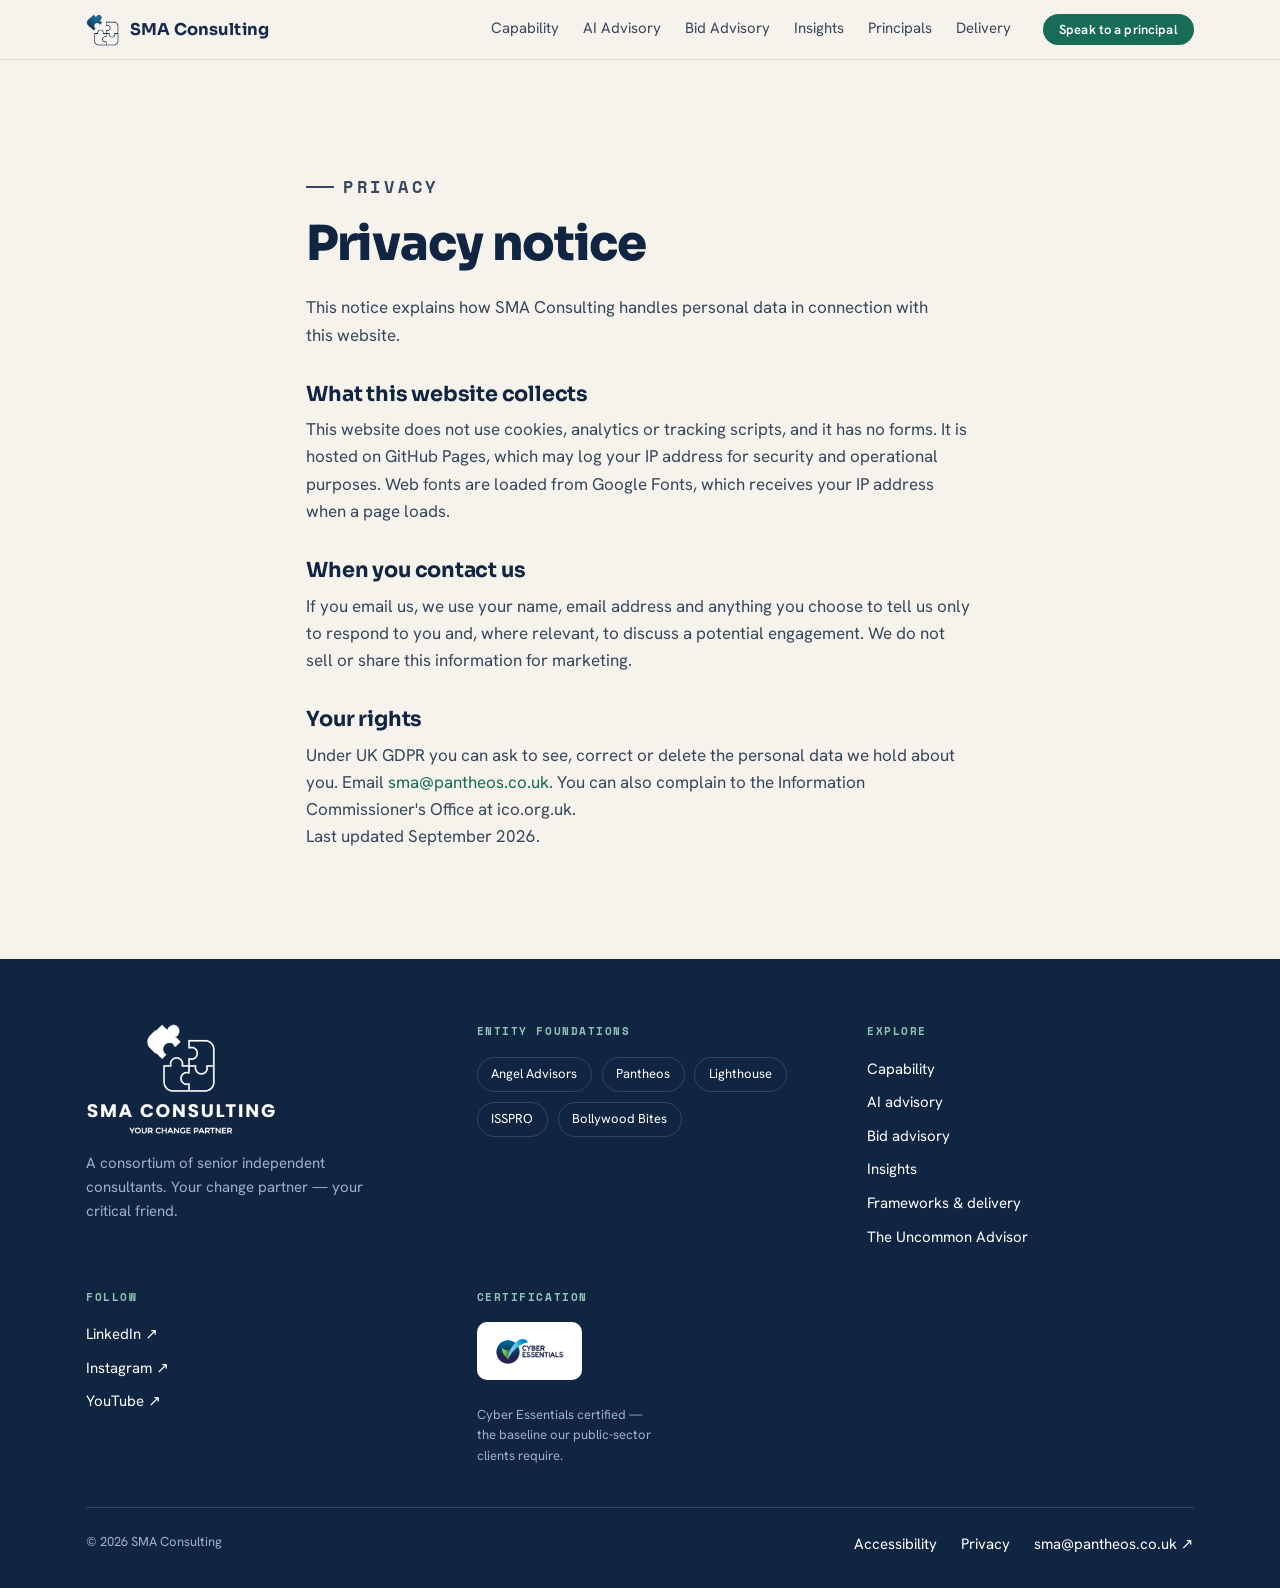
<file: privacy/index.html>
<!DOCTYPE html>
<html lang="en-GB">
<head>
<meta charset="utf-8" />
<meta name="viewport" content="width=device-width, initial-scale=1" />
<title>Privacy notice — SMA Consulting</title>
<meta name="description" content="How sma-consulting.co.uk handles personal data." />
<meta name="theme-color" content="#14294B" />
<link rel="canonical" href="https://sma-consulting.co.uk/privacy/" />
<meta property="og:type" content="website" />
<meta property="og:site_name" content="SMA Consulting" />
<meta property="og:title" content="Privacy notice — SMA Consulting" />
<meta property="og:description" content="How sma-consulting.co.uk handles personal data." />
<meta property="og:url" content="https://sma-consulting.co.uk/privacy/" />
<meta property="og:image" content="https://sma-consulting.co.uk/assets/og-card.jpg" />
<meta property="og:image:width" content="1200" />
<meta property="og:image:height" content="630" />
<meta name="twitter:card" content="summary_large_image" />
<link rel="icon" type="image/png" sizes="32x32" href="../assets/favicon-32.png" />
<link rel="icon" type="image/png" sizes="512x512" href="../assets/favicon-512.png" />
<link rel="apple-touch-icon" href="../assets/apple-touch-icon.png" />
<link rel="preconnect" href="https://fonts.googleapis.com" />
<link rel="preconnect" href="https://fonts.gstatic.com" crossorigin />
<link rel="stylesheet" href="../styles.css" />
<link rel="stylesheet" href="../site.css" />
</head>
<body>
<a class="skip-link" href="#main">Skip to content</a><header class="site-header">
  <div class="sma-container site-header__inner">
    <a class="brand" href="../"><img src="../assets/logo-mark.webp" alt="" width="220" height="218" /><span>SMA Consulting</span></a>
    <div class="header-right">
      <nav class="nav" aria-label="Primary">
        <a href="../#capability">Capability</a>
        <a href="../ai-advisory/">AI Advisory</a>
        <a href="../bid-advisory/">Bid Advisory</a>
        <a href="../insights/">Insights</a>
        <a href="../#principals">Principals</a>
        <a href="../#delivery">Delivery</a>
      </nav>
      <a href="../#contact" class="sma-btn sma-btn--accent sma-btn--sm">Speak to a principal</a>
    </div>
  </div>
</header>
<main id="main">
<section class="section">
  <div class="sma-container narrow legal">
    <p class="sma-eyebrow" style="margin-bottom: var(--space-4);">Privacy</p>
    <h1 style="font-family: var(--font-display); font-weight: var(--fw-extra); font-size: var(--fs-h1); line-height: 1.12; letter-spacing: var(--ls-tight); color: var(--navy-900); margin: 0 0 var(--space-5);">Privacy notice</h1>
    <p>This notice explains how SMA Consulting handles personal data in connection with this website.</p>
    <h2>What this website collects</h2>
    <p>This website does not use cookies, analytics or tracking scripts, and it has no forms. It is hosted on GitHub Pages, which may log your IP address for security and operational purposes. Web fonts are loaded from Google Fonts, which receives your IP address when a page loads.</p>
    <h2>When you contact us</h2>
    <p>If you email us, we use your name, email address and anything you choose to tell us only to respond to you and, where relevant, to discuss a potential engagement. We do not sell or share this information for marketing.</p>
    <h2>Your rights</h2>
    <p>Under UK GDPR you can ask to see, correct or delete the personal data we hold about you. Email <a href="mailto:sma@pantheos.co.uk">sma@pantheos.co.uk</a>. You can also complain to the Information Commissioner's Office at ico.org.uk.</p>
    <p>Last updated September 2026.</p>
  </div>
</section>
</main>
<footer class="site-footer">
  <div class="sma-container">
    <div class="site-footer__cols">
      <div class="footer-brand">
        <img src="../assets/logo-lockup-white.webp" alt="SMA Consulting" width="600" height="352" />
        <p>A consortium of senior independent consultants. Your change partner &mdash; your critical friend.</p>
      </div>
      <div>
        <div class="footer-head">Entity foundations</div>
        <ul class="chips"><li class="chip chip--on-ink">Angel Advisors</li><li class="chip chip--on-ink">Pantheos</li><li class="chip chip--on-ink">Lighthouse</li><li class="chip chip--on-ink">ISSPRO</li><li class="chip chip--on-ink">Bollywood Bites</li></ul>
      </div>
      <div>
        <div class="footer-head">Explore</div>
        <div class="footer-links">
          <a href="../#capability">Capability</a>
          <a href="../ai-advisory/">AI advisory</a>
          <a href="../bid-advisory/">Bid advisory</a>
          <a href="../insights/">Insights</a>
          <a href="../#delivery">Frameworks &amp; delivery</a>
          <a href="../#podcast">The Uncommon Advisor</a>
        </div>
      </div>
      <div>
        <div class="footer-head">Follow</div>
        <div class="footer-links">
          <a href="https://www.linkedin.com/company/sma-consulting-uk" target="_blank" rel="noopener">LinkedIn &#8599;</a>
          <a href="https://www.instagram.com/sma_consulting_uk/" target="_blank" rel="noopener">Instagram &#8599;</a>
          <a href="https://youtu.be/3t0z7GjU358" target="_blank" rel="noopener">YouTube &#8599;</a>
        </div>
      </div>
      <div>
        <div class="footer-head">Certification</div>
        <div class="cert-plate"><img src="../assets/cyber-essentials.webp" alt="Cyber Essentials certified" width="420" height="199" /></div>
        <p class="cert-note">Cyber Essentials certified &mdash; the baseline our public-sector clients require.</p>
      </div>
    </div>
    <div class="site-footer__base">
      <span>&copy; 2026 SMA Consulting</span>
      <div class="footer-links" style="flex-direction: row; gap: var(--space-5);">
        <a href="../accessibility/">Accessibility</a>
        <a href="../privacy/">Privacy</a>
        <a href="mailto:sma@pantheos.co.uk">sma@pantheos.co.uk &#8599;</a>
      </div>
    </div>
  </div>
</footer>
</body>
</html>
</file>
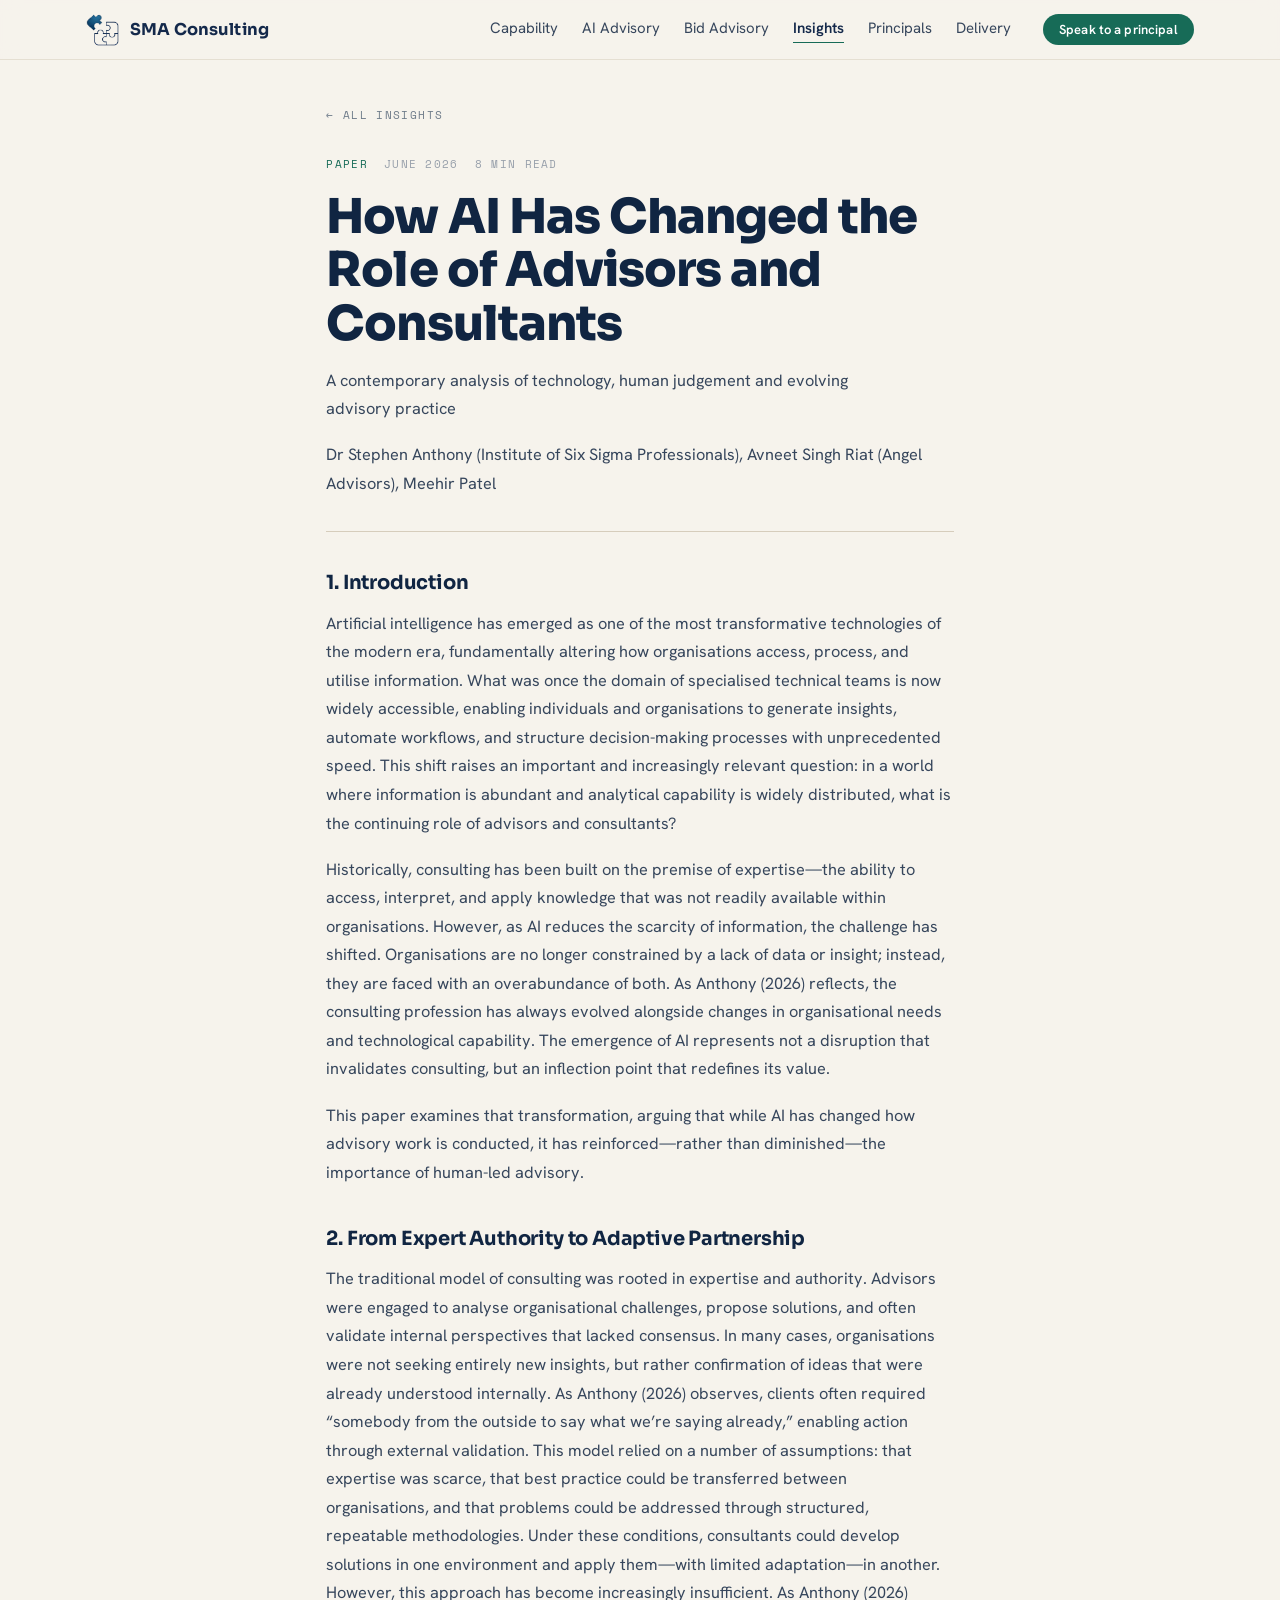
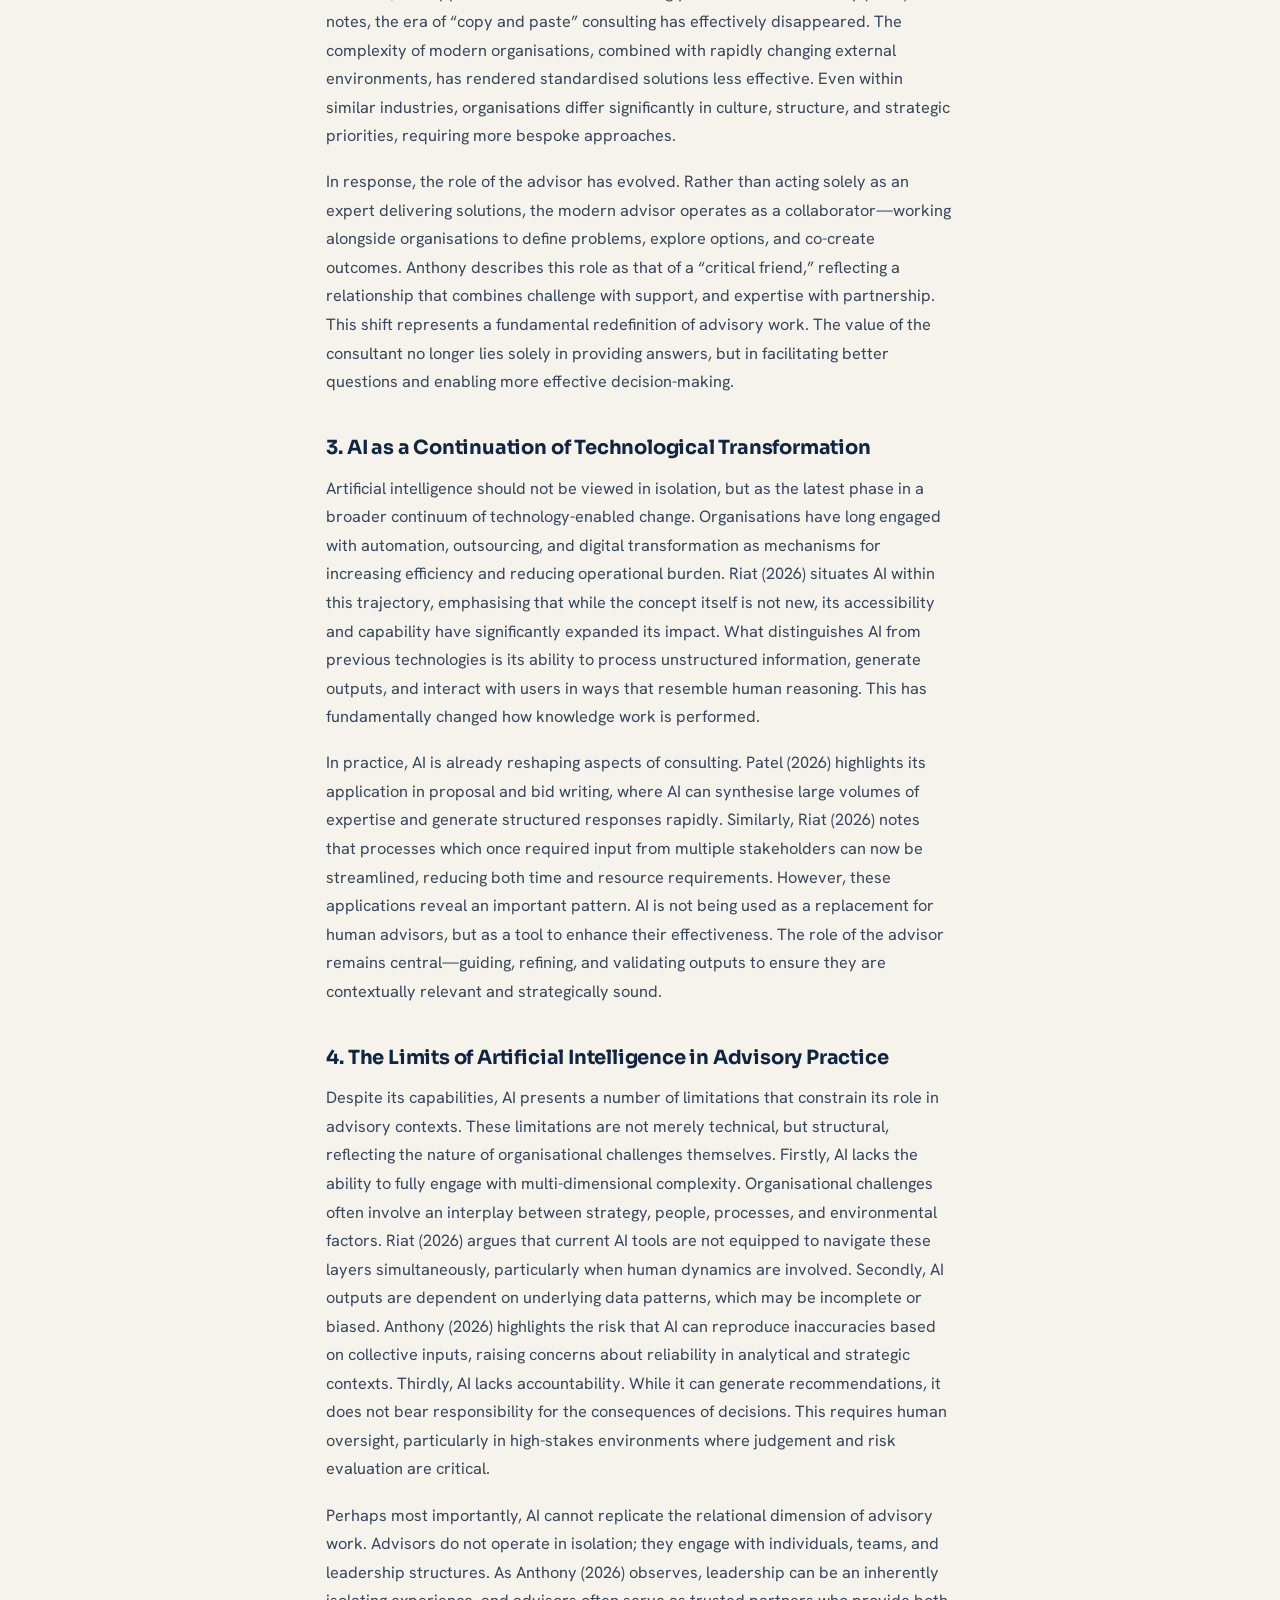
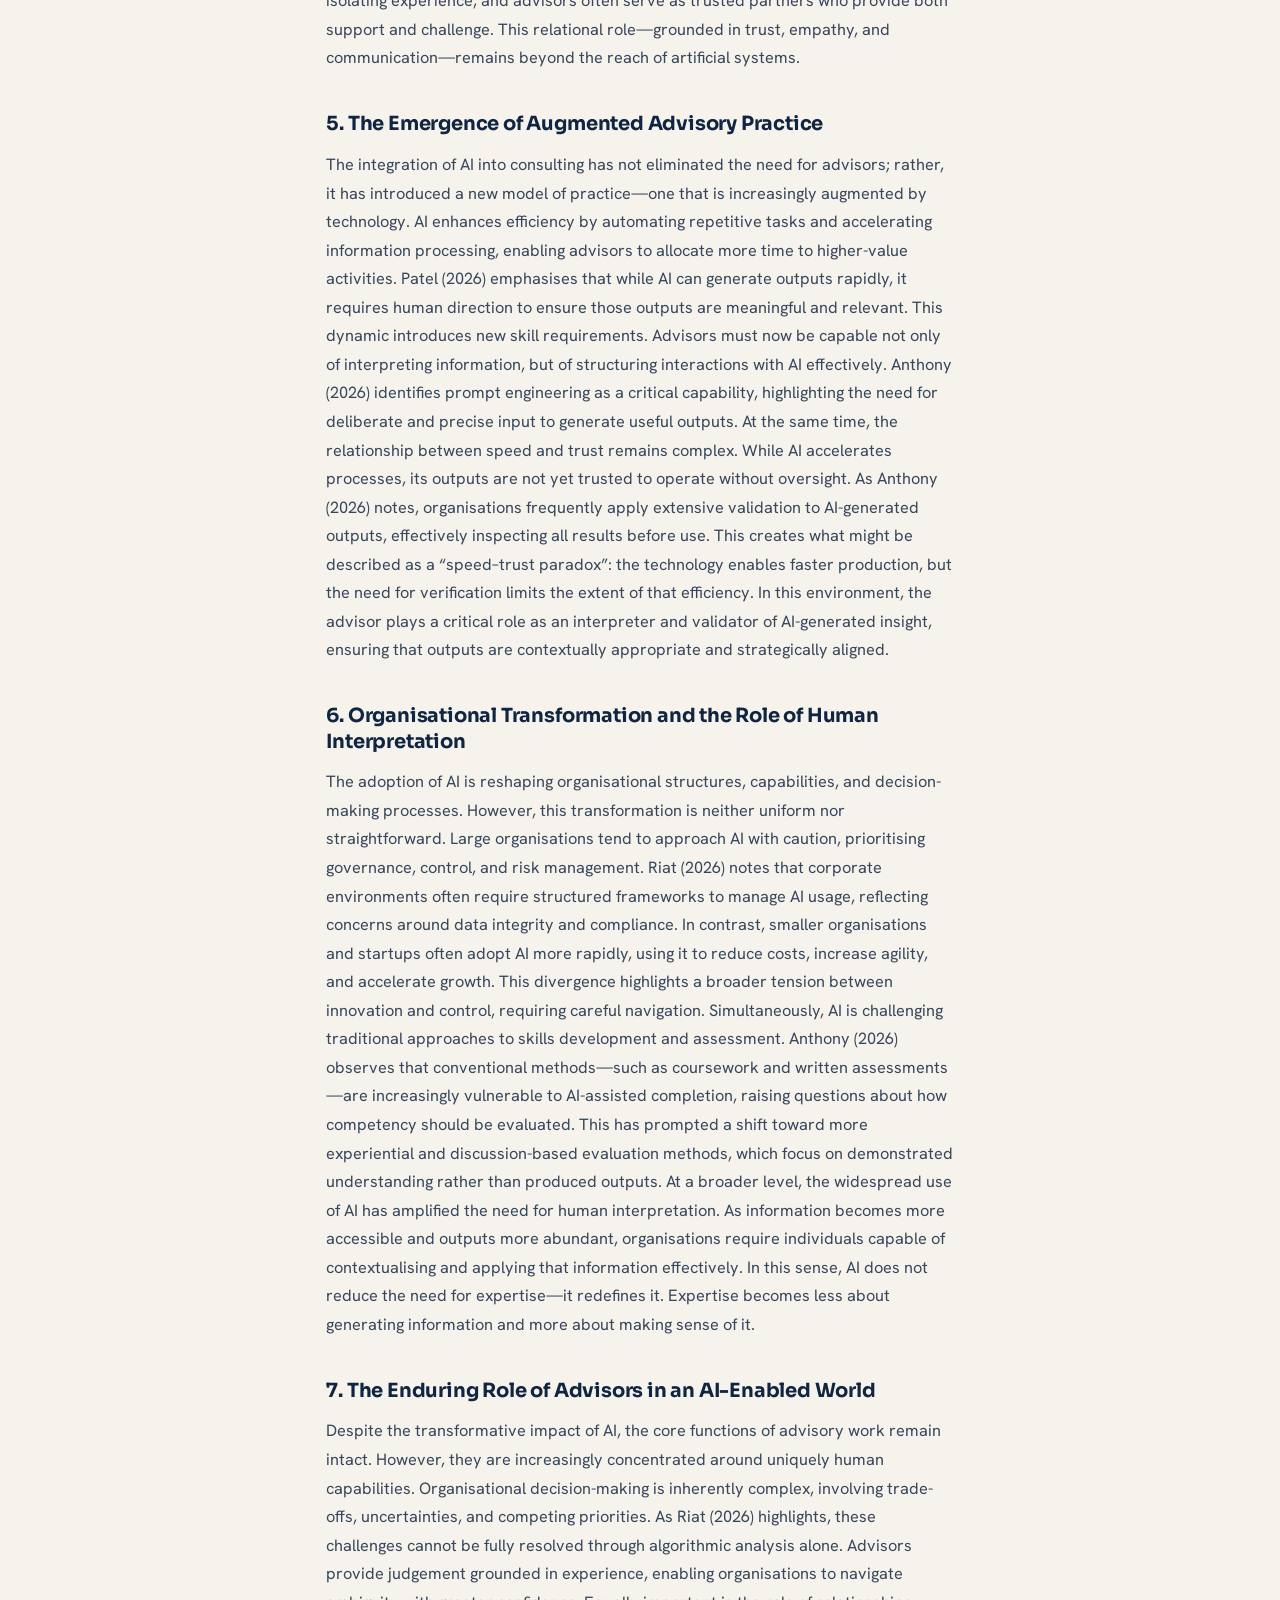
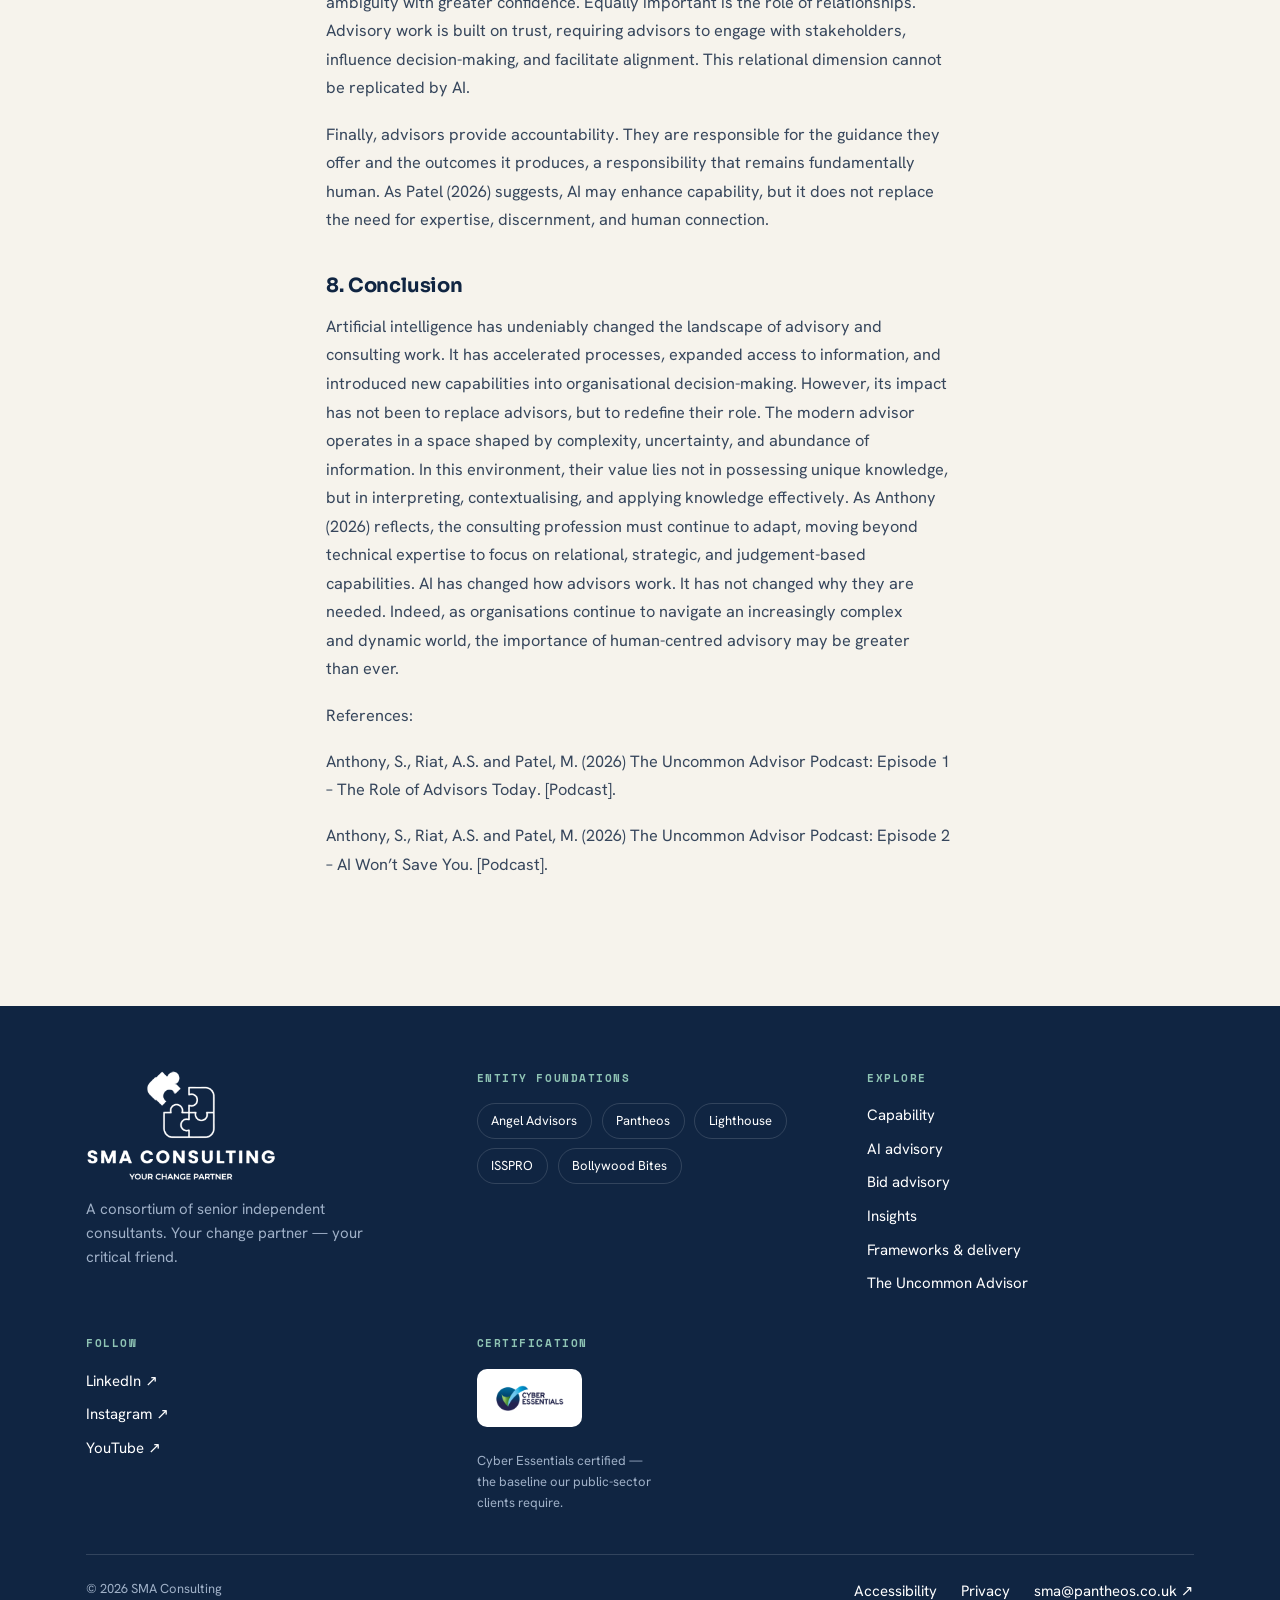
<file: insights/ai-and-the-role-of-advisors/index.html>
<!DOCTYPE html>
<html lang="en-GB">
<head>
<meta charset="utf-8" />
<meta name="viewport" content="width=device-width, initial-scale=1" />
<title>How AI Has Changed the Role of Advisors and Consultants — SMA Consulting</title>
<meta name="description" content="AI has reduced the scarcity of information and, with it, the value of expertise as a differentiator. The paper argues this reinforces rather than diminishes the case for human-led advisory." />
<meta name="theme-color" content="#14294B" />
<link rel="canonical" href="https://sma-consulting.co.uk/insights/ai-and-the-role-of-advisors/" />
<meta property="og:type" content="article" />
<meta property="og:site_name" content="SMA Consulting" />
<meta property="og:title" content="How AI Has Changed the Role of Advisors and Consultants — SMA Consulting" />
<meta property="og:description" content="AI has reduced the scarcity of information and, with it, the value of expertise as a differentiator. The paper argues this reinforces rather than diminishes the case for human-led advisory." />
<meta property="og:url" content="https://sma-consulting.co.uk/insights/ai-and-the-role-of-advisors/" />
<meta property="og:image" content="https://sma-consulting.co.uk/assets/og-card.jpg" />
<meta property="og:image:width" content="1200" />
<meta property="og:image:height" content="630" />
<meta name="twitter:card" content="summary_large_image" />
<link rel="icon" type="image/png" sizes="32x32" href="../../assets/favicon-32.png" />
<link rel="icon" type="image/png" sizes="512x512" href="../../assets/favicon-512.png" />
<link rel="apple-touch-icon" href="../../assets/apple-touch-icon.png" />
<link rel="preconnect" href="https://fonts.googleapis.com" />
<link rel="preconnect" href="https://fonts.gstatic.com" crossorigin />
<link rel="stylesheet" href="../../styles.css" />
<link rel="stylesheet" href="../../site.css" />
<script type="application/ld+json">{"@context":"https://schema.org","@type":"Article","headline":"How AI Has Changed the Role of Advisors and Consultants","description":"AI has reduced the scarcity of information and, with it, the value of expertise as a differentiator. The paper argues this reinforces rather than diminishes the case for human-led advisory.","author":[{"@type":"Person","name":"Dr Stephen Anthony (Institute of Six Sigma Professionals)"},{"@type":"Person","name":"Avneet Singh Riat (Angel Advisors)"},{"@type":"Person","name":"Meehir Patel"}],"publisher":{"@type":"Organization","name":"SMA Consulting"},"image":"https://sma-consulting.co.uk/assets/og-card.jpg","mainEntityOfPage":"https://sma-consulting.co.uk/insights/ai-and-the-role-of-advisors/"}</script>
</head>
<body>
<a class="skip-link" href="#main">Skip to content</a><header class="site-header">
  <div class="sma-container site-header__inner">
    <a class="brand" href="../../"><img src="../../assets/logo-mark.webp" alt="" width="220" height="218" /><span>SMA Consulting</span></a>
    <div class="header-right">
      <nav class="nav" aria-label="Primary">
        <a href="../../#capability">Capability</a>
        <a href="../../ai-advisory/">AI Advisory</a>
        <a href="../../bid-advisory/">Bid Advisory</a>
        <a href="../../insights/" aria-current="page">Insights</a>
        <a href="../../#principals">Principals</a>
        <a href="../../#delivery">Delivery</a>
      </nav>
      <a href="../../#contact" class="sma-btn sma-btn--accent sma-btn--sm">Speak to a principal</a>
    </div>
  </div>
</header>
<main id="main">
<article style="padding-top: var(--space-7); padding-bottom: var(--section-y);">
  <div class="sma-container prose">
    <a class="back-link" href="../../insights/">&larr; All insights</a>
    <div class="article-card__meta" style="margin-bottom: var(--space-4);"><span class="article-card__kind">Paper</span><span class="article-card__date">June 2026</span><span class="article-card__date">8 min read</span></div>
    <h1>How AI Has Changed the Role of Advisors and Consultants</h1>
    <p class="article-head__series">A contemporary analysis of technology, human judgement and evolving advisory practice</p>
    <p class="article-head__authors">Dr Stephen Anthony (Institute of Six Sigma Professionals), Avneet Singh Riat (Angel Advisors), Meehir Patel</p>
<h2>1. Introduction</h2>
<p>Artificial intelligence has emerged as one of the most transformative technologies of the modern era, fundamentally altering how organisations access, process, and utilise information. What was once the domain of specialised technical teams is now widely accessible, enabling individuals and organisations to generate insights, automate workflows, and structure decision-making processes with unprecedented speed. This shift raises an important and increasingly relevant question: in a world where information is abundant and analytical capability is widely distributed, what is the continuing role of advisors and consultants?</p>
<p>Historically, consulting has been built on the premise of expertise—the ability to access, interpret, and apply knowledge that was not readily available within organisations. However, as AI reduces the scarcity of information, the challenge has shifted. Organisations are no longer constrained by a lack of data or insight; instead, they are faced with an overabundance of both. As Anthony (2026) reflects, the consulting profession has always evolved alongside changes in organisational needs and technological capability. The emergence of AI represents not a disruption that invalidates consulting, but an inflection point that redefines its value.</p>
<p>This paper examines that transformation, arguing that while AI has changed how advisory work is conducted, it has reinforced—rather than diminished—the importance of human-led advisory.</p>
<h2>2. From Expert Authority to Adaptive Partnership</h2>
<p>The traditional model of consulting was rooted in expertise and authority. Advisors were engaged to analyse organisational challenges, propose solutions, and often validate internal perspectives that lacked consensus. In many cases, organisations were not seeking entirely new insights, but rather confirmation of ideas that were already understood internally. As Anthony (2026) observes, clients often required “somebody from the outside to say what we’re saying already,” enabling action through external validation. This model relied on a number of assumptions: that expertise was scarce, that best practice could be transferred between organisations, and that problems could be addressed through structured, repeatable methodologies. Under these conditions, consultants could develop solutions in one environment and apply them—with limited adaptation—in another. However, this approach has become increasingly insufficient. As Anthony (2026) notes, the era of “copy and paste” consulting has effectively disappeared. The complexity of modern organisations, combined with rapidly changing external environments, has rendered standardised solutions less effective. Even within similar industries, organisations differ significantly in culture, structure, and strategic priorities, requiring more bespoke approaches.</p>
<p>In response, the role of the advisor has evolved. Rather than acting solely as an expert delivering solutions, the modern advisor operates as a collaborator—working alongside organisations to define problems, explore options, and co-create outcomes. Anthony describes this role as that of a “critical friend,” reflecting a relationship that combines challenge with support, and expertise with partnership. This shift represents a fundamental redefinition of advisory work. The value of the consultant no longer lies solely in providing answers, but in facilitating better questions and enabling more effective decision-making.</p>
<h2>3. AI as a Continuation of Technological Transformation</h2>
<p>Artificial intelligence should not be viewed in isolation, but as the latest phase in a broader continuum of technology-enabled change. Organisations have long engaged with automation, outsourcing, and digital transformation as mechanisms for increasing efficiency and reducing operational burden. Riat (2026) situates AI within this trajectory, emphasising that while the concept itself is not new, its accessibility and capability have significantly expanded its impact. What distinguishes AI from previous technologies is its ability to process unstructured information, generate outputs, and interact with users in ways that resemble human reasoning. This has fundamentally changed how knowledge work is performed.</p>
<p>In practice, AI is already reshaping aspects of consulting. Patel (2026) highlights its application in proposal and bid writing, where AI can synthesise large volumes of expertise and generate structured responses rapidly. Similarly, Riat (2026) notes that processes which once required input from multiple stakeholders can now be streamlined, reducing both time and resource requirements. However, these applications reveal an important pattern. AI is not being used as a replacement for human advisors, but as a tool to enhance their effectiveness. The role of the advisor remains central—guiding, refining, and validating outputs to ensure they are contextually relevant and strategically sound.</p>
<h2>4. The Limits of Artificial Intelligence in Advisory Practice</h2>
<p>Despite its capabilities, AI presents a number of limitations that constrain its role in advisory contexts. These limitations are not merely technical, but structural, reflecting the nature of organisational challenges themselves. Firstly, AI lacks the ability to fully engage with multi-dimensional complexity. Organisational challenges often involve an interplay between strategy, people, processes, and environmental factors. Riat (2026) argues that current AI tools are not equipped to navigate these layers simultaneously, particularly when human dynamics are involved. Secondly, AI outputs are dependent on underlying data patterns, which may be incomplete or biased. Anthony (2026) highlights the risk that AI can reproduce inaccuracies based on collective inputs, raising concerns about reliability in analytical and strategic contexts. Thirdly, AI lacks accountability. While it can generate recommendations, it does not bear responsibility for the consequences of decisions. This requires human oversight, particularly in high-stakes environments where judgement and risk evaluation are critical.</p>
<p>Perhaps most importantly, AI cannot replicate the relational dimension of advisory work. Advisors do not operate in isolation; they engage with individuals, teams, and leadership structures. As Anthony (2026) observes, leadership can be an inherently isolating experience, and advisors often serve as trusted partners who provide both support and challenge. This relational role—grounded in trust, empathy, and communication—remains beyond the reach of artificial systems.</p>
<h2>5. The Emergence of Augmented Advisory Practice</h2>
<p>The integration of AI into consulting has not eliminated the need for advisors; rather, it has introduced a new model of practice—one that is increasingly augmented by technology. AI enhances efficiency by automating repetitive tasks and accelerating information processing, enabling advisors to allocate more time to higher-value activities. Patel (2026) emphasises that while AI can generate outputs rapidly, it requires human direction to ensure those outputs are meaningful and relevant. This dynamic introduces new skill requirements. Advisors must now be capable not only of interpreting information, but of structuring interactions with AI effectively. Anthony (2026) identifies prompt engineering as a critical capability, highlighting the need for deliberate and precise input to generate useful outputs. At the same time, the relationship between speed and trust remains complex. While AI accelerates processes, its outputs are not yet trusted to operate without oversight. As Anthony (2026) notes, organisations frequently apply extensive validation to AI-generated outputs, effectively inspecting all results before use. This creates what might be described as a “speed–trust paradox”: the technology enables faster production, but the need for verification limits the extent of that efficiency. In this environment, the advisor plays a critical role as an interpreter and validator of AI-generated insight, ensuring that outputs are contextually appropriate and strategically aligned.</p>
<h2>6. Organisational Transformation and the Role of Human Interpretation</h2>
<p>The adoption of AI is reshaping organisational structures, capabilities, and decision-making processes. However, this transformation is neither uniform nor straightforward. Large organisations tend to approach AI with caution, prioritising governance, control, and risk management. Riat (2026) notes that corporate environments often require structured frameworks to manage AI usage, reflecting concerns around data integrity and compliance. In contrast, smaller organisations and startups often adopt AI more rapidly, using it to reduce costs, increase agility, and accelerate growth. This divergence highlights a broader tension between innovation and control, requiring careful navigation. Simultaneously, AI is challenging traditional approaches to skills development and assessment. Anthony (2026) observes that conventional methods—such as coursework and written assessments—are increasingly vulnerable to AI-assisted completion, raising questions about how competency should be evaluated. This has prompted a shift toward more experiential and discussion-based evaluation methods, which focus on demonstrated understanding rather than produced outputs. At a broader level, the widespread use of AI has amplified the need for human interpretation. As information becomes more accessible and outputs more abundant, organisations require individuals capable of contextualising and applying that information effectively. In this sense, AI does not reduce the need for expertise—it redefines it. Expertise becomes less about generating information and more about making sense of it.</p>
<h2>7. The Enduring Role of Advisors in an AI-Enabled World</h2>
<p>Despite the transformative impact of AI, the core functions of advisory work remain intact. However, they are increasingly concentrated around uniquely human capabilities. Organisational decision-making is inherently complex, involving trade-offs, uncertainties, and competing priorities. As Riat (2026) highlights, these challenges cannot be fully resolved through algorithmic analysis alone. Advisors provide judgement grounded in experience, enabling organisations to navigate ambiguity with greater confidence. Equally important is the role of relationships. Advisory work is built on trust, requiring advisors to engage with stakeholders, influence decision-making, and facilitate alignment. This relational dimension cannot be replicated by AI.</p>
<p>Finally, advisors provide accountability. They are responsible for the guidance they offer and the outcomes it produces, a responsibility that remains fundamentally human. As Patel (2026) suggests, AI may enhance capability, but it does not replace the need for expertise, discernment, and human connection.</p>
<h2>8. Conclusion</h2>
<p>Artificial intelligence has undeniably changed the landscape of advisory and consulting work. It has accelerated processes, expanded access to information, and introduced new capabilities into organisational decision-making. However, its impact has not been to replace advisors, but to redefine their role. The modern advisor operates in a space shaped by complexity, uncertainty, and abundance of information. In this environment, their value lies not in possessing unique knowledge, but in interpreting, contextualising, and applying knowledge effectively. As Anthony (2026) reflects, the consulting profession must continue to adapt, moving beyond technical expertise to focus on relational, strategic, and judgement-based capabilities. AI has changed how advisors work. It has not changed why they are needed. Indeed, as organisations continue to navigate an increasingly complex and dynamic world, the importance of human-centred advisory may be greater than ever.</p>
<p>References:</p>
<p>Anthony, S., Riat, A.S. and Patel, M. (2026) The Uncommon Advisor Podcast: Episode 1 – The Role of Advisors Today. [Podcast].</p>
<p>Anthony, S., Riat, A.S. and Patel, M. (2026) The Uncommon Advisor Podcast: Episode 2 – AI Won’t Save You. [Podcast].</p>
  </div>
</article>
</main>
<footer class="site-footer">
  <div class="sma-container">
    <div class="site-footer__cols">
      <div class="footer-brand">
        <img src="../../assets/logo-lockup-white.webp" alt="SMA Consulting" width="600" height="352" />
        <p>A consortium of senior independent consultants. Your change partner &mdash; your critical friend.</p>
      </div>
      <div>
        <div class="footer-head">Entity foundations</div>
        <ul class="chips"><li class="chip chip--on-ink">Angel Advisors</li><li class="chip chip--on-ink">Pantheos</li><li class="chip chip--on-ink">Lighthouse</li><li class="chip chip--on-ink">ISSPRO</li><li class="chip chip--on-ink">Bollywood Bites</li></ul>
      </div>
      <div>
        <div class="footer-head">Explore</div>
        <div class="footer-links">
          <a href="../../#capability">Capability</a>
          <a href="../../ai-advisory/">AI advisory</a>
          <a href="../../bid-advisory/">Bid advisory</a>
          <a href="../../insights/">Insights</a>
          <a href="../../#delivery">Frameworks &amp; delivery</a>
          <a href="../../#podcast">The Uncommon Advisor</a>
        </div>
      </div>
      <div>
        <div class="footer-head">Follow</div>
        <div class="footer-links">
          <a href="https://www.linkedin.com/company/sma-consulting-uk" target="_blank" rel="noopener">LinkedIn &#8599;</a>
          <a href="https://www.instagram.com/sma_consulting_uk/" target="_blank" rel="noopener">Instagram &#8599;</a>
          <a href="https://youtu.be/3t0z7GjU358" target="_blank" rel="noopener">YouTube &#8599;</a>
        </div>
      </div>
      <div>
        <div class="footer-head">Certification</div>
        <div class="cert-plate"><img src="../../assets/cyber-essentials.webp" alt="Cyber Essentials certified" width="420" height="199" /></div>
        <p class="cert-note">Cyber Essentials certified &mdash; the baseline our public-sector clients require.</p>
      </div>
    </div>
    <div class="site-footer__base">
      <span>&copy; 2026 SMA Consulting</span>
      <div class="footer-links" style="flex-direction: row; gap: var(--space-5);">
        <a href="../../accessibility/">Accessibility</a>
        <a href="../../privacy/">Privacy</a>
        <a href="mailto:sma@pantheos.co.uk">sma@pantheos.co.uk &#8599;</a>
      </div>
    </div>
  </div>
</footer>
</body>
</html>
</file>
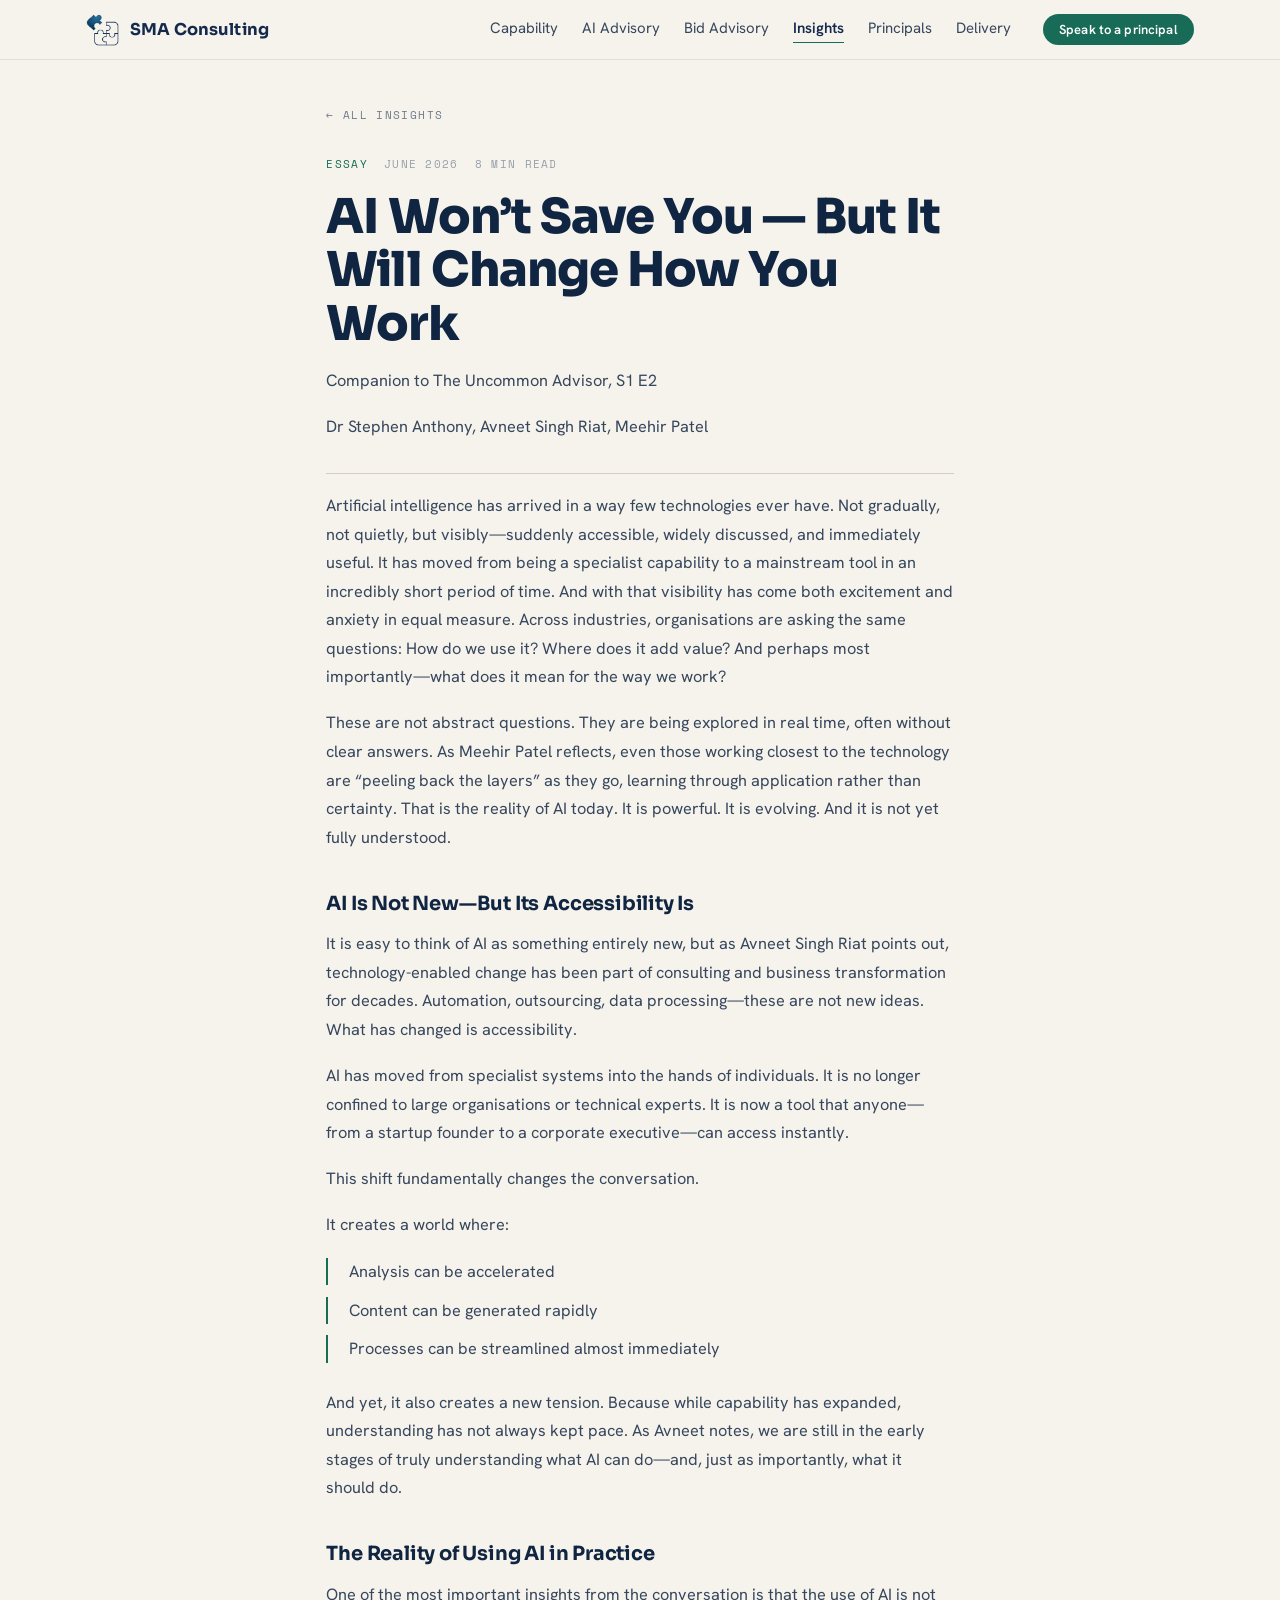
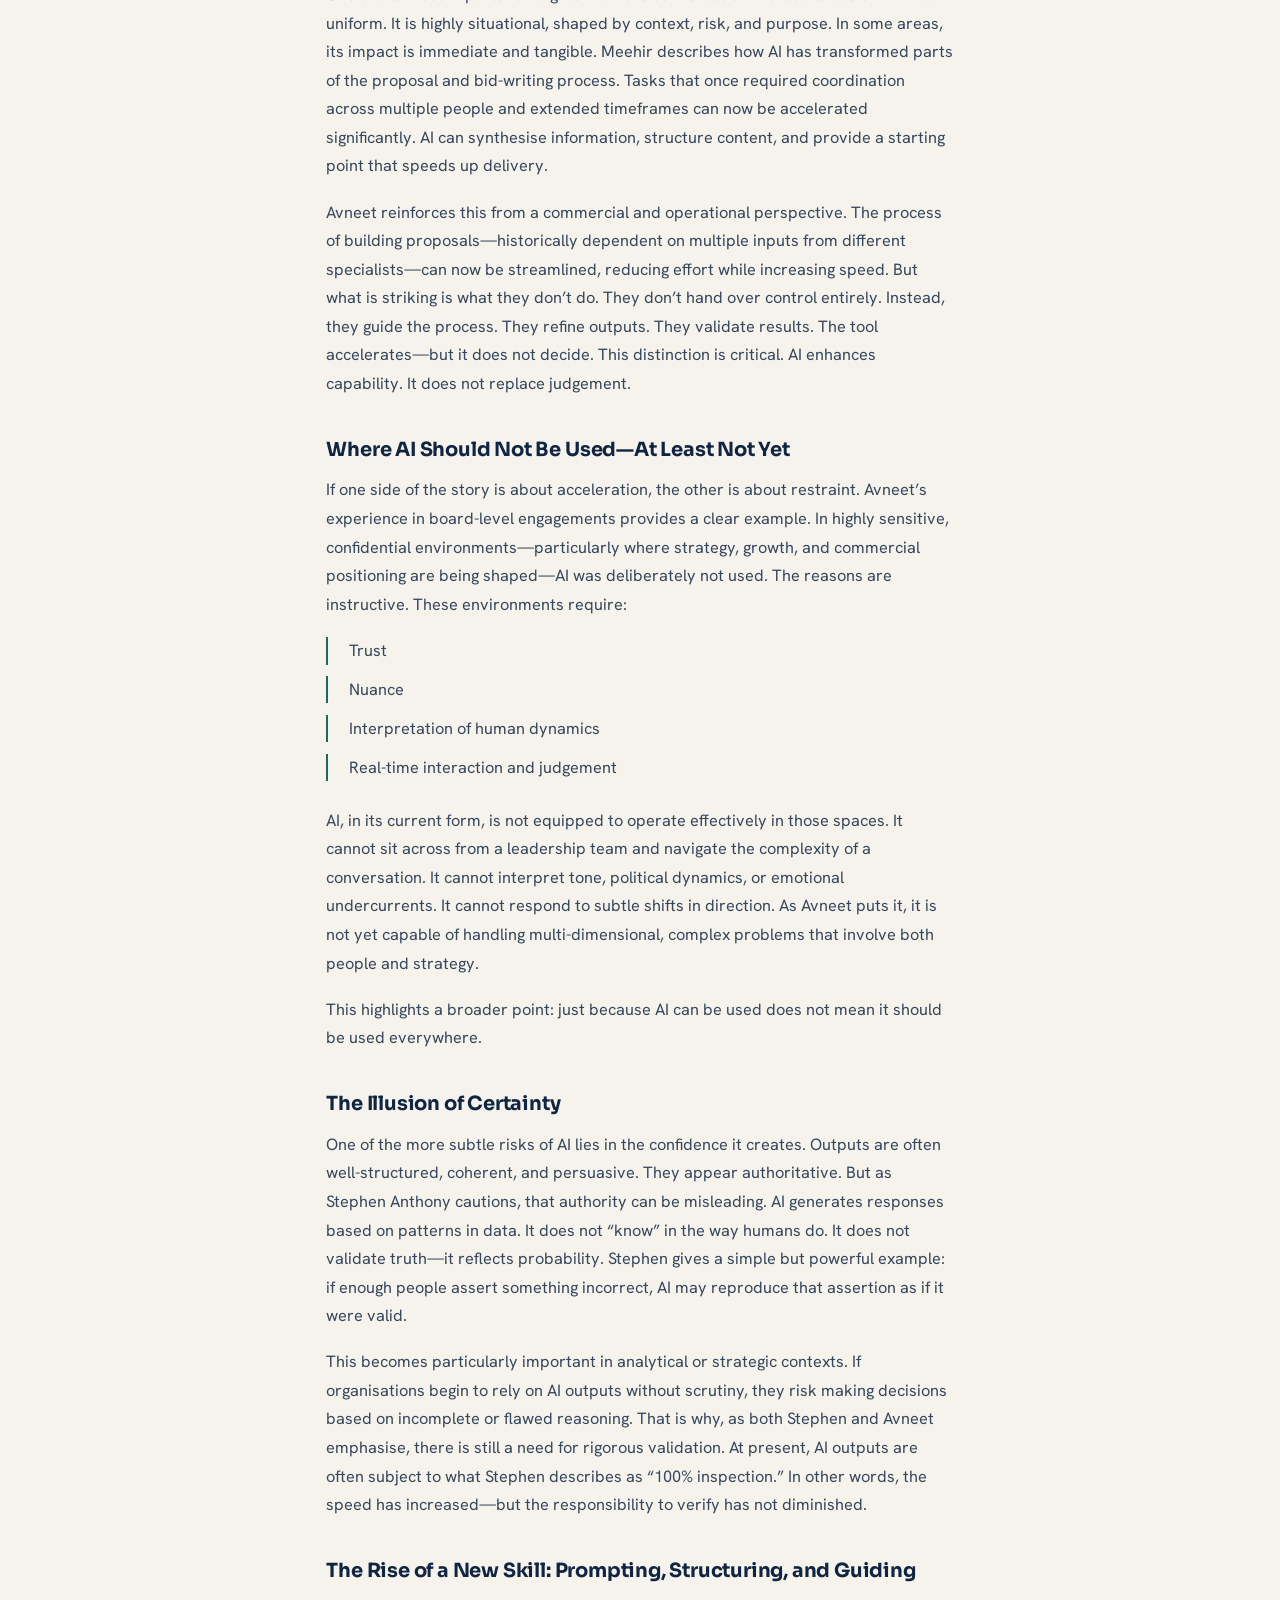
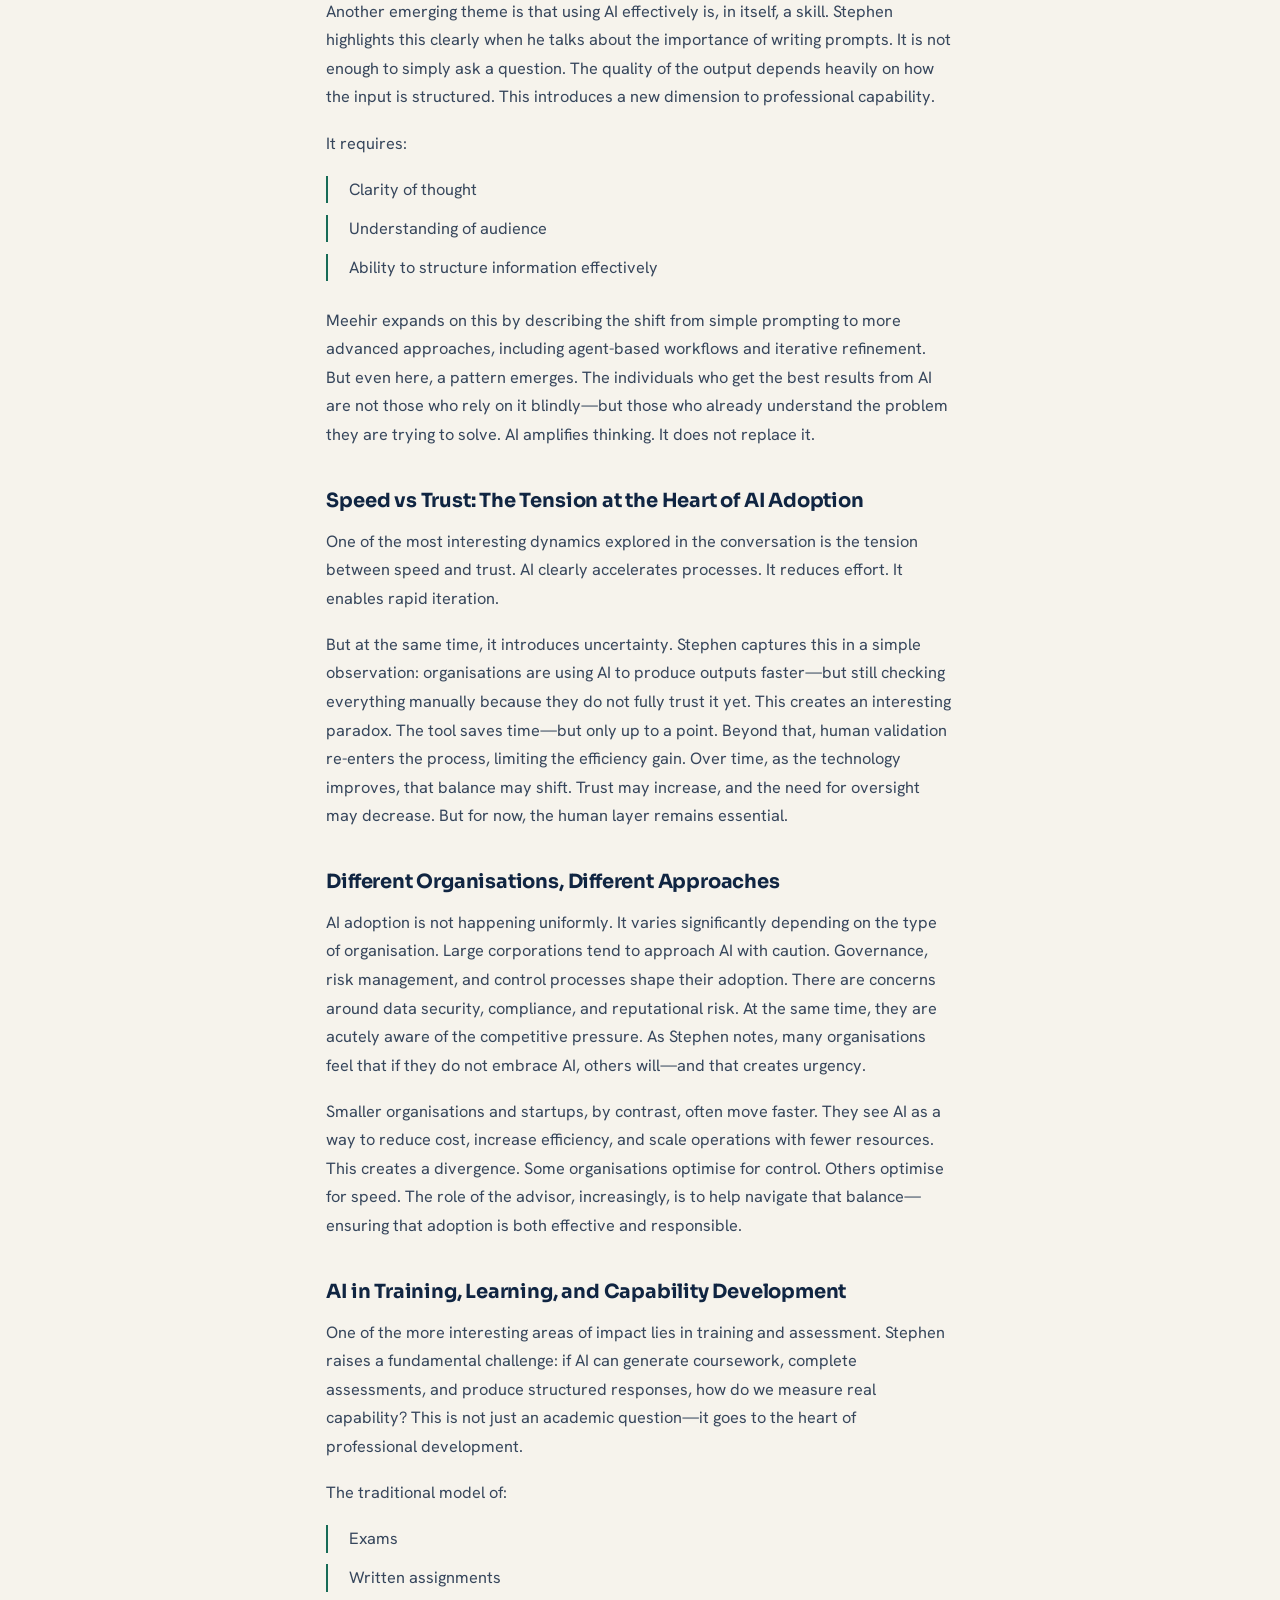
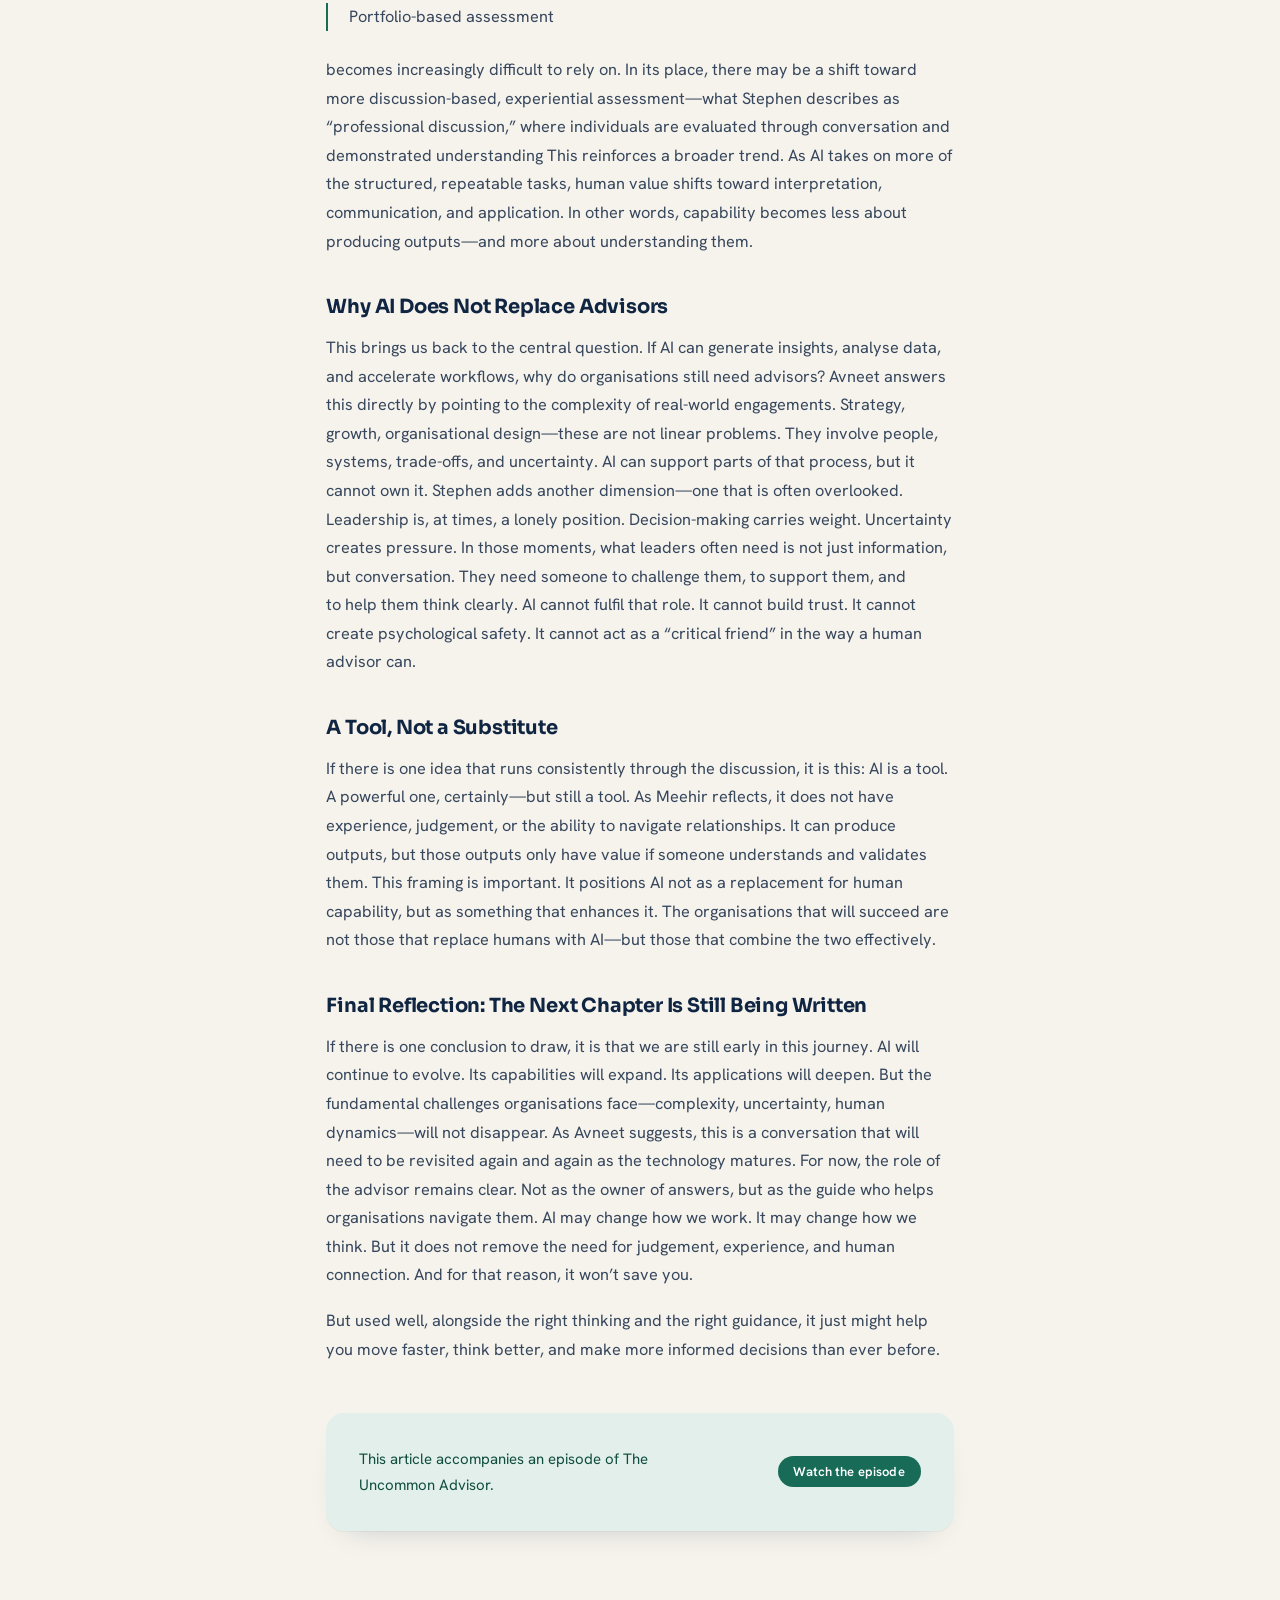
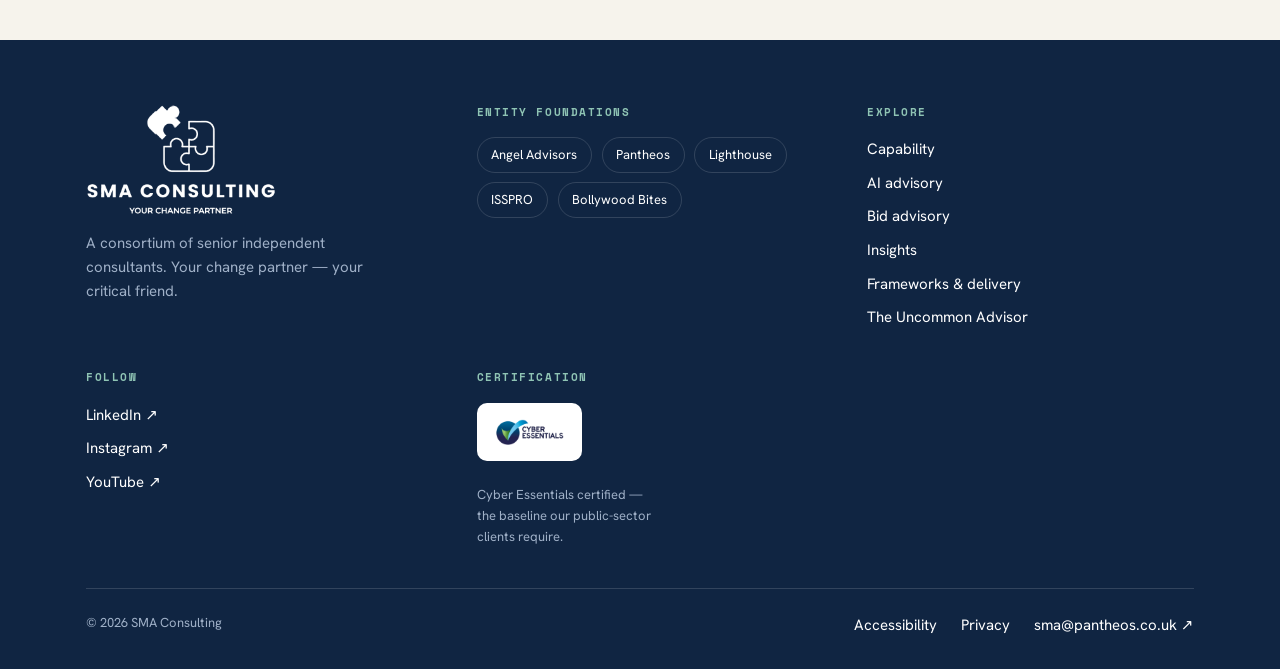
<file: insights/ai-wont-save-you/index.html>
<!DOCTYPE html>
<html lang="en-GB">
<head>
<meta charset="utf-8" />
<meta name="viewport" content="width=device-width, initial-scale=1" />
<title>AI Won’t Save You — But It Will Change How You Work — SMA Consulting</title>
<meta name="description" content="Where AI is already accelerating real work, where it should not be used yet, and why the speed it gives you does not reduce the responsibility to verify." />
<meta name="theme-color" content="#14294B" />
<link rel="canonical" href="https://sma-consulting.co.uk/insights/ai-wont-save-you/" />
<meta property="og:type" content="article" />
<meta property="og:site_name" content="SMA Consulting" />
<meta property="og:title" content="AI Won’t Save You — But It Will Change How You Work — SMA Consulting" />
<meta property="og:description" content="Where AI is already accelerating real work, where it should not be used yet, and why the speed it gives you does not reduce the responsibility to verify." />
<meta property="og:url" content="https://sma-consulting.co.uk/insights/ai-wont-save-you/" />
<meta property="og:image" content="https://sma-consulting.co.uk/assets/og-card.jpg" />
<meta property="og:image:width" content="1200" />
<meta property="og:image:height" content="630" />
<meta name="twitter:card" content="summary_large_image" />
<link rel="icon" type="image/png" sizes="32x32" href="../../assets/favicon-32.png" />
<link rel="icon" type="image/png" sizes="512x512" href="../../assets/favicon-512.png" />
<link rel="apple-touch-icon" href="../../assets/apple-touch-icon.png" />
<link rel="preconnect" href="https://fonts.googleapis.com" />
<link rel="preconnect" href="https://fonts.gstatic.com" crossorigin />
<link rel="stylesheet" href="../../styles.css" />
<link rel="stylesheet" href="../../site.css" />
<script type="application/ld+json">{"@context":"https://schema.org","@type":"Article","headline":"AI Won’t Save You — But It Will Change How You Work","description":"Where AI is already accelerating real work, where it should not be used yet, and why the speed it gives you does not reduce the responsibility to verify.","author":[{"@type":"Person","name":"Dr Stephen Anthony"},{"@type":"Person","name":"Avneet Singh Riat"},{"@type":"Person","name":"Meehir Patel"}],"publisher":{"@type":"Organization","name":"SMA Consulting"},"image":"https://sma-consulting.co.uk/assets/og-card.jpg","mainEntityOfPage":"https://sma-consulting.co.uk/insights/ai-wont-save-you/"}</script>
</head>
<body>
<a class="skip-link" href="#main">Skip to content</a><header class="site-header">
  <div class="sma-container site-header__inner">
    <a class="brand" href="../../"><img src="../../assets/logo-mark.webp" alt="" width="220" height="218" /><span>SMA Consulting</span></a>
    <div class="header-right">
      <nav class="nav" aria-label="Primary">
        <a href="../../#capability">Capability</a>
        <a href="../../ai-advisory/">AI Advisory</a>
        <a href="../../bid-advisory/">Bid Advisory</a>
        <a href="../../insights/" aria-current="page">Insights</a>
        <a href="../../#principals">Principals</a>
        <a href="../../#delivery">Delivery</a>
      </nav>
      <a href="../../#contact" class="sma-btn sma-btn--accent sma-btn--sm">Speak to a principal</a>
    </div>
  </div>
</header>
<main id="main">
<article style="padding-top: var(--space-7); padding-bottom: var(--section-y);">
  <div class="sma-container prose">
    <a class="back-link" href="../../insights/">&larr; All insights</a>
    <div class="article-card__meta" style="margin-bottom: var(--space-4);"><span class="article-card__kind">Essay</span><span class="article-card__date">June 2026</span><span class="article-card__date">8 min read</span></div>
    <h1>AI Won’t Save You — But It Will Change How You Work</h1>
    <p class="article-head__series">Companion to The Uncommon Advisor, S1 E2</p>
    <p class="article-head__authors">Dr Stephen Anthony, Avneet Singh Riat, Meehir Patel</p>
<p>Artificial intelligence has arrived in a way few technologies ever have. Not gradually, not quietly, but visibly—suddenly accessible, widely discussed, and immediately useful. It has moved from being a specialist capability to a mainstream tool in an incredibly short period of time. And with that visibility has come both excitement and anxiety in equal measure. Across industries, organisations are asking the same questions: How do we use it? Where does it add value? And perhaps most importantly—what does it mean for the way we work?</p>
<p>These are not abstract questions. They are being explored in real time, often without clear answers. As Meehir Patel reflects, even those working closest to the technology are “peeling back the layers” as they go, learning through application rather than certainty. That is the reality of AI today. It is powerful. It is evolving. And it is not yet fully understood.</p>
<h2>AI Is Not New—But Its Accessibility Is</h2>
<p>It is easy to think of AI as something entirely new, but as Avneet Singh Riat points out, technology-enabled change has been part of consulting and business transformation for decades. Automation, outsourcing, data processing—these are not new ideas. What has changed is accessibility.</p>
<p>AI has moved from specialist systems into the hands of individuals. It is no longer confined to large organisations or technical experts. It is now a tool that anyone—from a startup founder to a corporate executive—can access instantly.</p>
<p>This shift fundamentally changes the conversation.</p>
<p>It creates a world where:</p>
<ul>
<li>Analysis can be accelerated</li>
<li>Content can be generated rapidly</li>
<li>Processes can be streamlined almost immediately</li>
</ul>
<p>And yet, it also creates a new tension. Because while capability has expanded, understanding has not always kept pace. As Avneet notes, we are still in the early stages of truly understanding what AI can do—and, just as importantly, what it should do.</p>
<h2>The Reality of Using AI in Practice</h2>
<p>One of the most important insights from the conversation is that the use of AI is not uniform. It is highly situational, shaped by context, risk, and purpose. In some areas, its impact is immediate and tangible. Meehir describes how AI has transformed parts of the proposal and bid-writing process. Tasks that once required coordination across multiple people and extended timeframes can now be accelerated significantly. AI can synthesise information, structure content, and provide a starting point that speeds up delivery.</p>
<p>Avneet reinforces this from a commercial and operational perspective. The process of building proposals—historically dependent on multiple inputs from different specialists—can now be streamlined, reducing effort while increasing speed. But what is striking is what they don’t do. They don’t hand over control entirely. Instead, they guide the process. They refine outputs. They validate results. The tool accelerates—but it does not decide. This distinction is critical. AI enhances capability. It does not replace judgement.</p>
<h2>Where AI Should Not Be Used—At Least Not Yet</h2>
<p>If one side of the story is about acceleration, the other is about restraint. Avneet’s experience in board-level engagements provides a clear example. In highly sensitive, confidential environments—particularly where strategy, growth, and commercial positioning are being shaped—AI was deliberately not used. The reasons are instructive. These environments require:</p>
<ul>
<li>Trust</li>
<li>Nuance</li>
<li>Interpretation of human dynamics</li>
<li>Real-time interaction and judgement</li>
</ul>
<p>AI, in its current form, is not equipped to operate effectively in those spaces. It cannot sit across from a leadership team and navigate the complexity of a conversation. It cannot interpret tone, political dynamics, or emotional undercurrents. It cannot respond to subtle shifts in direction. As Avneet puts it, it is not yet capable of handling multi-dimensional, complex problems that involve both people and strategy.</p>
<p>This highlights a broader point: just because AI can be used does not mean it should be used everywhere.</p>
<h2>The Illusion of Certainty</h2>
<p>One of the more subtle risks of AI lies in the confidence it creates. Outputs are often well-structured, coherent, and persuasive. They appear authoritative. But as Stephen Anthony cautions, that authority can be misleading. AI generates responses based on patterns in data. It does not “know” in the way humans do. It does not validate truth—it reflects probability. Stephen gives a simple but powerful example: if enough people assert something incorrect, AI may reproduce that assertion as if it were valid.</p>
<p>This becomes particularly important in analytical or strategic contexts. If organisations begin to rely on AI outputs without scrutiny, they risk making decisions based on incomplete or flawed reasoning. That is why, as both Stephen and Avneet emphasise, there is still a need for rigorous validation. At present, AI outputs are often subject to what Stephen describes as “100% inspection.” In other words, the speed has increased—but the responsibility to verify has not diminished.</p>
<h2>The Rise of a New Skill: Prompting, Structuring, and Guiding</h2>
<p>Another emerging theme is that using AI effectively is, in itself, a skill. Stephen highlights this clearly when he talks about the importance of writing prompts. It is not enough to simply ask a question. The quality of the output depends heavily on how the input is structured. This introduces a new dimension to professional capability.</p>
<p>It requires:</p>
<ul>
<li>Clarity of thought</li>
<li>Understanding of audience</li>
<li>Ability to structure information effectively</li>
</ul>
<p>Meehir expands on this by describing the shift from simple prompting to more advanced approaches, including agent-based workflows and iterative refinement. But even here, a pattern emerges. The individuals who get the best results from AI are not those who rely on it blindly—but those who already understand the problem they are trying to solve. AI amplifies thinking. It does not replace it.</p>
<h2>Speed vs Trust: The Tension at the Heart of AI Adoption</h2>
<p>One of the most interesting dynamics explored in the conversation is the tension between speed and trust. AI clearly accelerates processes. It reduces effort. It enables rapid iteration.</p>
<p>But at the same time, it introduces uncertainty. Stephen captures this in a simple observation: organisations are using AI to produce outputs faster—but still checking everything manually because they do not fully trust it yet. This creates an interesting paradox. The tool saves time—but only up to a point. Beyond that, human validation re-enters the process, limiting the efficiency gain. Over time, as the technology improves, that balance may shift. Trust may increase, and the need for oversight may decrease. But for now, the human layer remains essential.</p>
<h2>Different Organisations, Different Approaches</h2>
<p>AI adoption is not happening uniformly. It varies significantly depending on the type of organisation. Large corporations tend to approach AI with caution. Governance, risk management, and control processes shape their adoption. There are concerns around data security, compliance, and reputational risk. At the same time, they are acutely aware of the competitive pressure. As Stephen notes, many organisations feel that if they do not embrace AI, others will—and that creates urgency.</p>
<p>Smaller organisations and startups, by contrast, often move faster. They see AI as a way to reduce cost, increase efficiency, and scale operations with fewer resources. This creates a divergence. Some organisations optimise for control. Others optimise for speed. The role of the advisor, increasingly, is to help navigate that balance—ensuring that adoption is both effective and responsible.</p>
<h2>AI in Training, Learning, and Capability Development</h2>
<p>One of the more interesting areas of impact lies in training and assessment. Stephen raises a fundamental challenge: if AI can generate coursework, complete assessments, and produce structured responses, how do we measure real capability? This is not just an academic question—it goes to the heart of professional development.</p>
<p>The traditional model of:</p>
<ul>
<li>Exams</li>
<li>Written assignments</li>
<li>Portfolio-based assessment</li>
</ul>
<p>becomes increasingly difficult to rely on. In its place, there may be a shift toward more discussion-based, experiential assessment—what Stephen describes as “professional discussion,” where individuals are evaluated through conversation and demonstrated understanding This reinforces a broader trend. As AI takes on more of the structured, repeatable tasks, human value shifts toward interpretation, communication, and application. In other words, capability becomes less about producing outputs—and more about understanding them.</p>
<h2>Why AI Does Not Replace Advisors</h2>
<p>This brings us back to the central question. If AI can generate insights, analyse data, and accelerate workflows, why do organisations still need advisors? Avneet answers this directly by pointing to the complexity of real-world engagements. Strategy, growth, organisational design—these are not linear problems. They involve people, systems, trade-offs, and uncertainty. AI can support parts of that process, but it cannot own it. Stephen adds another dimension—one that is often overlooked. Leadership is, at times, a lonely position. Decision-making carries weight. Uncertainty creates pressure. In those moments, what leaders often need is not just information, but conversation. They need someone to challenge them, to support them, and to help them think clearly. AI cannot fulfil that role. It cannot build trust. It cannot create psychological safety. It cannot act as a “critical friend” in the way a human advisor can.</p>
<h2>A Tool, Not a Substitute</h2>
<p>If there is one idea that runs consistently through the discussion, it is this: AI is a tool. A powerful one, certainly—but still a tool. As Meehir reflects, it does not have experience, judgement, or the ability to navigate relationships. It can produce outputs, but those outputs only have value if someone understands and validates them. This framing is important. It positions AI not as a replacement for human capability, but as something that enhances it. The organisations that will succeed are not those that replace humans with AI—but those that combine the two effectively.</p>
<h2>Final Reflection: The Next Chapter Is Still Being Written</h2>
<p>If there is one conclusion to draw, it is that we are still early in this journey. AI will continue to evolve. Its capabilities will expand. Its applications will deepen. But the fundamental challenges organisations face—complexity, uncertainty, human dynamics—will not disappear. As Avneet suggests, this is a conversation that will need to be revisited again and again as the technology matures. For now, the role of the advisor remains clear. Not as the owner of answers, but as the guide who helps organisations navigate them. AI may change how we work. It may change how we think. But it does not remove the need for judgement, experience, and human connection. And for that reason, it won’t save you.</p>
<p>But used well, alongside the right thinking and the right guidance, it just might help you move faster, think better, and make more informed decisions than ever before.</p>
    <div class="sma-card sma-card--tint episode-cta">
      <p>This article accompanies an episode of The Uncommon Advisor.</p>
      <a href="https://youtu.be/LGGWHsVwfSs" target="_blank" rel="noopener" class="sma-btn sma-btn--accent sma-btn--sm">Watch the episode</a>
    </div>
  </div>
</article>
</main>
<footer class="site-footer">
  <div class="sma-container">
    <div class="site-footer__cols">
      <div class="footer-brand">
        <img src="../../assets/logo-lockup-white.webp" alt="SMA Consulting" width="600" height="352" />
        <p>A consortium of senior independent consultants. Your change partner &mdash; your critical friend.</p>
      </div>
      <div>
        <div class="footer-head">Entity foundations</div>
        <ul class="chips"><li class="chip chip--on-ink">Angel Advisors</li><li class="chip chip--on-ink">Pantheos</li><li class="chip chip--on-ink">Lighthouse</li><li class="chip chip--on-ink">ISSPRO</li><li class="chip chip--on-ink">Bollywood Bites</li></ul>
      </div>
      <div>
        <div class="footer-head">Explore</div>
        <div class="footer-links">
          <a href="../../#capability">Capability</a>
          <a href="../../ai-advisory/">AI advisory</a>
          <a href="../../bid-advisory/">Bid advisory</a>
          <a href="../../insights/">Insights</a>
          <a href="../../#delivery">Frameworks &amp; delivery</a>
          <a href="../../#podcast">The Uncommon Advisor</a>
        </div>
      </div>
      <div>
        <div class="footer-head">Follow</div>
        <div class="footer-links">
          <a href="https://www.linkedin.com/company/sma-consulting-uk" target="_blank" rel="noopener">LinkedIn &#8599;</a>
          <a href="https://www.instagram.com/sma_consulting_uk/" target="_blank" rel="noopener">Instagram &#8599;</a>
          <a href="https://youtu.be/3t0z7GjU358" target="_blank" rel="noopener">YouTube &#8599;</a>
        </div>
      </div>
      <div>
        <div class="footer-head">Certification</div>
        <div class="cert-plate"><img src="../../assets/cyber-essentials.webp" alt="Cyber Essentials certified" width="420" height="199" /></div>
        <p class="cert-note">Cyber Essentials certified &mdash; the baseline our public-sector clients require.</p>
      </div>
    </div>
    <div class="site-footer__base">
      <span>&copy; 2026 SMA Consulting</span>
      <div class="footer-links" style="flex-direction: row; gap: var(--space-5);">
        <a href="../../accessibility/">Accessibility</a>
        <a href="../../privacy/">Privacy</a>
        <a href="mailto:sma@pantheos.co.uk">sma@pantheos.co.uk &#8599;</a>
      </div>
    </div>
  </div>
</footer>
</body>
</html>
</file>
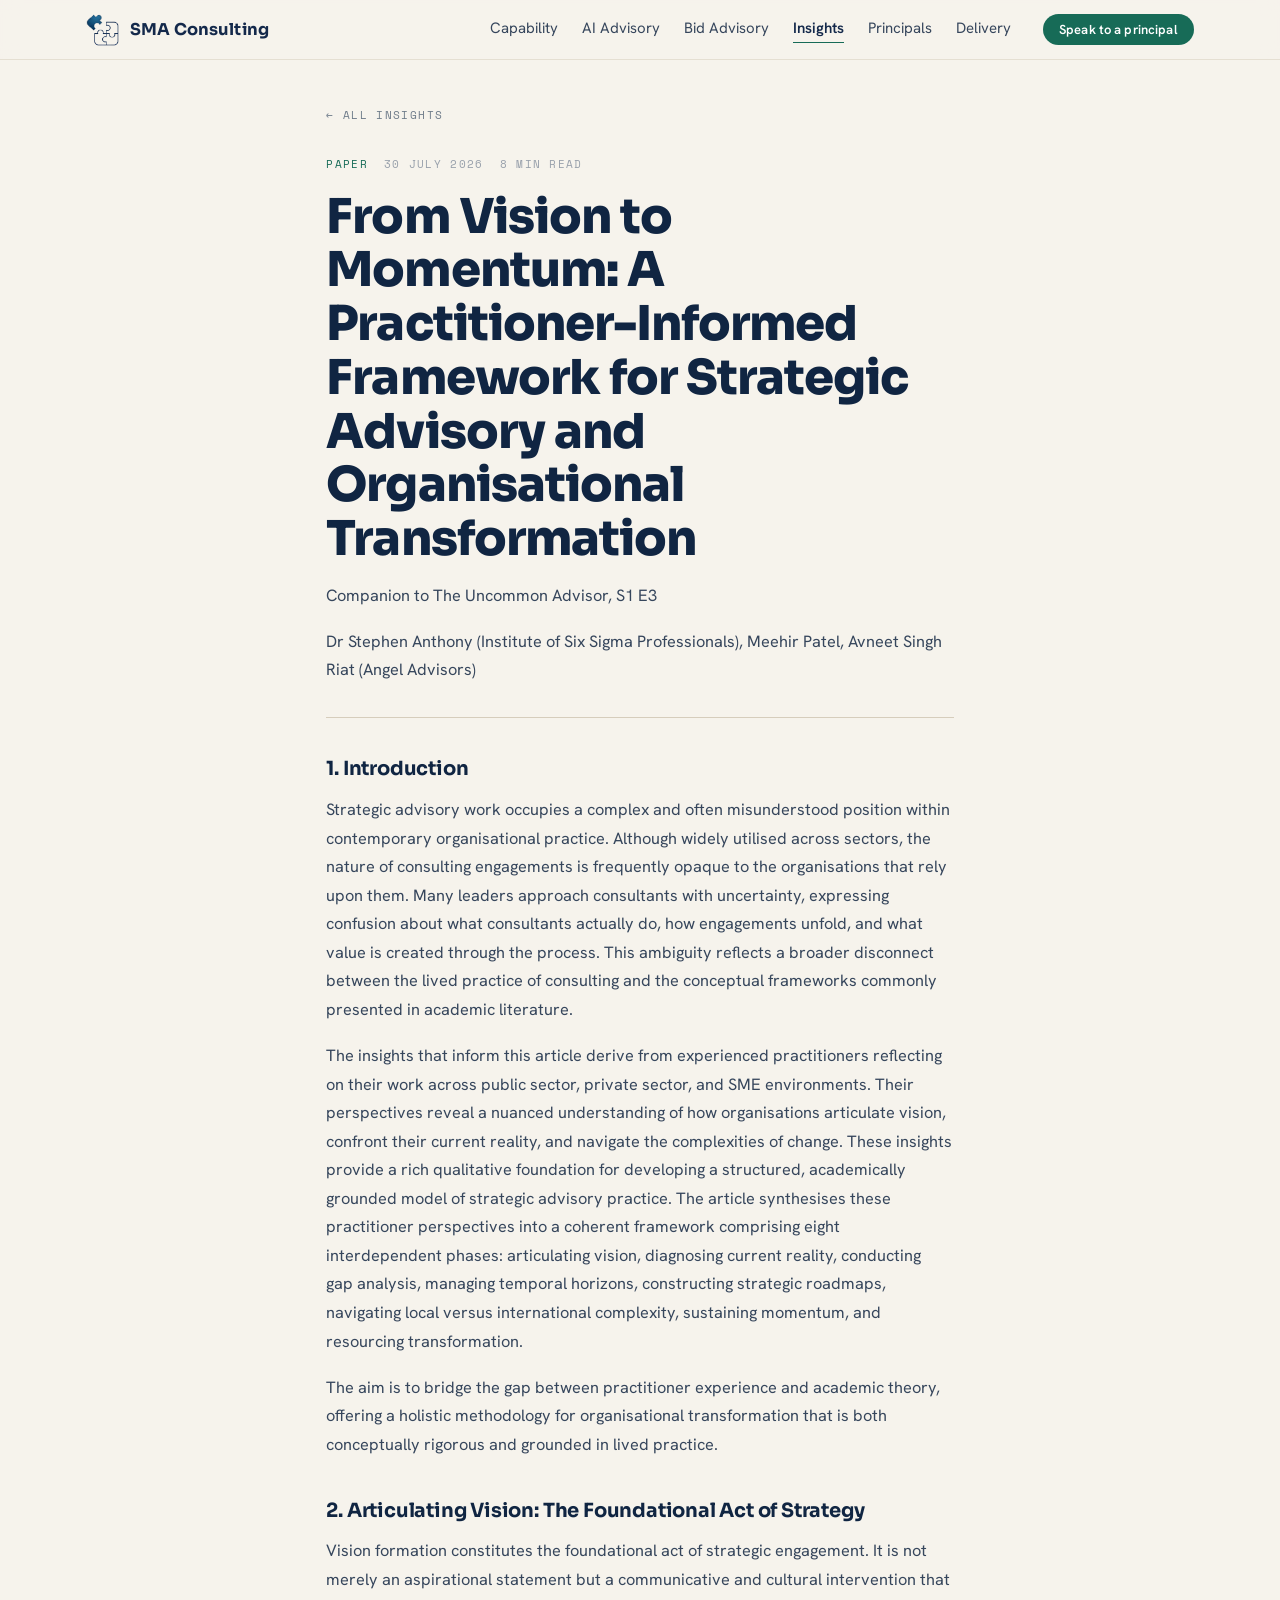
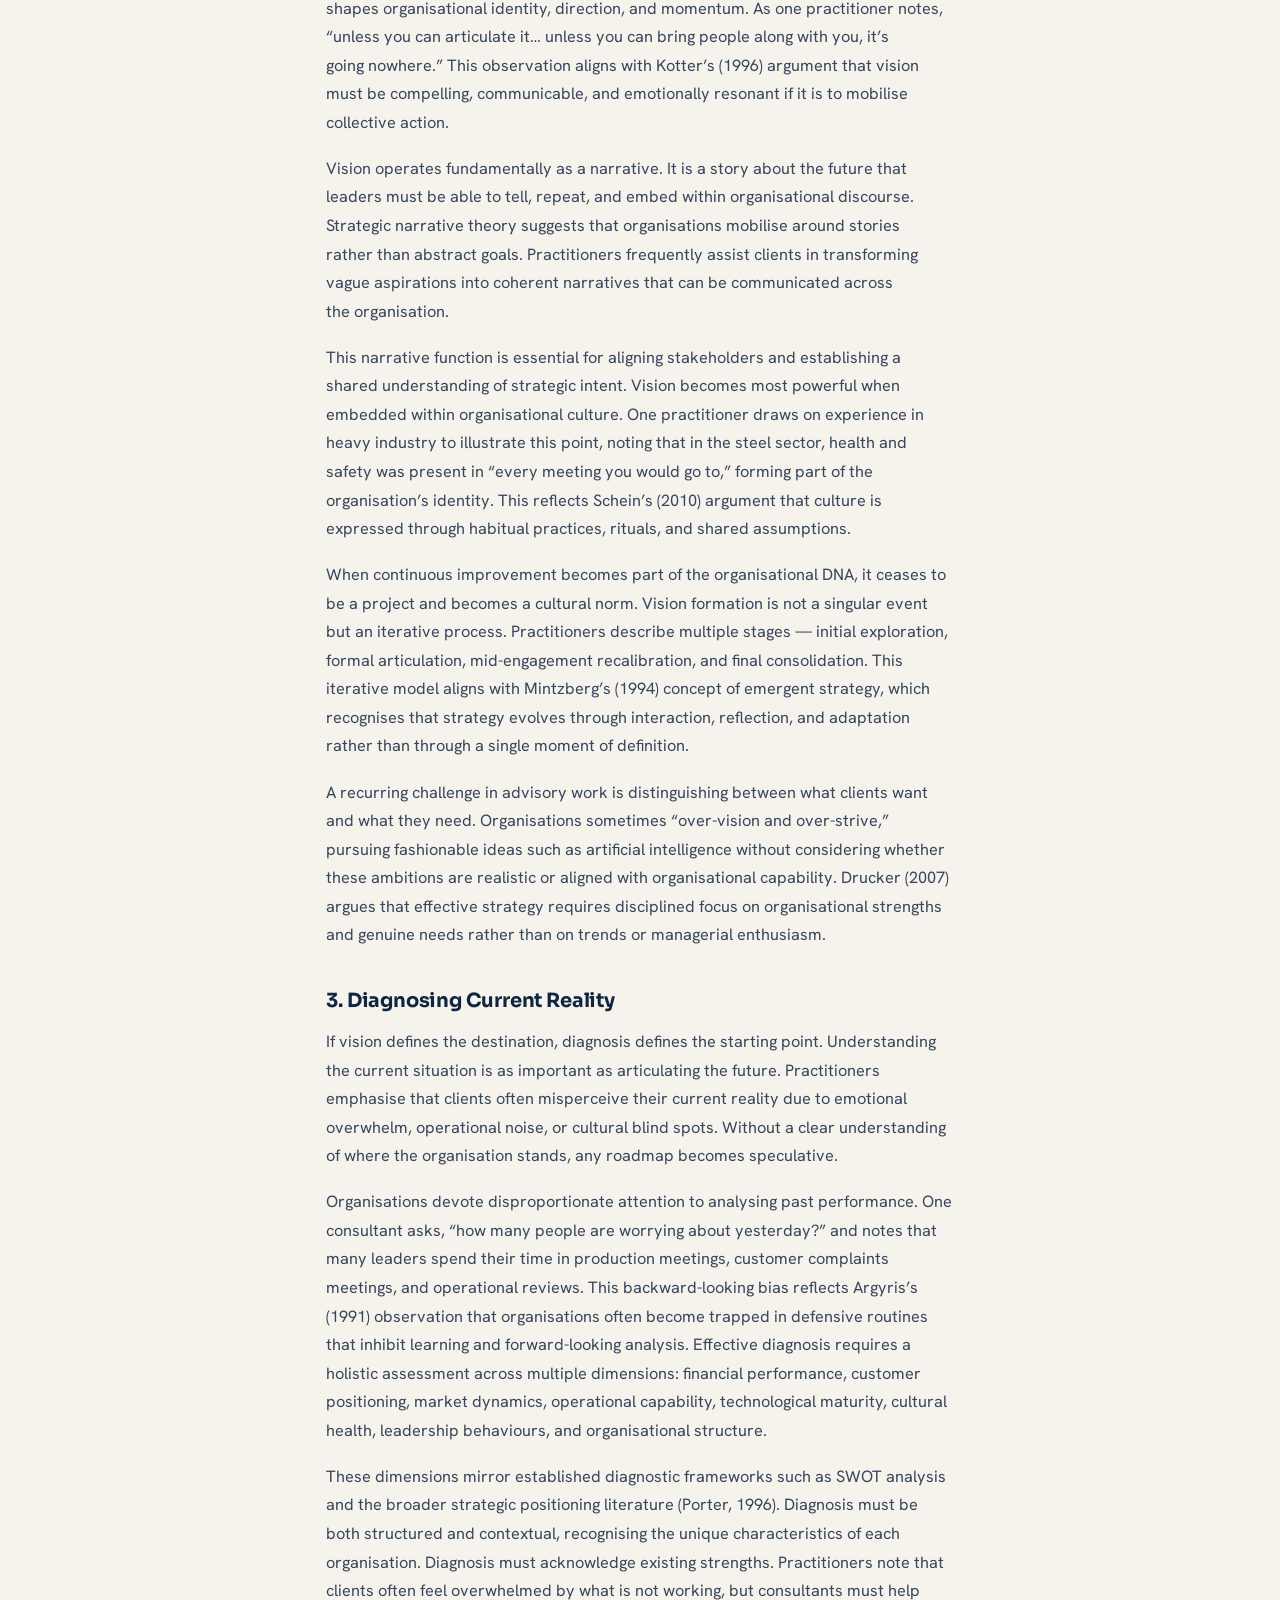
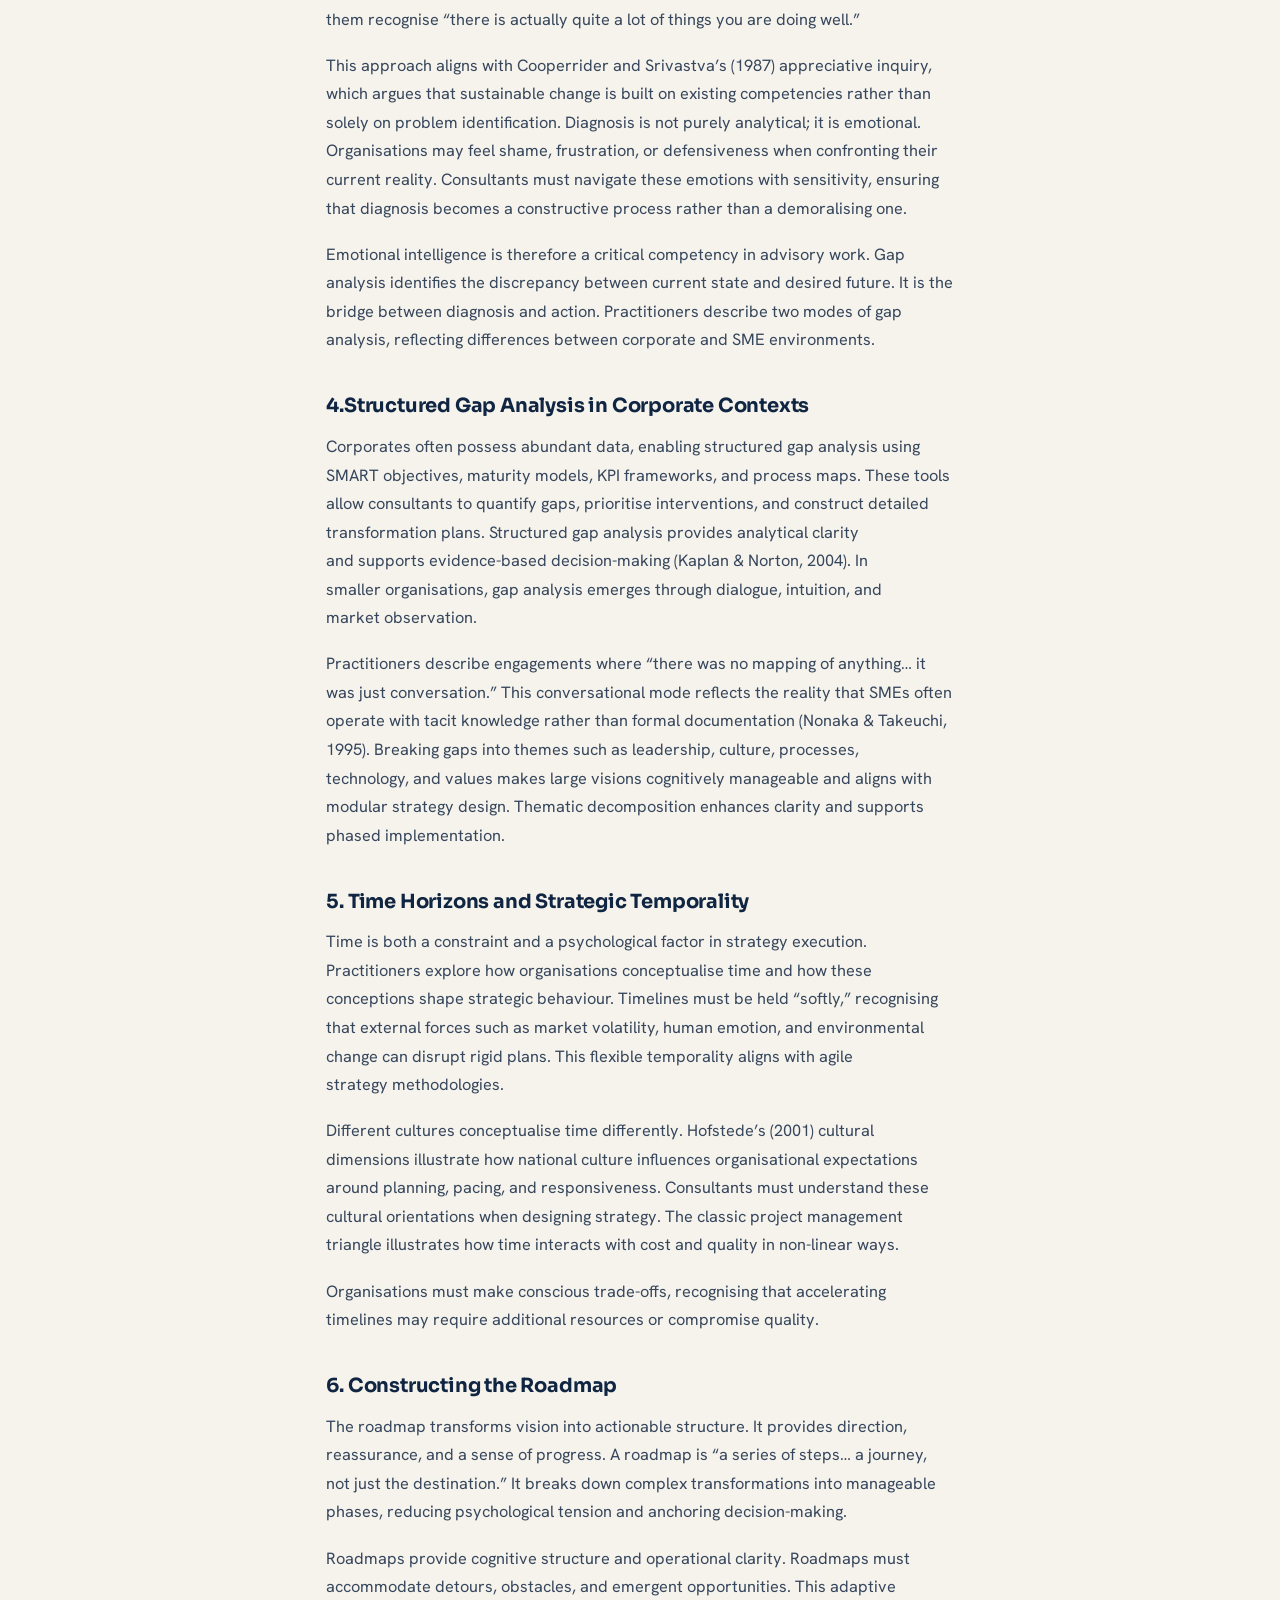
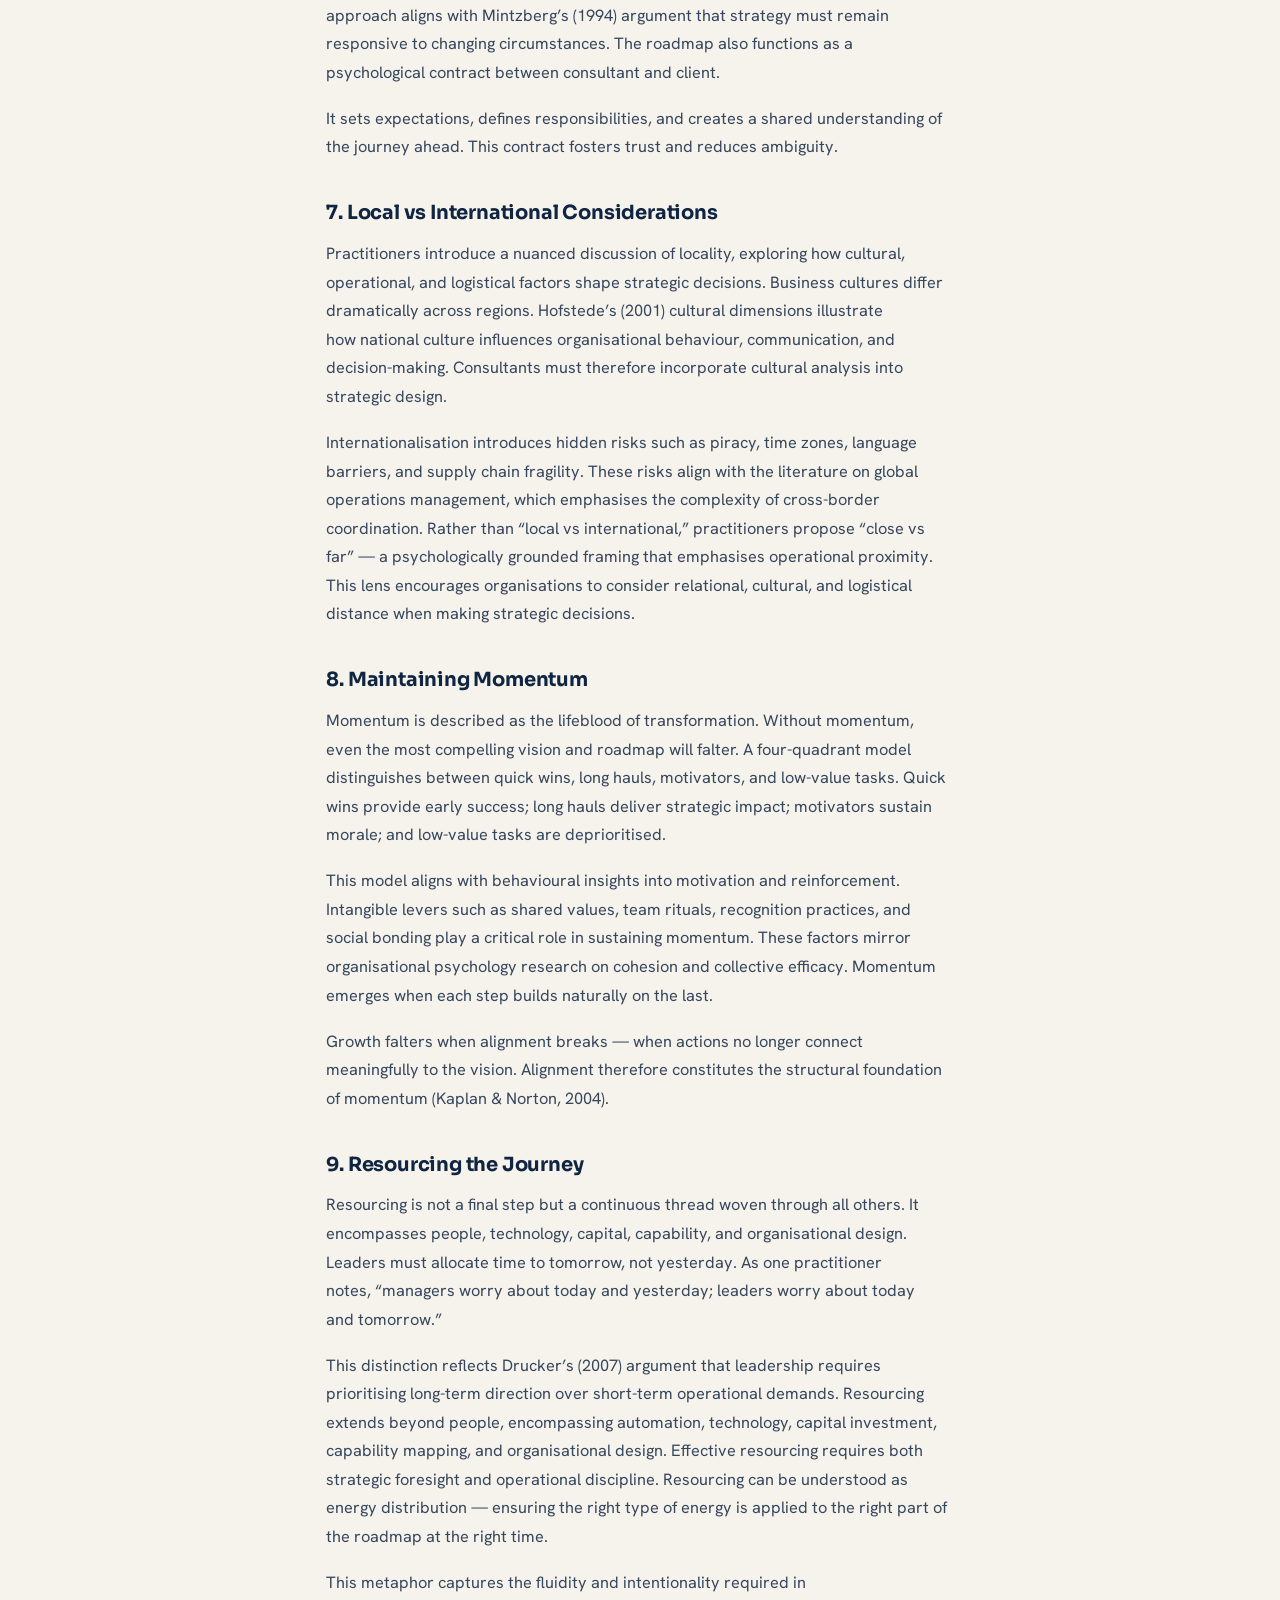
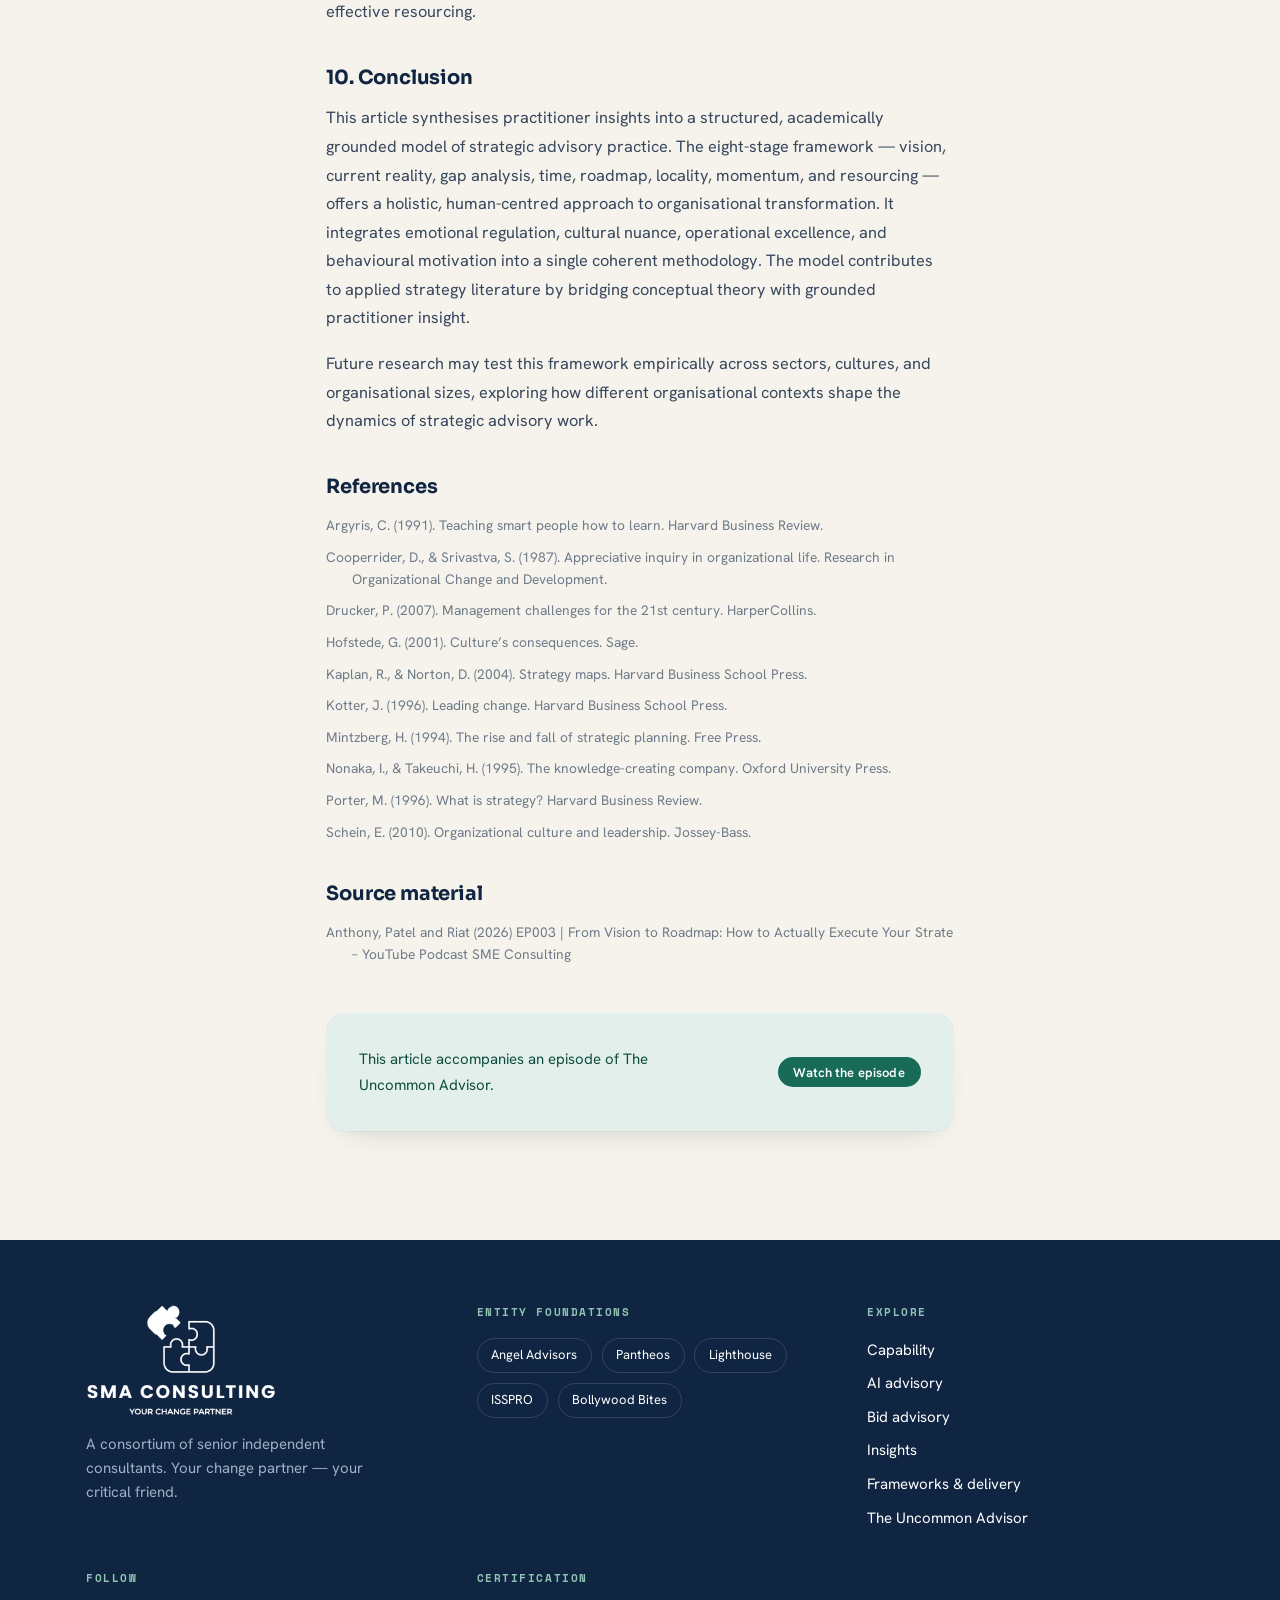
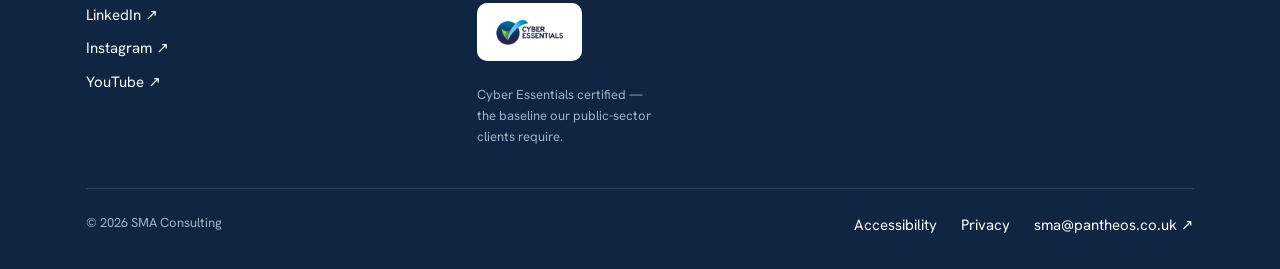
<file: insights/from-vision-to-momentum/index.html>
<!DOCTYPE html>
<html lang="en-GB">
<head>
<meta charset="utf-8" />
<meta name="viewport" content="width=device-width, initial-scale=1" />
<title>From Vision to Momentum: A Practitioner-Informed Framework for Strategic Advisory and Organisational Transformation — SMA Consulting</title>
<meta name="description" content="An eight-phase model of advisory practice — vision, current reality, gap analysis, time, roadmap, locality, momentum and resourcing — drawn from delivery across public sector, corporate and SME environments." />
<meta name="theme-color" content="#14294B" />
<link rel="canonical" href="https://sma-consulting.co.uk/insights/from-vision-to-momentum/" />
<meta property="og:type" content="article" />
<meta property="og:site_name" content="SMA Consulting" />
<meta property="og:title" content="From Vision to Momentum: A Practitioner-Informed Framework for Strategic Advisory and Organisational Transformation — SMA Consulting" />
<meta property="og:description" content="An eight-phase model of advisory practice — vision, current reality, gap analysis, time, roadmap, locality, momentum and resourcing — drawn from delivery across public sector, corporate and SME environments." />
<meta property="og:url" content="https://sma-consulting.co.uk/insights/from-vision-to-momentum/" />
<meta property="og:image" content="https://sma-consulting.co.uk/assets/og-card.jpg" />
<meta property="og:image:width" content="1200" />
<meta property="og:image:height" content="630" />
<meta name="twitter:card" content="summary_large_image" />
<link rel="icon" type="image/png" sizes="32x32" href="../../assets/favicon-32.png" />
<link rel="icon" type="image/png" sizes="512x512" href="../../assets/favicon-512.png" />
<link rel="apple-touch-icon" href="../../assets/apple-touch-icon.png" />
<link rel="preconnect" href="https://fonts.googleapis.com" />
<link rel="preconnect" href="https://fonts.gstatic.com" crossorigin />
<link rel="stylesheet" href="../../styles.css" />
<link rel="stylesheet" href="../../site.css" />
<script type="application/ld+json">{"@context":"https://schema.org","@type":"Article","headline":"From Vision to Momentum: A Practitioner-Informed Framework for Strategic Advisory and Organisational Transformation","description":"An eight-phase model of advisory practice — vision, current reality, gap analysis, time, roadmap, locality, momentum and resourcing — drawn from delivery across public sector, corporate and SME environments.","author":[{"@type":"Person","name":"Dr Stephen Anthony (Institute of Six Sigma Professionals)"},{"@type":"Person","name":"Meehir Patel"},{"@type":"Person","name":"Avneet Singh Riat (Angel Advisors)"}],"publisher":{"@type":"Organization","name":"SMA Consulting"},"image":"https://sma-consulting.co.uk/assets/og-card.jpg","mainEntityOfPage":"https://sma-consulting.co.uk/insights/from-vision-to-momentum/"}</script>
</head>
<body>
<a class="skip-link" href="#main">Skip to content</a><header class="site-header">
  <div class="sma-container site-header__inner">
    <a class="brand" href="../../"><img src="../../assets/logo-mark.webp" alt="" width="220" height="218" /><span>SMA Consulting</span></a>
    <div class="header-right">
      <nav class="nav" aria-label="Primary">
        <a href="../../#capability">Capability</a>
        <a href="../../ai-advisory/">AI Advisory</a>
        <a href="../../bid-advisory/">Bid Advisory</a>
        <a href="../../insights/" aria-current="page">Insights</a>
        <a href="../../#principals">Principals</a>
        <a href="../../#delivery">Delivery</a>
      </nav>
      <a href="../../#contact" class="sma-btn sma-btn--accent sma-btn--sm">Speak to a principal</a>
    </div>
  </div>
</header>
<main id="main">
<article style="padding-top: var(--space-7); padding-bottom: var(--section-y);">
  <div class="sma-container prose">
    <a class="back-link" href="../../insights/">&larr; All insights</a>
    <div class="article-card__meta" style="margin-bottom: var(--space-4);"><span class="article-card__kind">Paper</span><span class="article-card__date">30 July 2026</span><span class="article-card__date">8 min read</span></div>
    <h1>From Vision to Momentum: A Practitioner-Informed Framework for Strategic Advisory and Organisational Transformation</h1>
    <p class="article-head__series">Companion to The Uncommon Advisor, S1 E3</p>
    <p class="article-head__authors">Dr Stephen Anthony (Institute of Six Sigma Professionals), Meehir Patel, Avneet Singh Riat (Angel Advisors)</p>
<h2>1. Introduction</h2>
<p>Strategic advisory work occupies a complex and often misunderstood position within contemporary organisational practice. Although widely utilised across sectors, the nature of consulting engagements is frequently opaque to the organisations that rely upon them. Many leaders approach consultants with uncertainty, expressing confusion about what consultants actually do, how engagements unfold, and what value is created through the process. This ambiguity reflects a broader disconnect between the lived practice of consulting and the conceptual frameworks commonly presented in academic literature.</p>
<p>The insights that inform this article derive from experienced practitioners reflecting on their work across public sector, private sector, and SME environments. Their perspectives reveal a nuanced understanding of how organisations articulate vision, confront their current reality, and navigate the complexities of change. These insights provide a rich qualitative foundation for developing a structured, academically grounded model of strategic advisory practice. The article synthesises these practitioner perspectives into a coherent framework comprising eight interdependent phases: articulating vision, diagnosing current reality, conducting gap analysis, managing temporal horizons, constructing strategic roadmaps, navigating local versus international complexity, sustaining momentum, and resourcing transformation.</p>
<p>The aim is to bridge the gap between practitioner experience and academic theory, offering a holistic methodology for organisational transformation that is both conceptually rigorous and grounded in lived practice.</p>
<h2>2. Articulating Vision: The Foundational Act of Strategy</h2>
<p>Vision formation constitutes the foundational act of strategic engagement. It is not merely an aspirational statement but a communicative and cultural intervention that shapes organisational identity, direction, and momentum. As one practitioner notes, “unless you can articulate it… unless you can bring people along with you, it’s going nowhere.” This observation aligns with Kotter’s (1996) argument that vision must be compelling, communicable, and emotionally resonant if it is to mobilise collective action.</p>
<p>Vision operates fundamentally as a narrative. It is a story about the future that leaders must be able to tell, repeat, and embed within organisational discourse. Strategic narrative theory suggests that organisations mobilise around stories rather than abstract goals. Practitioners frequently assist clients in transforming vague aspirations into coherent narratives that can be communicated across the organisation.</p>
<p>This narrative function is essential for aligning stakeholders and establishing a shared understanding of strategic intent. Vision becomes most powerful when embedded within organisational culture. One practitioner draws on experience in heavy industry to illustrate this point, noting that in the steel sector, health and safety was present in “every meeting you would go to,” forming part of the organisation’s identity. This reflects Schein’s (2010) argument that culture is expressed through habitual practices, rituals, and shared assumptions.</p>
<p>When continuous improvement becomes part of the organisational DNA, it ceases to be a project and becomes a cultural norm. Vision formation is not a singular event but an iterative process. Practitioners describe multiple stages — initial exploration, formal articulation, mid-engagement recalibration, and final consolidation. This iterative model aligns with Mintzberg’s (1994) concept of emergent strategy, which recognises that strategy evolves through interaction, reflection, and adaptation rather than through a single moment of definition.</p>
<p>A recurring challenge in advisory work is distinguishing between what clients want and what they need. Organisations sometimes “over-vision and over-strive,” pursuing fashionable ideas such as artificial intelligence without considering whether these ambitions are realistic or aligned with organisational capability. Drucker (2007) argues that effective strategy requires disciplined focus on organisational strengths and genuine needs rather than on trends or managerial enthusiasm.</p>
<h2>3. Diagnosing Current Reality</h2>
<p>If vision defines the destination, diagnosis defines the starting point. Understanding the current situation is as important as articulating the future. Practitioners emphasise that clients often misperceive their current reality due to emotional overwhelm, operational noise, or cultural blind spots. Without a clear understanding of where the organisation stands, any roadmap becomes speculative.</p>
<p>Organisations devote disproportionate attention to analysing past performance. One consultant asks, “how many people are worrying about yesterday?” and notes that many leaders spend their time in production meetings, customer complaints meetings, and operational reviews. This backward-looking bias reflects Argyris’s (1991) observation that organisations often become trapped in defensive routines that inhibit learning and forward-looking analysis. Effective diagnosis requires a holistic assessment across multiple dimensions: financial performance, customer positioning, market dynamics, operational capability, technological maturity, cultural health, leadership behaviours, and organisational structure.</p>
<p>These dimensions mirror established diagnostic frameworks such as SWOT analysis and the broader strategic positioning literature (Porter, 1996). Diagnosis must be both structured and contextual, recognising the unique characteristics of each organisation. Diagnosis must acknowledge existing strengths. Practitioners note that clients often feel overwhelmed by what is not working, but consultants must help them recognise “there is actually quite a lot of things you are doing well.”</p>
<p>This approach aligns with Cooperrider and Srivastva’s (1987) appreciative inquiry, which argues that sustainable change is built on existing competencies rather than solely on problem identification. Diagnosis is not purely analytical; it is emotional. Organisations may feel shame, frustration, or defensiveness when confronting their current reality. Consultants must navigate these emotions with sensitivity, ensuring that diagnosis becomes a constructive process rather than a demoralising one.</p>
<p>Emotional intelligence is therefore a critical competency in advisory work. Gap analysis identifies the discrepancy between current state and desired future. It is the bridge between diagnosis and action. Practitioners describe two modes of gap analysis, reflecting differences between corporate and SME environments.</p>
<h2>4.Structured Gap Analysis in Corporate Contexts</h2>
<p>Corporates often possess abundant data, enabling structured gap analysis using SMART objectives, maturity models, KPI frameworks, and process maps. These tools allow consultants to quantify gaps, prioritise interventions, and construct detailed transformation plans. Structured gap analysis provides analytical clarity and supports evidence-based decision-making (Kaplan &amp; Norton, 2004). In smaller organisations, gap analysis emerges through dialogue, intuition, and market observation.</p>
<p>Practitioners describe engagements where “there was no mapping of anything… it was just conversation.” This conversational mode reflects the reality that SMEs often operate with tacit knowledge rather than formal documentation (Nonaka &amp; Takeuchi, 1995). Breaking gaps into themes such as leadership, culture, processes, technology, and values makes large visions cognitively manageable and aligns with modular strategy design. Thematic decomposition enhances clarity and supports phased implementation.</p>
<h2>5. Time Horizons and Strategic Temporality</h2>
<p>Time is both a constraint and a psychological factor in strategy execution. Practitioners explore how organisations conceptualise time and how these conceptions shape strategic behaviour. Timelines must be held “softly,” recognising that external forces such as market volatility, human emotion, and environmental change can disrupt rigid plans. This flexible temporality aligns with agile strategy methodologies.</p>
<p>Different cultures conceptualise time differently. Hofstede’s (2001) cultural dimensions illustrate how national culture influences organisational expectations around planning, pacing, and responsiveness. Consultants must understand these cultural orientations when designing strategy. The classic project management triangle illustrates how time interacts with cost and quality in non-linear ways.</p>
<p>Organisations must make conscious trade-offs, recognising that accelerating timelines may require additional resources or compromise quality.</p>
<h2>6. Constructing the Roadmap</h2>
<p>The roadmap transforms vision into actionable structure. It provides direction, reassurance, and a sense of progress. A roadmap is “a series of steps… a journey, not just the destination.” It breaks down complex transformations into manageable phases, reducing psychological tension and anchoring decision-making.</p>
<p>Roadmaps provide cognitive structure and operational clarity. Roadmaps must accommodate detours, obstacles, and emergent opportunities. This adaptive approach aligns with Mintzberg’s (1994) argument that strategy must remain responsive to changing circumstances. The roadmap also functions as a psychological contract between consultant and client.</p>
<p>It sets expectations, defines responsibilities, and creates a shared understanding of the journey ahead. This contract fosters trust and reduces ambiguity.</p>
<h2>7. Local vs International Considerations</h2>
<p>Practitioners introduce a nuanced discussion of locality, exploring how cultural, operational, and logistical factors shape strategic decisions. Business cultures differ dramatically across regions. Hofstede’s (2001) cultural dimensions illustrate how national culture influences organisational behaviour, communication, and decision-making. Consultants must therefore incorporate cultural analysis into strategic design.</p>
<p>Internationalisation introduces hidden risks such as piracy, time zones, language barriers, and supply chain fragility. These risks align with the literature on global operations management, which emphasises the complexity of cross-border coordination. Rather than “local vs international,” practitioners propose “close vs far” — a psychologically grounded framing that emphasises operational proximity. This lens encourages organisations to consider relational, cultural, and logistical distance when making strategic decisions.</p>
<h2>8. Maintaining Momentum</h2>
<p>Momentum is described as the lifeblood of transformation. Without momentum, even the most compelling vision and roadmap will falter. A four-quadrant model distinguishes between quick wins, long hauls, motivators, and low-value tasks. Quick wins provide early success; long hauls deliver strategic impact; motivators sustain morale; and low-value tasks are deprioritised.</p>
<p>This model aligns with behavioural insights into motivation and reinforcement. Intangible levers such as shared values, team rituals, recognition practices, and social bonding play a critical role in sustaining momentum. These factors mirror organisational psychology research on cohesion and collective efficacy. Momentum emerges when each step builds naturally on the last.</p>
<p>Growth falters when alignment breaks — when actions no longer connect meaningfully to the vision. Alignment therefore constitutes the structural foundation of momentum (Kaplan &amp; Norton, 2004).</p>
<h2>9. Resourcing the Journey</h2>
<p>Resourcing is not a final step but a continuous thread woven through all others. It encompasses people, technology, capital, capability, and organisational design. Leaders must allocate time to tomorrow, not yesterday. As one practitioner notes, “managers worry about today and yesterday; leaders worry about today and tomorrow.”</p>
<p>This distinction reflects Drucker’s (2007) argument that leadership requires prioritising long-term direction over short-term operational demands. Resourcing extends beyond people, encompassing automation, technology, capital investment, capability mapping, and organisational design. Effective resourcing requires both strategic foresight and operational discipline. Resourcing can be understood as energy distribution — ensuring the right type of energy is applied to the right part of the roadmap at the right time.</p>
<p>This metaphor captures the fluidity and intentionality required in effective resourcing.</p>
<h2>10. Conclusion</h2>
<p>This article synthesises practitioner insights into a structured, academically grounded model of strategic advisory practice. The eight-stage framework — vision, current reality, gap analysis, time, roadmap, locality, momentum, and resourcing — offers a holistic, human-centred approach to organisational transformation. It integrates emotional regulation, cultural nuance, operational excellence, and behavioural motivation into a single coherent methodology. The model contributes to applied strategy literature by bridging conceptual theory with grounded practitioner insight.</p>
<p>Future research may test this framework empirically across sectors, cultures, and organisational sizes, exploring how different organisational contexts shape the dynamics of strategic advisory work.</p>
<h2>References</h2>
<p class="ref">Argyris, C. (1991). Teaching smart people how to learn. Harvard Business Review.</p>
<p class="ref">Cooperrider, D., &amp; Srivastva, S. (1987). Appreciative inquiry in organizational life. Research in Organizational Change and Development.</p>
<p class="ref">Drucker, P. (2007). Management challenges for the 21st century. HarperCollins.</p>
<p class="ref">Hofstede, G. (2001). Culture’s consequences. Sage.</p>
<p class="ref">Kaplan, R., &amp; Norton, D. (2004). Strategy maps. Harvard Business School Press.</p>
<p class="ref">Kotter, J. (1996). Leading change. Harvard Business School Press.</p>
<p class="ref">Mintzberg, H. (1994). The rise and fall of strategic planning. Free Press.</p>
<p class="ref">Nonaka, I., &amp; Takeuchi, H. (1995). The knowledge-creating company. Oxford University Press.</p>
<p class="ref">Porter, M. (1996). What is strategy? Harvard Business Review.</p>
<p class="ref">Schein, E. (2010). Organizational culture and leadership. Jossey-Bass.</p>
<h2>Source material</h2>
<p class="ref">Anthony, Patel and Riat (2026) EP003 | From Vision to Roadmap: How to Actually Execute Your Strate – YouTube Podcast SME Consulting</p>
    <div class="sma-card sma-card--tint episode-cta">
      <p>This article accompanies an episode of The Uncommon Advisor.</p>
      <a href="https://youtu.be/M4i73E8ebDY" target="_blank" rel="noopener" class="sma-btn sma-btn--accent sma-btn--sm">Watch the episode</a>
    </div>
  </div>
</article>
</main>
<footer class="site-footer">
  <div class="sma-container">
    <div class="site-footer__cols">
      <div class="footer-brand">
        <img src="../../assets/logo-lockup-white.webp" alt="SMA Consulting" width="600" height="352" />
        <p>A consortium of senior independent consultants. Your change partner &mdash; your critical friend.</p>
      </div>
      <div>
        <div class="footer-head">Entity foundations</div>
        <ul class="chips"><li class="chip chip--on-ink">Angel Advisors</li><li class="chip chip--on-ink">Pantheos</li><li class="chip chip--on-ink">Lighthouse</li><li class="chip chip--on-ink">ISSPRO</li><li class="chip chip--on-ink">Bollywood Bites</li></ul>
      </div>
      <div>
        <div class="footer-head">Explore</div>
        <div class="footer-links">
          <a href="../../#capability">Capability</a>
          <a href="../../ai-advisory/">AI advisory</a>
          <a href="../../bid-advisory/">Bid advisory</a>
          <a href="../../insights/">Insights</a>
          <a href="../../#delivery">Frameworks &amp; delivery</a>
          <a href="../../#podcast">The Uncommon Advisor</a>
        </div>
      </div>
      <div>
        <div class="footer-head">Follow</div>
        <div class="footer-links">
          <a href="https://www.linkedin.com/company/sma-consulting-uk" target="_blank" rel="noopener">LinkedIn &#8599;</a>
          <a href="https://www.instagram.com/sma_consulting_uk/" target="_blank" rel="noopener">Instagram &#8599;</a>
          <a href="https://youtu.be/3t0z7GjU358" target="_blank" rel="noopener">YouTube &#8599;</a>
        </div>
      </div>
      <div>
        <div class="footer-head">Certification</div>
        <div class="cert-plate"><img src="../../assets/cyber-essentials.webp" alt="Cyber Essentials certified" width="420" height="199" /></div>
        <p class="cert-note">Cyber Essentials certified &mdash; the baseline our public-sector clients require.</p>
      </div>
    </div>
    <div class="site-footer__base">
      <span>&copy; 2026 SMA Consulting</span>
      <div class="footer-links" style="flex-direction: row; gap: var(--space-5);">
        <a href="../../accessibility/">Accessibility</a>
        <a href="../../privacy/">Privacy</a>
        <a href="mailto:sma@pantheos.co.uk">sma@pantheos.co.uk &#8599;</a>
      </div>
    </div>
  </div>
</footer>
</body>
</html>
</file>
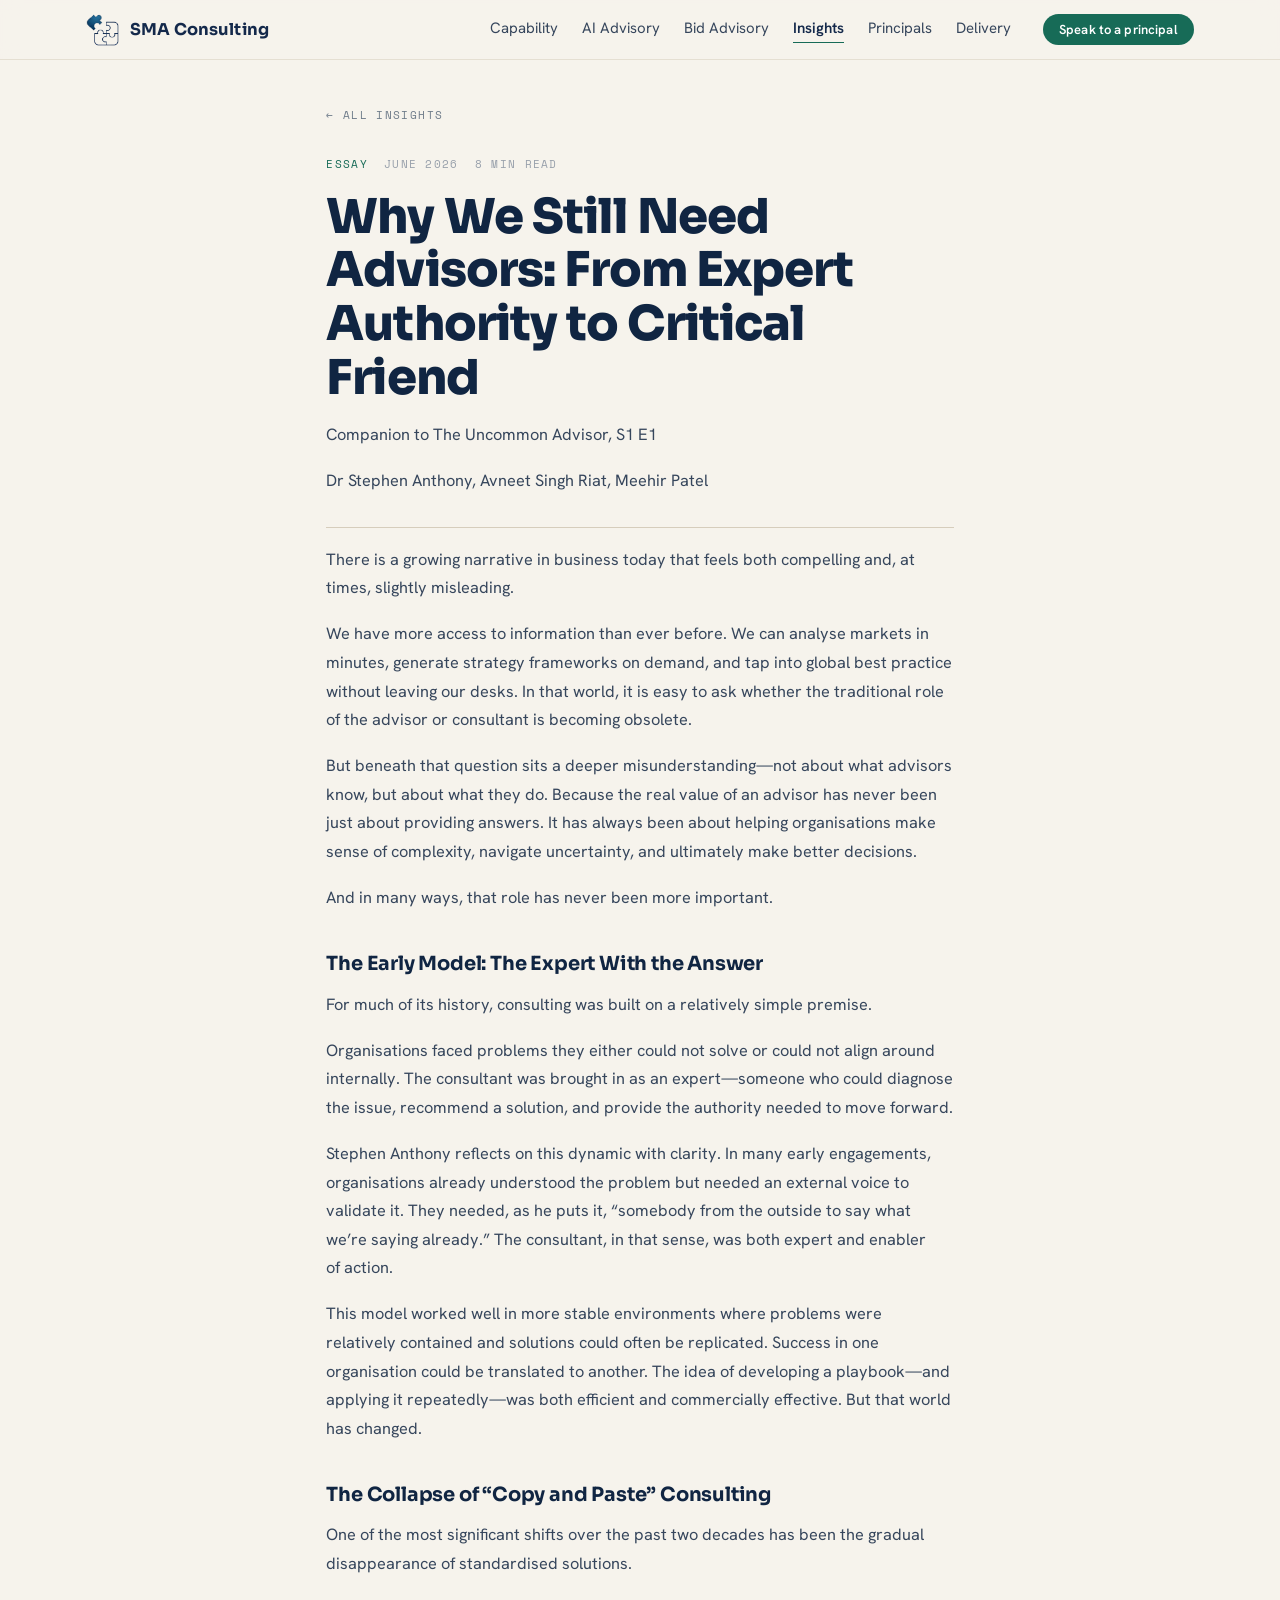
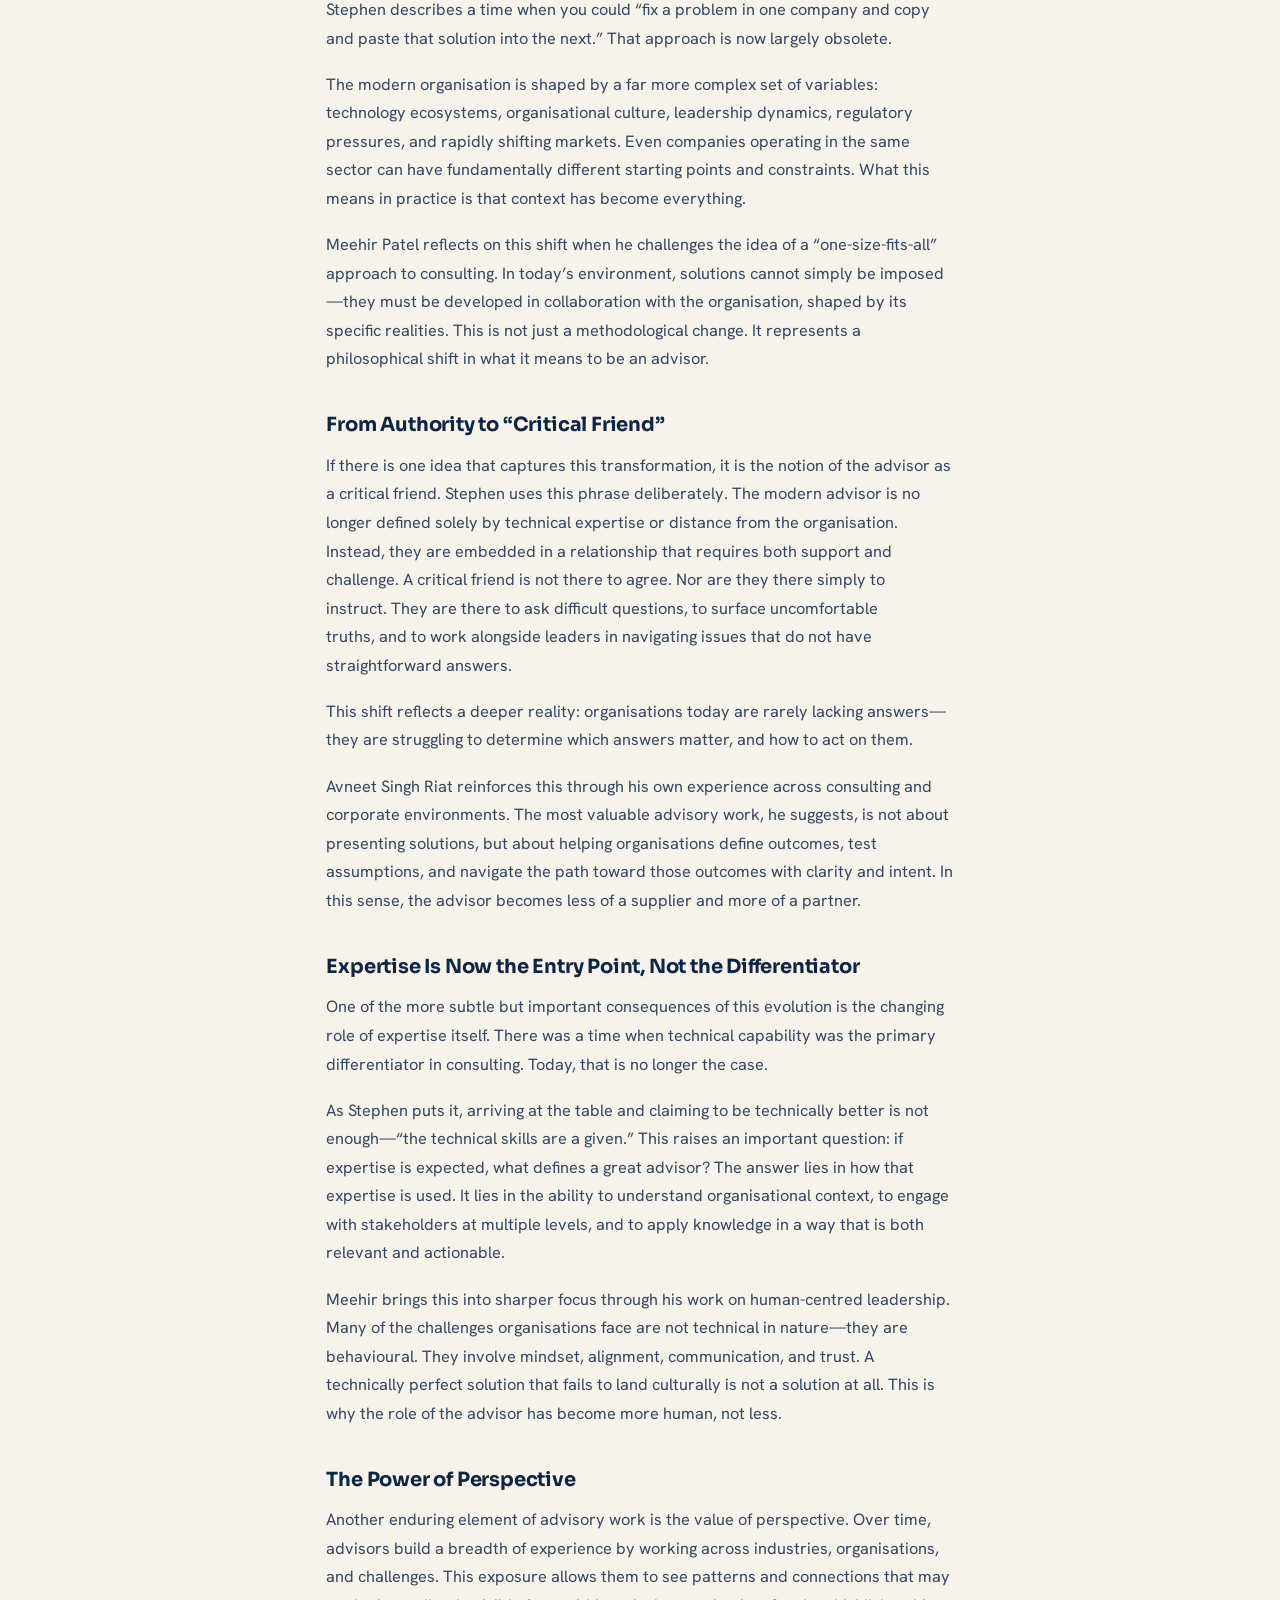
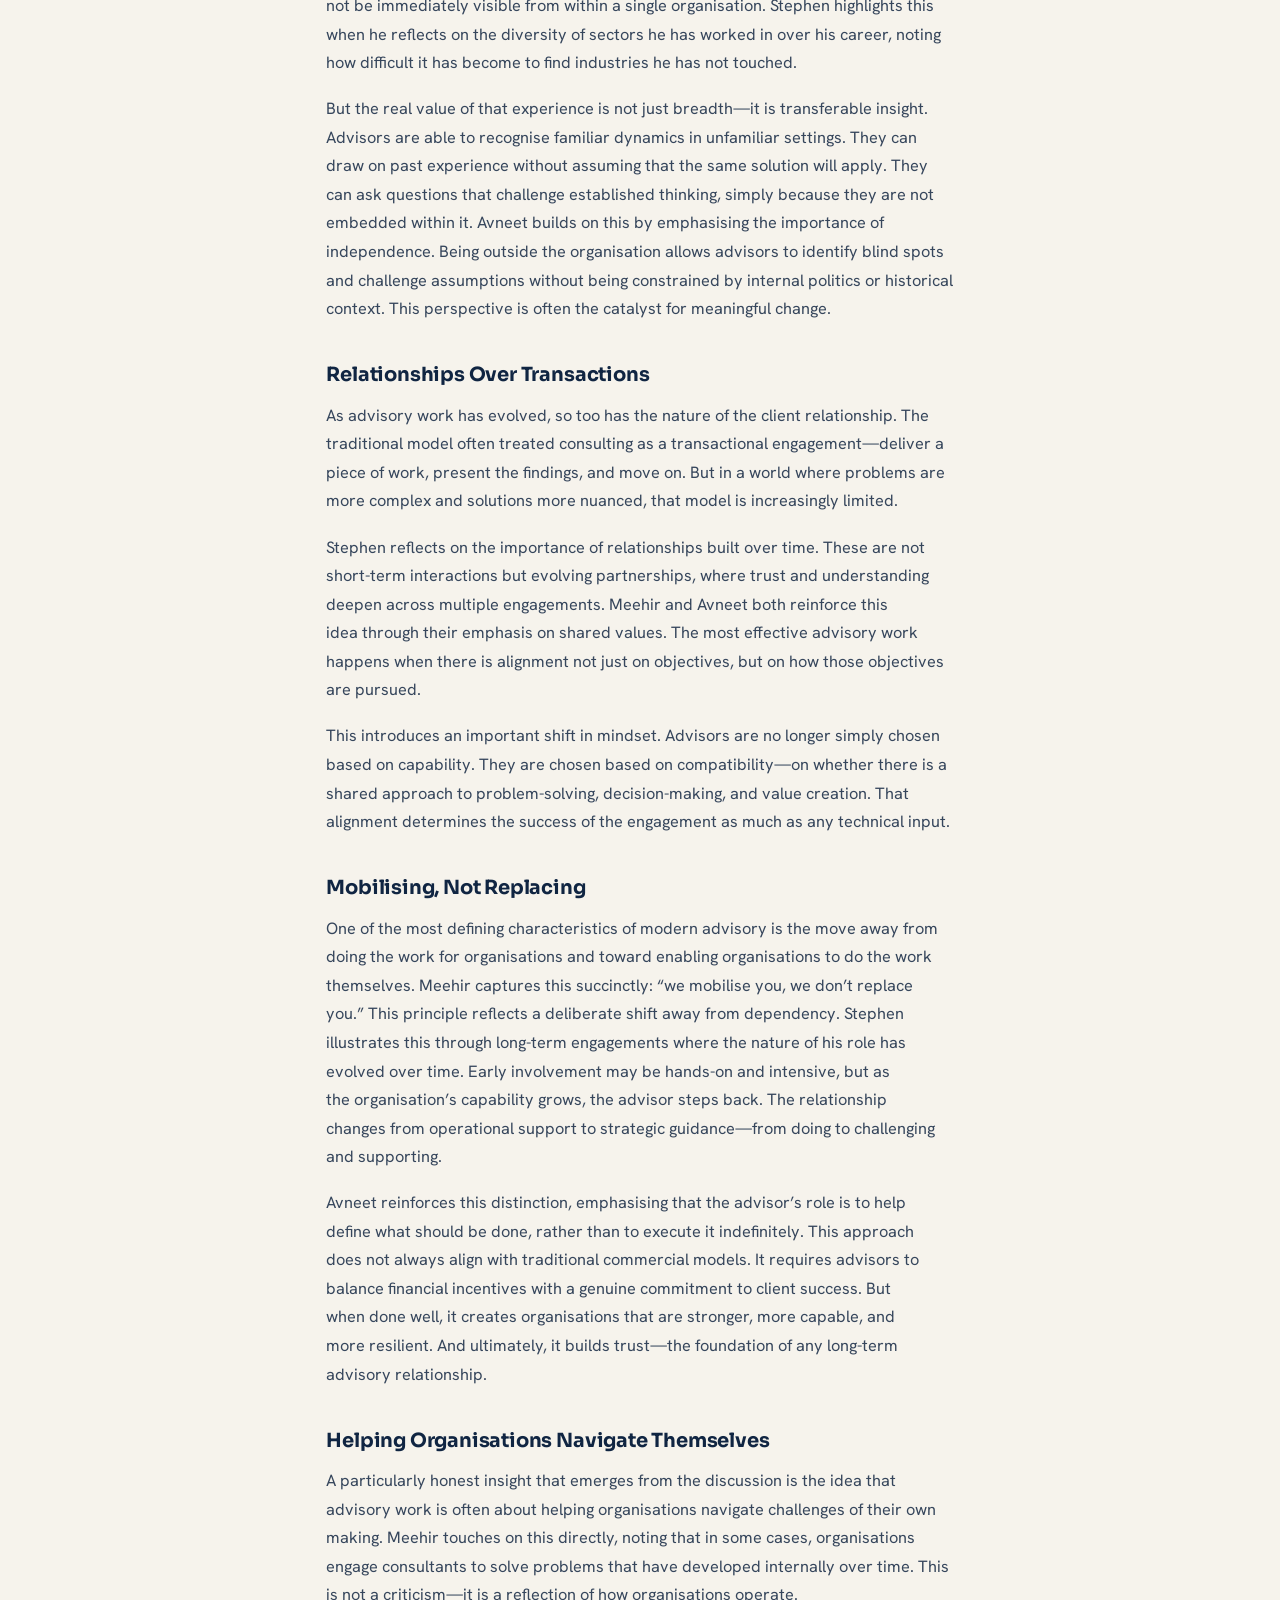
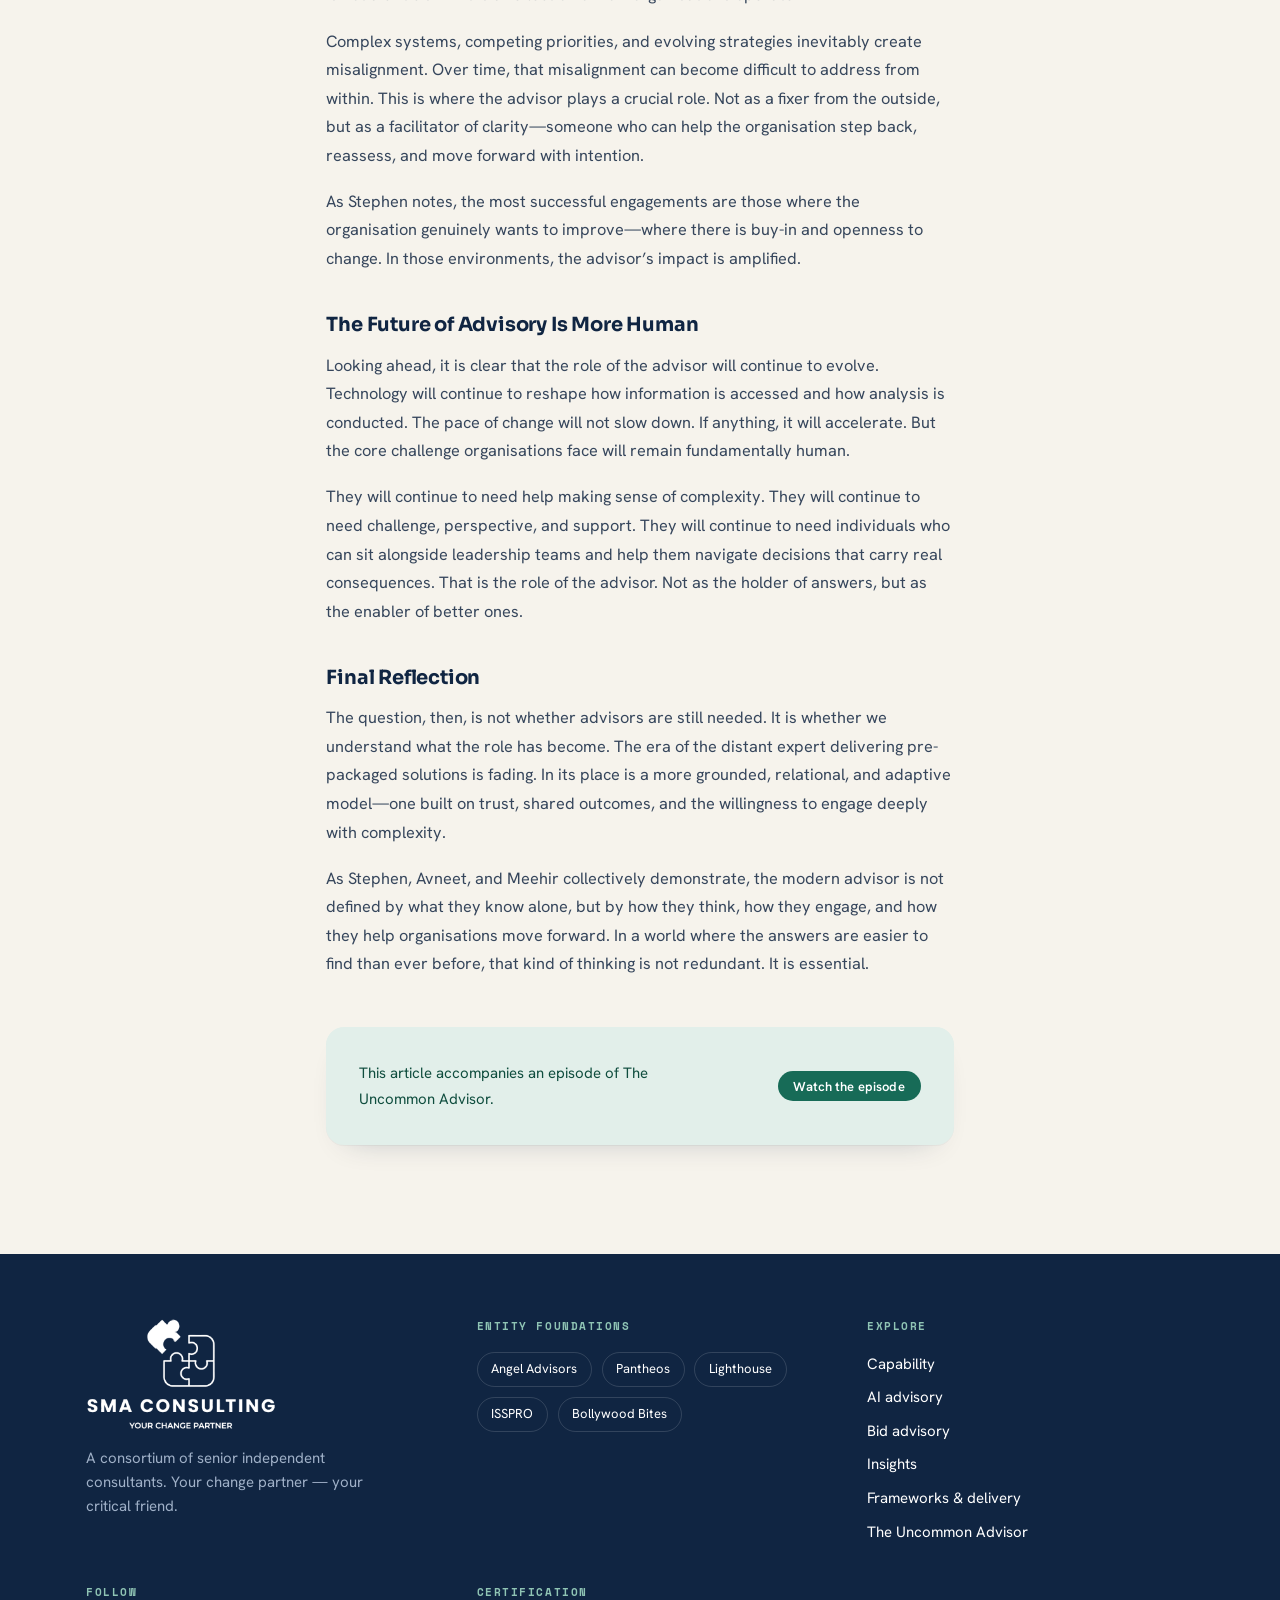
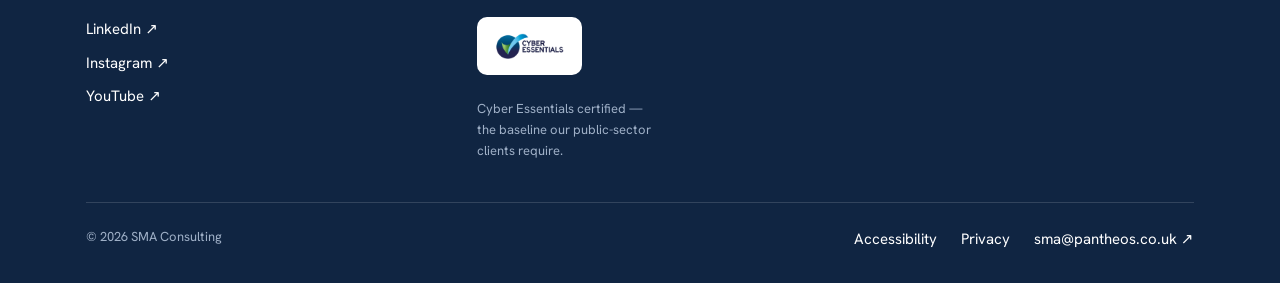
<file: insights/why-we-still-need-advisors/index.html>
<!DOCTYPE html>
<html lang="en-GB">
<head>
<meta charset="utf-8" />
<meta name="viewport" content="width=device-width, initial-scale=1" />
<title>Why We Still Need Advisors: From Expert Authority to Critical Friend — SMA Consulting</title>
<meta name="description" content="Information has never been more available, which makes the advisor question fair to ask. The answer is that the job was never the answers. It was helping organisations make sense of complexity and act on it." />
<meta name="theme-color" content="#14294B" />
<link rel="canonical" href="https://sma-consulting.co.uk/insights/why-we-still-need-advisors/" />
<meta property="og:type" content="article" />
<meta property="og:site_name" content="SMA Consulting" />
<meta property="og:title" content="Why We Still Need Advisors: From Expert Authority to Critical Friend — SMA Consulting" />
<meta property="og:description" content="Information has never been more available, which makes the advisor question fair to ask. The answer is that the job was never the answers. It was helping organisations make sense of complexity and act on it." />
<meta property="og:url" content="https://sma-consulting.co.uk/insights/why-we-still-need-advisors/" />
<meta property="og:image" content="https://sma-consulting.co.uk/assets/og-card.jpg" />
<meta property="og:image:width" content="1200" />
<meta property="og:image:height" content="630" />
<meta name="twitter:card" content="summary_large_image" />
<link rel="icon" type="image/png" sizes="32x32" href="../../assets/favicon-32.png" />
<link rel="icon" type="image/png" sizes="512x512" href="../../assets/favicon-512.png" />
<link rel="apple-touch-icon" href="../../assets/apple-touch-icon.png" />
<link rel="preconnect" href="https://fonts.googleapis.com" />
<link rel="preconnect" href="https://fonts.gstatic.com" crossorigin />
<link rel="stylesheet" href="../../styles.css" />
<link rel="stylesheet" href="../../site.css" />
<script type="application/ld+json">{"@context":"https://schema.org","@type":"Article","headline":"Why We Still Need Advisors: From Expert Authority to Critical Friend","description":"Information has never been more available, which makes the advisor question fair to ask. The answer is that the job was never the answers. It was helping organisations make sense of complexity and act on it.","author":[{"@type":"Person","name":"Dr Stephen Anthony"},{"@type":"Person","name":"Avneet Singh Riat"},{"@type":"Person","name":"Meehir Patel"}],"publisher":{"@type":"Organization","name":"SMA Consulting"},"image":"https://sma-consulting.co.uk/assets/og-card.jpg","mainEntityOfPage":"https://sma-consulting.co.uk/insights/why-we-still-need-advisors/"}</script>
</head>
<body>
<a class="skip-link" href="#main">Skip to content</a><header class="site-header">
  <div class="sma-container site-header__inner">
    <a class="brand" href="../../"><img src="../../assets/logo-mark.webp" alt="" width="220" height="218" /><span>SMA Consulting</span></a>
    <div class="header-right">
      <nav class="nav" aria-label="Primary">
        <a href="../../#capability">Capability</a>
        <a href="../../ai-advisory/">AI Advisory</a>
        <a href="../../bid-advisory/">Bid Advisory</a>
        <a href="../../insights/" aria-current="page">Insights</a>
        <a href="../../#principals">Principals</a>
        <a href="../../#delivery">Delivery</a>
      </nav>
      <a href="../../#contact" class="sma-btn sma-btn--accent sma-btn--sm">Speak to a principal</a>
    </div>
  </div>
</header>
<main id="main">
<article style="padding-top: var(--space-7); padding-bottom: var(--section-y);">
  <div class="sma-container prose">
    <a class="back-link" href="../../insights/">&larr; All insights</a>
    <div class="article-card__meta" style="margin-bottom: var(--space-4);"><span class="article-card__kind">Essay</span><span class="article-card__date">June 2026</span><span class="article-card__date">8 min read</span></div>
    <h1>Why We Still Need Advisors: From Expert Authority to Critical Friend</h1>
    <p class="article-head__series">Companion to The Uncommon Advisor, S1 E1</p>
    <p class="article-head__authors">Dr Stephen Anthony, Avneet Singh Riat, Meehir Patel</p>
<p>There is a growing narrative in business today that feels both compelling and, at times, slightly misleading.</p>
<p>We have more access to information than ever before. We can analyse markets in minutes, generate strategy frameworks on demand, and tap into global best practice without leaving our desks. In that world, it is easy to ask whether the traditional role of the advisor or consultant is becoming obsolete.</p>
<p>But beneath that question sits a deeper misunderstanding—not about what advisors know, but about what they do. Because the real value of an advisor has never been just about providing answers. It has always been about helping organisations make sense of complexity, navigate uncertainty, and ultimately make better decisions.</p>
<p>And in many ways, that role has never been more important.</p>
<h2>The Early Model: The Expert With the Answer</h2>
<p>For much of its history, consulting was built on a relatively simple premise.</p>
<p>Organisations faced problems they either could not solve or could not align around internally. The consultant was brought in as an expert—someone who could diagnose the issue, recommend a solution, and provide the authority needed to move forward.</p>
<p>Stephen Anthony reflects on this dynamic with clarity. In many early engagements, organisations already understood the problem but needed an external voice to validate it. They needed, as he puts it, “somebody from the outside to say what we’re saying already.” The consultant, in that sense, was both expert and enabler of action.</p>
<p>This model worked well in more stable environments where problems were relatively contained and solutions could often be replicated. Success in one organisation could be translated to another. The idea of developing a playbook—and applying it repeatedly—was both efficient and commercially effective. But that world has changed.</p>
<h2>The Collapse of “Copy and Paste” Consulting</h2>
<p>One of the most significant shifts over the past two decades has been the gradual disappearance of standardised solutions.</p>
<p>Stephen describes a time when you could “fix a problem in one company and copy and paste that solution into the next.” That approach is now largely obsolete.</p>
<p>The modern organisation is shaped by a far more complex set of variables: technology ecosystems, organisational culture, leadership dynamics, regulatory pressures, and rapidly shifting markets. Even companies operating in the same sector can have fundamentally different starting points and constraints. What this means in practice is that context has become everything.</p>
<p>Meehir Patel reflects on this shift when he challenges the idea of a “one-size-fits-all” approach to consulting. In today’s environment, solutions cannot simply be imposed—they must be developed in collaboration with the organisation, shaped by its specific realities. This is not just a methodological change. It represents a philosophical shift in what it means to be an advisor.</p>
<h2>From Authority to “Critical Friend”</h2>
<p>If there is one idea that captures this transformation, it is the notion of the advisor as a critical friend. Stephen uses this phrase deliberately. The modern advisor is no longer defined solely by technical expertise or distance from the organisation. Instead, they are embedded in a relationship that requires both support and challenge. A critical friend is not there to agree. Nor are they there simply to instruct. They are there to ask difficult questions, to surface uncomfortable truths, and to work alongside leaders in navigating issues that do not have straightforward answers.</p>
<p>This shift reflects a deeper reality: organisations today are rarely lacking answers—they are struggling to determine which answers matter, and how to act on them.</p>
<p>Avneet Singh Riat reinforces this through his own experience across consulting and corporate environments. The most valuable advisory work, he suggests, is not about presenting solutions, but about helping organisations define outcomes, test assumptions, and navigate the path toward those outcomes with clarity and intent. In this sense, the advisor becomes less of a supplier and more of a partner.</p>
<h2>Expertise Is Now the Entry Point, Not the Differentiator</h2>
<p>One of the more subtle but important consequences of this evolution is the changing role of expertise itself. There was a time when technical capability was the primary differentiator in consulting. Today, that is no longer the case.</p>
<p>As Stephen puts it, arriving at the table and claiming to be technically better is not enough—“the technical skills are a given.” This raises an important question: if expertise is expected, what defines a great advisor? The answer lies in how that expertise is used. It lies in the ability to understand organisational context, to engage with stakeholders at multiple levels, and to apply knowledge in a way that is both relevant and actionable.</p>
<p>Meehir brings this into sharper focus through his work on human-centred leadership. Many of the challenges organisations face are not technical in nature—they are behavioural. They involve mindset, alignment, communication, and trust. A technically perfect solution that fails to land culturally is not a solution at all. This is why the role of the advisor has become more human, not less.</p>
<h2>The Power of Perspective</h2>
<p>Another enduring element of advisory work is the value of perspective. Over time, advisors build a breadth of experience by working across industries, organisations, and challenges. This exposure allows them to see patterns and connections that may not be immediately visible from within a single organisation. Stephen highlights this when he reflects on the diversity of sectors he has worked in over his career, noting how difficult it has become to find industries he has not touched.</p>
<p>But the real value of that experience is not just breadth—it is transferable insight. Advisors are able to recognise familiar dynamics in unfamiliar settings. They can draw on past experience without assuming that the same solution will apply. They can ask questions that challenge established thinking, simply because they are not embedded within it. Avneet builds on this by emphasising the importance of independence. Being outside the organisation allows advisors to identify blind spots and challenge assumptions without being constrained by internal politics or historical context. This perspective is often the catalyst for meaningful change.</p>
<h2>Relationships Over Transactions</h2>
<p>As advisory work has evolved, so too has the nature of the client relationship. The traditional model often treated consulting as a transactional engagement—deliver a piece of work, present the findings, and move on. But in a world where problems are more complex and solutions more nuanced, that model is increasingly limited.</p>
<p>Stephen reflects on the importance of relationships built over time. These are not short-term interactions but evolving partnerships, where trust and understanding deepen across multiple engagements. Meehir and Avneet both reinforce this idea through their emphasis on shared values. The most effective advisory work happens when there is alignment not just on objectives, but on how those objectives are pursued.</p>
<p>This introduces an important shift in mindset. Advisors are no longer simply chosen based on capability. They are chosen based on compatibility—on whether there is a shared approach to problem-solving, decision-making, and value creation. That alignment determines the success of the engagement as much as any technical input.</p>
<h2>Mobilising, Not Replacing</h2>
<p>One of the most defining characteristics of modern advisory is the move away from doing the work for organisations and toward enabling organisations to do the work themselves. Meehir captures this succinctly: “we mobilise you, we don’t replace you.” This principle reflects a deliberate shift away from dependency. Stephen illustrates this through long-term engagements where the nature of his role has evolved over time. Early involvement may be hands-on and intensive, but as the organisation’s capability grows, the advisor steps back. The relationship changes from operational support to strategic guidance—from doing to challenging and supporting.</p>
<p>Avneet reinforces this distinction, emphasising that the advisor’s role is to help define what should be done, rather than to execute it indefinitely. This approach does not always align with traditional commercial models. It requires advisors to balance financial incentives with a genuine commitment to client success. But when done well, it creates organisations that are stronger, more capable, and more resilient. And ultimately, it builds trust—the foundation of any long-term advisory relationship.</p>
<h2>Helping Organisations Navigate Themselves</h2>
<p>A particularly honest insight that emerges from the discussion is the idea that advisory work is often about helping organisations navigate challenges of their own making. Meehir touches on this directly, noting that in some cases, organisations engage consultants to solve problems that have developed internally over time. This is not a criticism—it is a reflection of how organisations operate.</p>
<p>Complex systems, competing priorities, and evolving strategies inevitably create misalignment. Over time, that misalignment can become difficult to address from within. This is where the advisor plays a crucial role. Not as a fixer from the outside, but as a facilitator of clarity—someone who can help the organisation step back, reassess, and move forward with intention.</p>
<p>As Stephen notes, the most successful engagements are those where the organisation genuinely wants to improve—where there is buy-in and openness to change. In those environments, the advisor’s impact is amplified.</p>
<h2>The Future of Advisory Is More Human</h2>
<p>Looking ahead, it is clear that the role of the advisor will continue to evolve. Technology will continue to reshape how information is accessed and how analysis is conducted. The pace of change will not slow down. If anything, it will accelerate. But the core challenge organisations face will remain fundamentally human.</p>
<p>They will continue to need help making sense of complexity. They will continue to need challenge, perspective, and support. They will continue to need individuals who can sit alongside leadership teams and help them navigate decisions that carry real consequences. That is the role of the advisor. Not as the holder of answers, but as the enabler of better ones.</p>
<h2>Final Reflection</h2>
<p>The question, then, is not whether advisors are still needed. It is whether we understand what the role has become. The era of the distant expert delivering pre-packaged solutions is fading. In its place is a more grounded, relational, and adaptive model—one built on trust, shared outcomes, and the willingness to engage deeply with complexity.</p>
<p>As Stephen, Avneet, and Meehir collectively demonstrate, the modern advisor is not defined by what they know alone, but by how they think, how they engage, and how they help organisations move forward. In a world where the answers are easier to find than ever before, that kind of thinking is not redundant. It is essential.</p>
    <div class="sma-card sma-card--tint episode-cta">
      <p>This article accompanies an episode of The Uncommon Advisor.</p>
      <a href="https://youtu.be/3t0z7GjU358" target="_blank" rel="noopener" class="sma-btn sma-btn--accent sma-btn--sm">Watch the episode</a>
    </div>
  </div>
</article>
</main>
<footer class="site-footer">
  <div class="sma-container">
    <div class="site-footer__cols">
      <div class="footer-brand">
        <img src="../../assets/logo-lockup-white.webp" alt="SMA Consulting" width="600" height="352" />
        <p>A consortium of senior independent consultants. Your change partner &mdash; your critical friend.</p>
      </div>
      <div>
        <div class="footer-head">Entity foundations</div>
        <ul class="chips"><li class="chip chip--on-ink">Angel Advisors</li><li class="chip chip--on-ink">Pantheos</li><li class="chip chip--on-ink">Lighthouse</li><li class="chip chip--on-ink">ISSPRO</li><li class="chip chip--on-ink">Bollywood Bites</li></ul>
      </div>
      <div>
        <div class="footer-head">Explore</div>
        <div class="footer-links">
          <a href="../../#capability">Capability</a>
          <a href="../../ai-advisory/">AI advisory</a>
          <a href="../../bid-advisory/">Bid advisory</a>
          <a href="../../insights/">Insights</a>
          <a href="../../#delivery">Frameworks &amp; delivery</a>
          <a href="../../#podcast">The Uncommon Advisor</a>
        </div>
      </div>
      <div>
        <div class="footer-head">Follow</div>
        <div class="footer-links">
          <a href="https://www.linkedin.com/company/sma-consulting-uk" target="_blank" rel="noopener">LinkedIn &#8599;</a>
          <a href="https://www.instagram.com/sma_consulting_uk/" target="_blank" rel="noopener">Instagram &#8599;</a>
          <a href="https://youtu.be/3t0z7GjU358" target="_blank" rel="noopener">YouTube &#8599;</a>
        </div>
      </div>
      <div>
        <div class="footer-head">Certification</div>
        <div class="cert-plate"><img src="../../assets/cyber-essentials.webp" alt="Cyber Essentials certified" width="420" height="199" /></div>
        <p class="cert-note">Cyber Essentials certified &mdash; the baseline our public-sector clients require.</p>
      </div>
    </div>
    <div class="site-footer__base">
      <span>&copy; 2026 SMA Consulting</span>
      <div class="footer-links" style="flex-direction: row; gap: var(--space-5);">
        <a href="../../accessibility/">Accessibility</a>
        <a href="../../privacy/">Privacy</a>
        <a href="mailto:sma@pantheos.co.uk">sma@pantheos.co.uk &#8599;</a>
      </div>
    </div>
  </div>
</footer>
</body>
</html>
</file>
<file: styles.css>
/* ============================================================
   SMA CONSULTING — stylesheet entry point
   Links fonts + design-system tokens. Imports only.
   ============================================================ */

@import url("https://fonts.googleapis.com/css2?family=Hanken+Grotesk:wght@400;500;600;700;800&family=Sora:wght@400;500;600;700;800&family=Space+Mono:wght@400;700&display=swap");

@import "tokens/colors.css";
@import "tokens/typography.css";
@import "tokens/spacing.css";
@import "tokens/base.css";
@import "tokens/components.css";
</file>
<file: site.css>
/* ============================================================
   SMA CONSULTING — page layout
   Component classes live in tokens/components.css.
   This file carries page-level structure only.
   ============================================================ */

html { scroll-behavior: smooth; scroll-padding-top: 76px; }
body { background: var(--surface-page); color: var(--text-body); font-family: var(--font-body); margin: 0; }

a { color: var(--text-link); }
a:hover { color: var(--accent-hover); }

:focus-visible { outline: none; box-shadow: var(--focus-ring); border-radius: 4px; }

.skip-link {
  position: absolute; left: -9999px; top: 0; z-index: 200;
  background: var(--navy-900); color: #fff; padding: 0.8rem 1.2rem;
  font-size: var(--fs-body-sm); border-radius: 0 0 8px 0;
}
.skip-link:focus { left: 0; color: #fff; }

/* ---------------- Header ---------------- */
.site-header {
  position: sticky; top: 0; z-index: 60;
  background: rgba(246, 243, 236, 0.93);
  backdrop-filter: blur(10px);
  border-bottom: 1px solid var(--border);
}
.site-header__inner {
  display: flex; align-items: center; justify-content: space-between;
  gap: var(--space-5); flex-wrap: wrap;
  padding-top: 0.85rem; padding-bottom: 0.85rem;
}
.brand { display: flex; align-items: center; gap: 0.7rem; text-decoration: none; }
.brand img { height: 32px; width: auto; }
.brand span {
  font-family: var(--font-display); font-weight: var(--fw-bold);
  font-size: 1.02rem; letter-spacing: 0.01em; color: var(--navy-800);
}
.header-right { display: flex; align-items: center; gap: var(--space-6); flex-wrap: wrap; }
.nav { display: flex; gap: var(--space-5); flex-wrap: wrap; font-size: var(--fs-body-sm); }
.nav a {
  color: var(--text-body); text-decoration: none;
  padding-bottom: 2px; border-bottom: 1px solid transparent;
  transition: color var(--dur-fast) var(--ease-std), border-color var(--dur-fast) var(--ease-std);
}
.nav a:hover { color: var(--navy-800); border-bottom-color: var(--accent); }
.nav a[aria-current] { color: var(--navy-800); font-weight: var(--fw-semibold); border-bottom-color: var(--accent); }

/* Mobile and tablet header (below 1100px, where six nav items stop fitting):
   brand and call to action on one row, nav as a single swipeable row beneath,
   so the sticky header stays compact. */
@media (max-width: 1099px) {
  html { scroll-padding-top: 112px; }
  .site-header__inner { gap: 0.6rem var(--space-3); padding-top: 0.6rem; padding-bottom: 0.5rem; }
  .header-right { display: contents; }
  .brand { gap: 0.5rem; }
  .brand img { height: 28px; }
  .brand span { font-size: 0.95rem; }
  .header-right > .sma-btn { padding: 0.5em 0.85em; font-size: 0.75rem; }
  .nav {
    order: 3; flex: 1 0 100%; flex-wrap: nowrap; gap: var(--space-5);
    overflow-x: auto; scrollbar-width: none; -webkit-overflow-scrolling: touch;
    -webkit-mask-image: linear-gradient(to right, #000 calc(100% - 28px), transparent);
    mask-image: linear-gradient(to right, #000 calc(100% - 28px), transparent);
    margin-inline: calc(-1 * var(--gutter, 20px)); padding-inline: var(--gutter, 20px);
  }
  .nav::-webkit-scrollbar { display: none; }
  .nav a { flex: none; padding-block: 0.35rem 0.25rem; }
}
@media (max-width: 374px) {
  .brand span { display: none; }
}
@media (max-width: 480px) {
  .sma-btn--lg { white-space: normal; max-width: 100%; }
  .footer-links a { overflow-wrap: anywhere; }
  .contact-panel__row strong { overflow-wrap: anywhere; }
}

/* ---------------- Sections ---------------- */
.section { padding-block: var(--section-y); }
.section--tint { background: var(--surface-section); border-top: 1px solid var(--border); border-bottom: 1px solid var(--border); }
.section--rule { border-bottom: 1px solid var(--border); }
.section--ink { color: var(--text-on-ink); }
.ink-bg { background: radial-gradient(120% 90% at 50% 0%, #17335c 0%, var(--navy-900) 62%); }
.ink-bg--hero { background: radial-gradient(120% 95% at 72% 0%, #17335c 0%, var(--navy-900) 60%); }
.ink-bg--podcast { background: radial-gradient(110% 90% at 20% 0%, #17335c 0%, var(--navy-900) 65%); }

.section--ink h1, .section--ink h2 { color: #fff; }
.on-ink-muted { color: var(--text-on-ink-muted); }

/* ---------------- Hero ---------------- */
.hero { position: relative; overflow: hidden; padding-block: clamp(3.5rem, 2rem + 6vw, 7rem); }
.hero__watermark {
  position: absolute; right: -60px; top: 50%; transform: translateY(-50%);
  width: min(420px, 38vw); opacity: 0.06; pointer-events: none;
}
.hero__inner { position: relative; }
.hero h1 {
  font-family: var(--font-display); font-weight: var(--fw-extra);
  font-size: var(--fs-display-2); line-height: 1.05; letter-spacing: var(--ls-tight);
  color: #fff; margin: 0 0 var(--space-5); max-width: 16ch;
}
.hero__lead { font-size: var(--fs-lead); line-height: 1.5; max-width: 58ch; margin: 0 0 var(--space-7); }
.hero__actions { display: flex; flex-wrap: wrap; gap: var(--space-4); margin-bottom: clamp(2.5rem, 2rem + 3vw, 4rem); }
.hero__stats {
  display: grid; grid-template-columns: repeat(auto-fit, minmax(min(160px, 100%), 1fr));
  gap: var(--space-6); border-top: 1px solid var(--border-on-ink); padding-top: var(--space-6);
}

/* ---------------- Generic grids ---------------- */
.grid { display: grid; gap: var(--space-5); }
.grid--2 { grid-template-columns: repeat(auto-fit, minmax(min(300px, 100%), 1fr)); gap: var(--space-7) var(--space-9); }
.grid--cards { grid-template-columns: repeat(auto-fit, minmax(min(290px, 100%), 1fr)); }
.grid--cards-sm { grid-template-columns: repeat(auto-fit, minmax(min(250px, 100%), 1fr)); }
.grid--people { grid-template-columns: repeat(auto-fit, minmax(min(240px, 100%), 1fr)); }
.grid--four { grid-template-columns: repeat(auto-fit, minmax(min(230px, 100%), 1fr)); }
.align-center { align-items: center; }
.teaser-grid { grid-template-columns: repeat(2, minmax(0, 1fr)); gap: var(--space-4); }
@media (max-width: 420px) { .teaser-grid { grid-template-columns: 1fr; } }
/* Seven pillars plus the CTA card: let the CTA fill the last row when the grid has three columns. */
@media (min-width: 996px) { .capability-cta { grid-column: span 2; } }
.align-start { align-items: start; }

h2.section-title {
  font-family: var(--font-display); font-weight: var(--fw-bold);
  line-height: 1.15; letter-spacing: var(--ls-snug); color: var(--navy-900); margin: 0;
}
.section-head__lead { font-size: var(--fs-body); line-height: var(--lh-body); margin: 0; }
.head-row {
  display: flex; flex-wrap: wrap; align-items: flex-end;
  justify-content: space-between; gap: var(--space-5); margin-bottom: var(--space-7);
}

/* ---------------- Chips ---------------- */
.chips { list-style: none; margin: 0; padding: 0; display: flex; flex-wrap: wrap; gap: 0.6rem; }
.chip {
  font-family: var(--font-mono); font-size: 0.72rem; letter-spacing: 0.1em;
  text-transform: uppercase; color: var(--navy-800);
  border: 1px solid var(--border-strong); border-radius: var(--radius-pill);
  padding: 0.45rem 0.9rem;
}
.chip--card { background: var(--white); border-color: var(--border-card); letter-spacing: 0.08em; padding: 0.45rem 0.95rem; }
.chip--on-ink { color: #fff; border-color: var(--border-on-ink); font-family: var(--font-body); font-size: var(--fs-caption); text-transform: none; letter-spacing: 0; padding: 0.4rem 0.85rem; }

/* ---------------- Principals ---------------- */
.sma-principal__photo { aspect-ratio: 1 / 1; }

/* ---------------- Podcast ---------------- */
.podcast__hosts { display: flex; }
.podcast__host {
  width: 42px; height: 42px; border-radius: 50%;
  border: 2px solid var(--navy-900); background-color: var(--navy-700);
  background-size: cover; background-position: center top;
}
.podcast__host + .podcast__host { margin-left: -12px; }
.episode {
  display: grid; grid-template-columns: 132px 1fr; gap: var(--space-5);
  align-items: start; text-decoration: none;
  background: rgba(255, 255, 255, 0.05);
  border: 1px solid var(--border-on-ink); border-radius: var(--radius-lg);
  padding: var(--space-4);
  transition: background var(--dur) var(--ease-out), transform var(--dur) var(--ease-out);
}
.episode:hover { background: rgba(255, 255, 255, 0.1); transform: translateY(-3px); }
.episode__thumb { width: 100%; aspect-ratio: 16 / 9; border-radius: 10px; background: var(--navy-700); object-fit: cover; display: block; }
.episode__meta {
  display: flex; justify-content: space-between; gap: var(--space-4);
  font-family: var(--font-mono); font-size: 0.68rem; letter-spacing: 0.12em;
  text-transform: uppercase; color: var(--teal-300);
}
.episode__title { font-family: var(--font-display); font-size: 1.12rem; font-weight: var(--fw-bold); color: #fff; line-height: 1.25; }
@media (max-width: 560px) {
  .episode { grid-template-columns: 1fr; }
  .hero__watermark { display: none; }
}

/* ---------------- Framework register ---------------- */
.fw-group__head {
  display: flex; align-items: baseline; justify-content: space-between;
  gap: var(--space-4); border-bottom: 1px solid var(--border-card); padding-bottom: var(--space-3);
}
.fw-group__label { font-family: var(--font-mono); font-size: 0.7rem; font-weight: var(--fw-bold); letter-spacing: 0.14em; text-transform: uppercase; color: var(--accent); }
.fw-group__count { font-family: var(--font-mono); font-size: 0.7rem; color: var(--text-faint); }
.fw-list { list-style: none; margin: 0; padding: 0; display: flex; flex-direction: column; gap: var(--space-4); }
.fw-list li { display: flex; flex-direction: column; gap: 3px; }
.fw-name { font-family: var(--font-display); font-size: 1rem; font-weight: var(--fw-semibold); color: var(--navy-900); }
.fw-contract { font-size: var(--fs-caption); color: var(--text-body); line-height: 1.45; }
.fw-ref { font-family: var(--font-mono); font-size: 0.72rem; letter-spacing: 0.08em; color: var(--text-muted); }

.stat-band {
  display: flex; flex-wrap: wrap; gap: var(--space-6) var(--space-8); align-items: baseline;
  background: var(--surface-tint); border-radius: var(--radius-lg);
  padding: var(--space-5) var(--space-6); margin-bottom: var(--space-7);
}
.stat-band .sma-stat__figure { font-size: 2.4rem; }

/* ---------------- Impact filter ---------------- */
.filters { display: flex; flex-wrap: wrap; gap: 0.5rem; margin-bottom: var(--space-6); }
.filter {
  font-family: var(--font-mono); font-size: 0.7rem; letter-spacing: 0.1em; text-transform: uppercase;
  cursor: pointer; padding: 0.5rem 0.95rem; border-radius: var(--radius-pill);
  border: 1px solid var(--border-strong); background: transparent; color: var(--text-body);
  transition: all var(--dur-fast) var(--ease-out);
}
.filter:hover { border-color: var(--navy-800); color: var(--navy-800); }
.filter[aria-pressed="true"] { border-color: var(--navy-800); background: var(--navy-800); color: #fff; }
.impact-card__top { display: flex; align-items: center; justify-content: space-between; gap: var(--space-4); }
.impact-card__kpi { font-family: var(--font-display); font-size: 1.3rem; font-weight: var(--fw-extra); color: var(--accent); letter-spacing: -0.02em; white-space: nowrap; }
.impact-card h3 { font-family: var(--font-display); font-size: 1.1rem; font-weight: var(--fw-bold); color: var(--navy-900); margin: 0; }
.impact-card p { font-size: var(--fs-body-sm); line-height: 1.6; color: var(--text-body); margin: 0; }
[hidden] { display: none !important; }

/* ---------------- Contact panel ---------------- */
.contact-panel { display: flex; flex-direction: column; border: 1px solid var(--border-on-ink); border-radius: var(--radius-lg); overflow: hidden; }
.contact-panel__row {
  display: flex; justify-content: space-between; gap: var(--space-5);
  padding: var(--space-4) var(--space-5); font-size: var(--fs-body-sm);
}
.contact-panel__row + .contact-panel__row { border-top: 1px solid var(--border-on-ink); }
.contact-panel__row strong { color: #fff; }

/* ---------------- Footer ---------------- */
.site-footer { background: var(--navy-900); color: var(--text-on-ink); padding-top: var(--space-9); padding-bottom: var(--space-6); }
.site-footer__cols {
  display: grid; grid-template-columns: repeat(auto-fit, minmax(min(230px, 100%), 1fr));
  gap: var(--space-7) var(--space-9); padding-bottom: var(--space-7);
  border-bottom: 1px solid var(--border-on-ink);
}
.footer-brand { display: flex; flex-direction: column; gap: var(--space-4); align-items: flex-start; }
.footer-brand img { width: 190px; height: auto; }
.footer-brand p { font-size: var(--fs-body-sm); line-height: 1.6; color: var(--text-on-ink-muted); margin: 0; max-width: 36ch; }
.footer-head {
  font-family: var(--font-mono); font-size: 0.68rem; font-weight: var(--fw-bold);
  letter-spacing: 0.14em; text-transform: uppercase; color: var(--teal-300); margin-bottom: var(--space-4);
}
.footer-links { display: flex; flex-direction: column; gap: 0.6rem; font-size: var(--fs-body-sm); }
.footer-links a { color: #fff; text-decoration: none; }
.footer-links a:hover { color: var(--teal-300); }
.cert-plate { background: #fff; border-radius: 10px; padding: 0.7rem 0.9rem; display: inline-block; }
.cert-plate img { height: 36px; width: auto; display: block; }
.cert-note { font-size: var(--fs-caption); color: var(--text-on-ink-muted); margin: var(--space-4) 0 0; max-width: 28ch; }
.site-footer__base {
  display: flex; flex-wrap: wrap; justify-content: space-between; gap: var(--space-4);
  padding-top: var(--space-5); font-size: var(--fs-caption); color: var(--text-on-ink-muted);
}
.site-footer__base a { color: #fff; text-decoration: none; }
.site-footer__base a:hover { color: var(--teal-300); }

/* ---------------- AI advisory page ---------------- */
.credibility {
  display: flex; flex-wrap: wrap; align-items: center; gap: 0.75rem var(--space-6);
  padding-top: 1.15rem; padding-bottom: 1.15rem;
  font-family: var(--font-mono); font-size: 0.7rem; letter-spacing: 0.11em;
  text-transform: uppercase; color: var(--text-muted);
}
.credibility .sep { color: var(--accent); }
.steps { list-style: none; margin: 0; padding: 0; display: grid; grid-template-columns: repeat(auto-fit, minmax(min(260px, 100%), 1fr)); gap: var(--space-6) var(--space-7); }
.step { display: flex; flex-direction: column; gap: 0.85rem; padding-top: var(--space-4); border-top: 2px solid var(--navy-800); }
.step--last { border-top-color: var(--accent); }
.step__no { font-family: var(--font-mono); font-size: var(--fs-caption); font-weight: var(--fw-bold); letter-spacing: 0.12em; color: var(--steel-500); }
.step--last .step__no { color: var(--accent); }
.step h3 { font-family: var(--font-display); font-size: 1.2rem; font-weight: var(--fw-bold); color: var(--navy-900); margin: 0; }
.step p { font-size: var(--fs-body-sm); line-height: 1.6; color: var(--text-body); margin: 0; }

.price-table { border-top: 1px solid var(--border-strong); }
.price-row {
  display: flex; flex-wrap: wrap; align-items: baseline; gap: 0.4rem var(--space-6);
  padding-block: var(--space-5); border-bottom: 1px solid var(--border);
}
.price-row__name { flex: 1 1 240px; font-family: var(--font-display); font-size: 1.1rem; font-weight: var(--fw-semibold); color: var(--navy-900); }
.price-row__desc { flex: 2 1 300px; font-size: var(--fs-body-sm); line-height: 1.55; color: var(--text-body); }
.price-row__fig { flex: 0 0 auto; margin-left: auto; font-family: var(--font-mono); font-size: var(--fs-body-sm); color: var(--accent); text-align: right; }

.faq { border-top: 1px solid var(--border-strong); }
.faq details { border-bottom: 1px solid var(--border); padding-block: var(--space-4); }
.faq summary {
  cursor: pointer; display: flex; justify-content: space-between; align-items: center; gap: var(--space-4);
  font-family: var(--font-display); font-size: 1.02rem; font-weight: var(--fw-semibold); color: var(--navy-900);
  list-style: none;
}
.faq summary::-webkit-details-marker { display: none; }
.faq summary .pm { font-family: var(--font-mono); font-size: 1.1rem; color: var(--accent); flex: none; }
.faq summary .pm::after { content: "+"; }
.faq details[open] summary .pm::after { content: "\2013"; }
.faq p { margin: var(--space-3) 0 0; font-size: var(--fs-body-sm); line-height: 1.65; color: var(--text-body); max-width: 62ch; }

.govern-band { display: grid; grid-template-columns: repeat(auto-fit, minmax(min(260px, 100%), 1fr)); gap: var(--space-5) var(--space-7); align-items: center; }

/* ---------------- Insights ---------------- */
.article-card { display: flex; flex-direction: column; gap: var(--space-4); padding: var(--space-6); text-decoration: none; }
.article-card__meta {
  display: flex; align-items: center; gap: var(--space-4);
  font-family: var(--font-mono); font-size: 0.68rem; letter-spacing: 0.12em; text-transform: uppercase;
}
.article-card__kind { color: var(--accent); }
.article-card__date, .article-card__read { color: var(--text-faint); }
.article-card__read { margin-left: auto; }
.article-card h2 { font-family: var(--font-display); font-size: 1.32rem; font-weight: var(--fw-bold); line-height: 1.25; letter-spacing: -0.015em; color: var(--navy-900); margin: 0; }
.article-card p { font-size: var(--fs-body-sm); line-height: 1.6; color: var(--text-body); margin: 0; }
.article-card__authors { font-size: var(--fs-caption); color: var(--text-muted); margin: 0; }
.article-card__foot {
  display: flex; align-items: center; gap: var(--space-5); margin-top: auto;
  padding-top: var(--space-4); border-top: 1px solid var(--border-card);
  font-size: var(--fs-body-sm); font-weight: var(--fw-semibold); color: var(--accent);
}

.prose { max-width: 720px; }
.prose h1 {
  font-family: var(--font-display); font-weight: var(--fw-extra); font-size: var(--fs-h1);
  line-height: 1.12; letter-spacing: var(--ls-tight); color: var(--navy-900); margin: 0 0 var(--space-4);
}
.prose h2 {
  font-family: var(--font-display); font-size: 1.22rem; font-weight: var(--fw-bold);
  line-height: 1.3; letter-spacing: -0.01em; color: var(--navy-900); margin: 2.4rem 0 0.9rem;
}
.prose p { font-size: 1.02rem; line-height: 1.75; color: var(--ink-700); margin: 0 0 1.1rem; text-wrap: pretty; }
.prose li { font-size: 1.02rem; line-height: 1.7; color: var(--ink-700); margin: 0 0 0.5rem; padding-left: 1.3rem; border-left: 2px solid var(--accent); list-style: none; }
.prose ul { margin: 0 0 1.1rem; padding: 0; display: flex; flex-direction: column; gap: 0.2rem; }
.prose .ref { font-size: 0.86rem; line-height: 1.6; color: var(--text-muted); margin: 0 0 0.6rem; padding-left: 1.6rem; text-indent: -1.6rem; }
.article-head__series { font-size: var(--fs-lead); line-height: 1.5; color: var(--text-body); margin: 0 0 var(--space-5); }
.article-head__authors { font-size: var(--fs-body-sm); color: var(--text-muted); margin: 0 0 var(--space-6); padding-bottom: var(--space-6); border-bottom: 1px solid var(--border-strong); }
.back-link {
  display: inline-block; font-family: var(--font-mono); font-size: 0.7rem;
  letter-spacing: 0.12em; text-transform: uppercase; color: var(--text-muted);
  text-decoration: none; margin-bottom: var(--space-6);
}
.back-link:hover { color: var(--accent); }
.episode-cta { margin-top: var(--space-8); display: flex; flex-wrap: wrap; align-items: center; justify-content: space-between; gap: var(--space-4); }
.episode-cta p { font-size: var(--fs-body-sm); color: var(--teal-800); margin: 0; max-width: 40ch; }

/* ---------------- Legal / 404 ---------------- */
.narrow { max-width: var(--container-narrow); }
.legal h2 { font-family: var(--font-display); font-size: 1.3rem; font-weight: var(--fw-bold); color: var(--navy-900); margin: 2rem 0 0.6rem; }
.legal p, .legal li { font-size: var(--fs-body); line-height: var(--lh-body); color: var(--ink-700); }

@media (prefers-reduced-motion: reduce) {
  html { scroll-behavior: auto; }
  *, *::before, *::after { transition-duration: 0.001ms !important; animation-duration: 0.001ms !important; }
}
</file>
